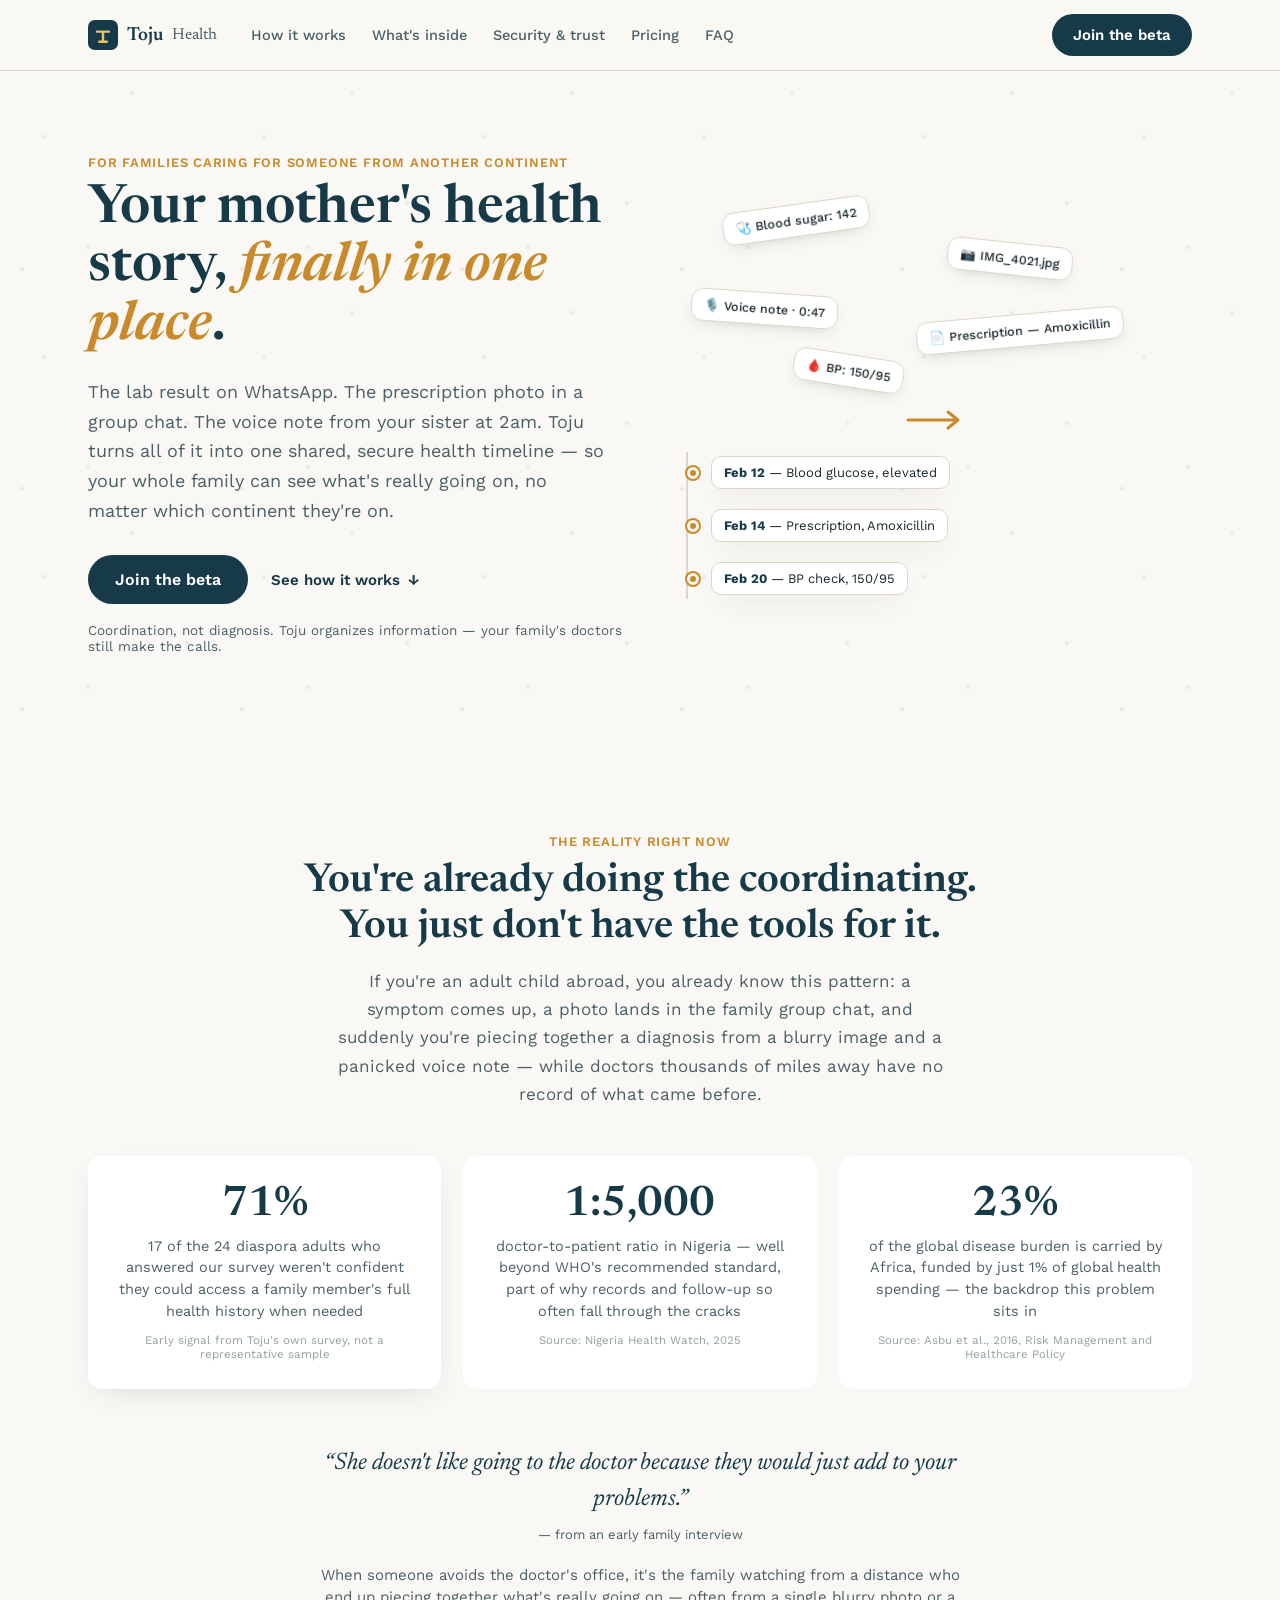
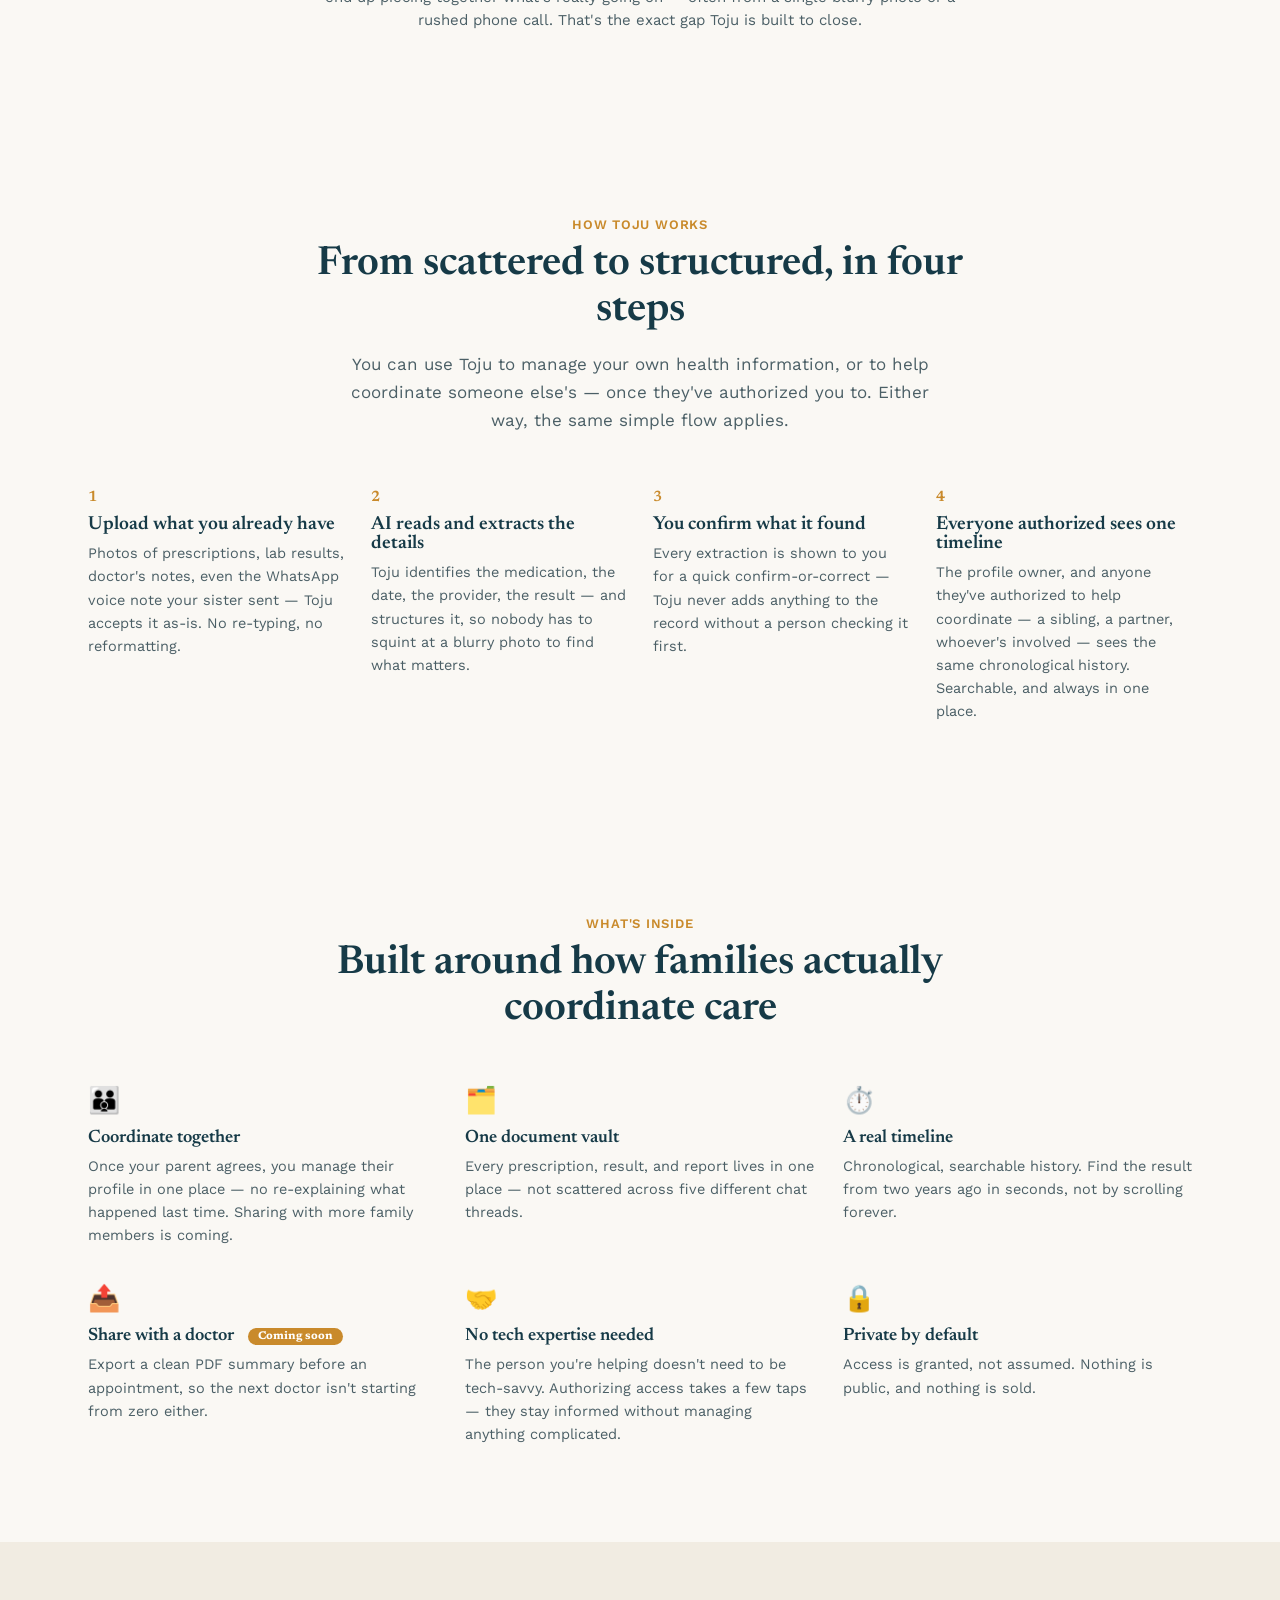
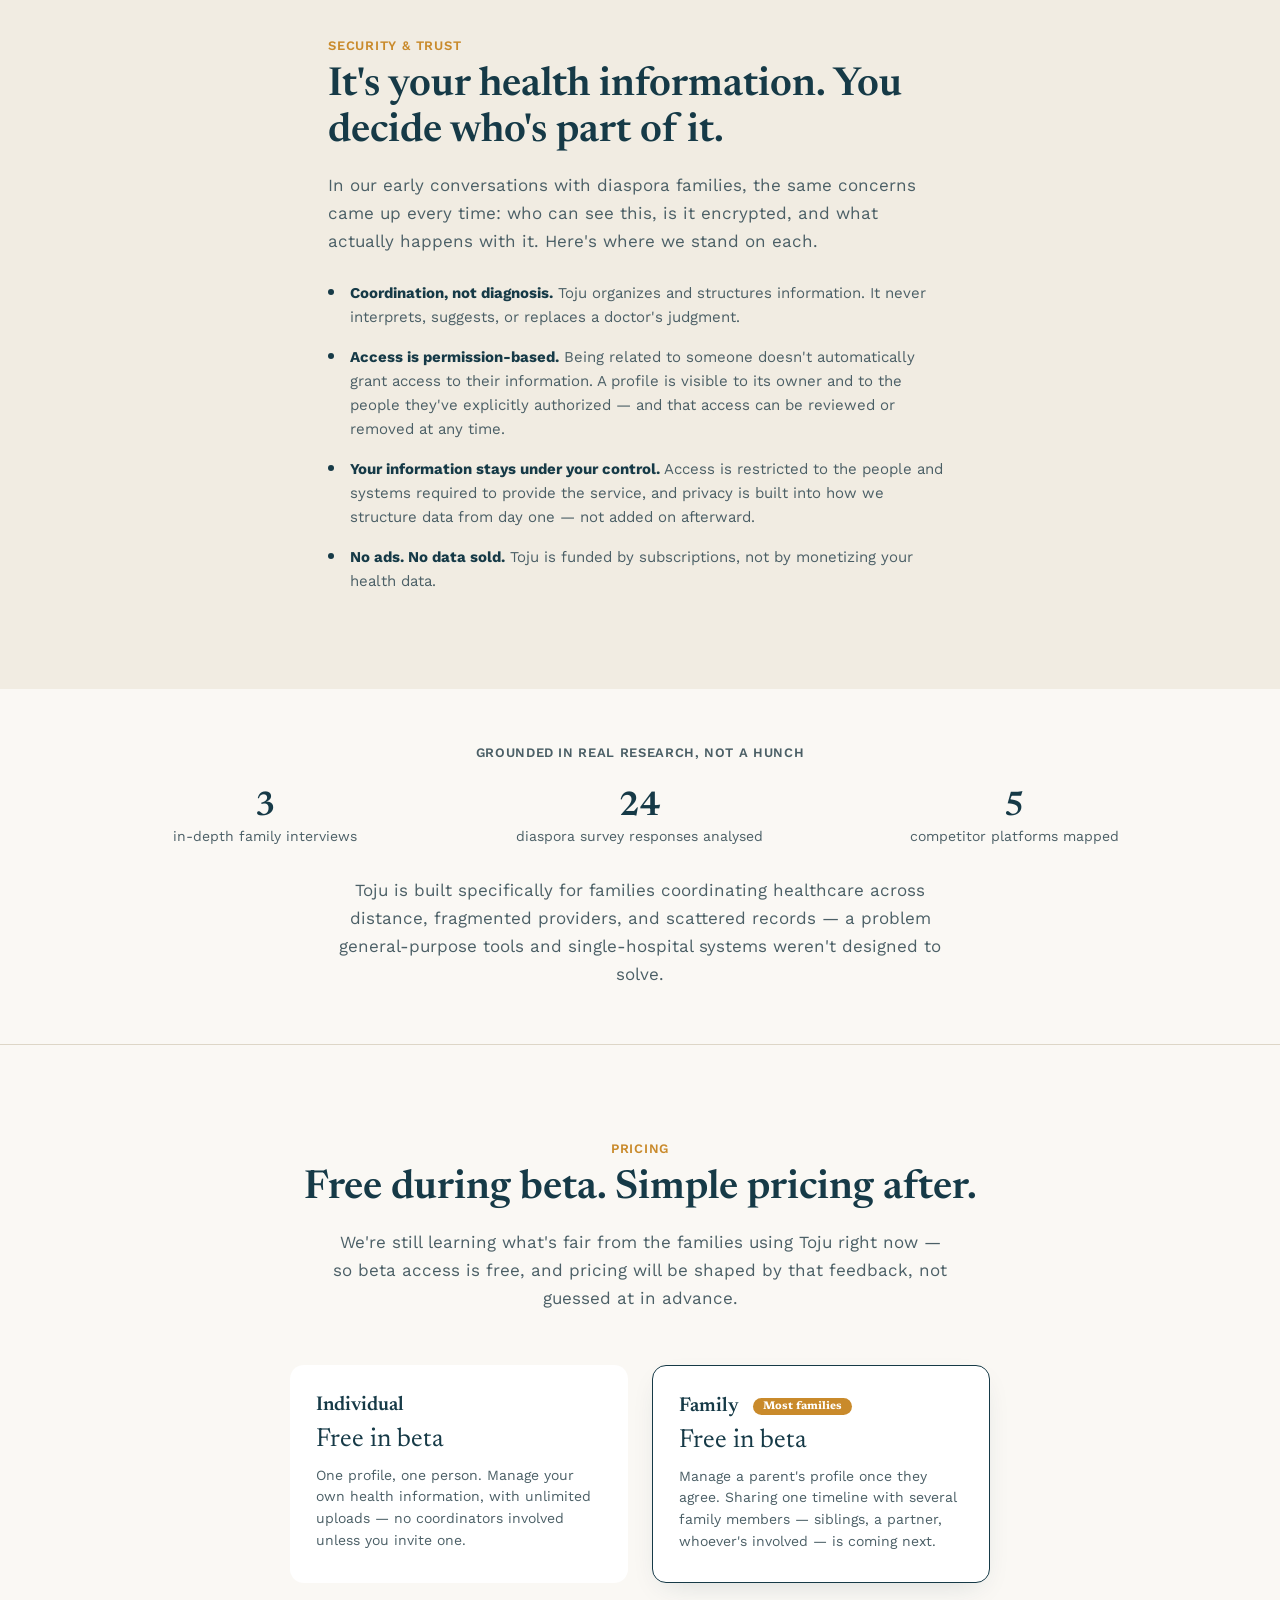
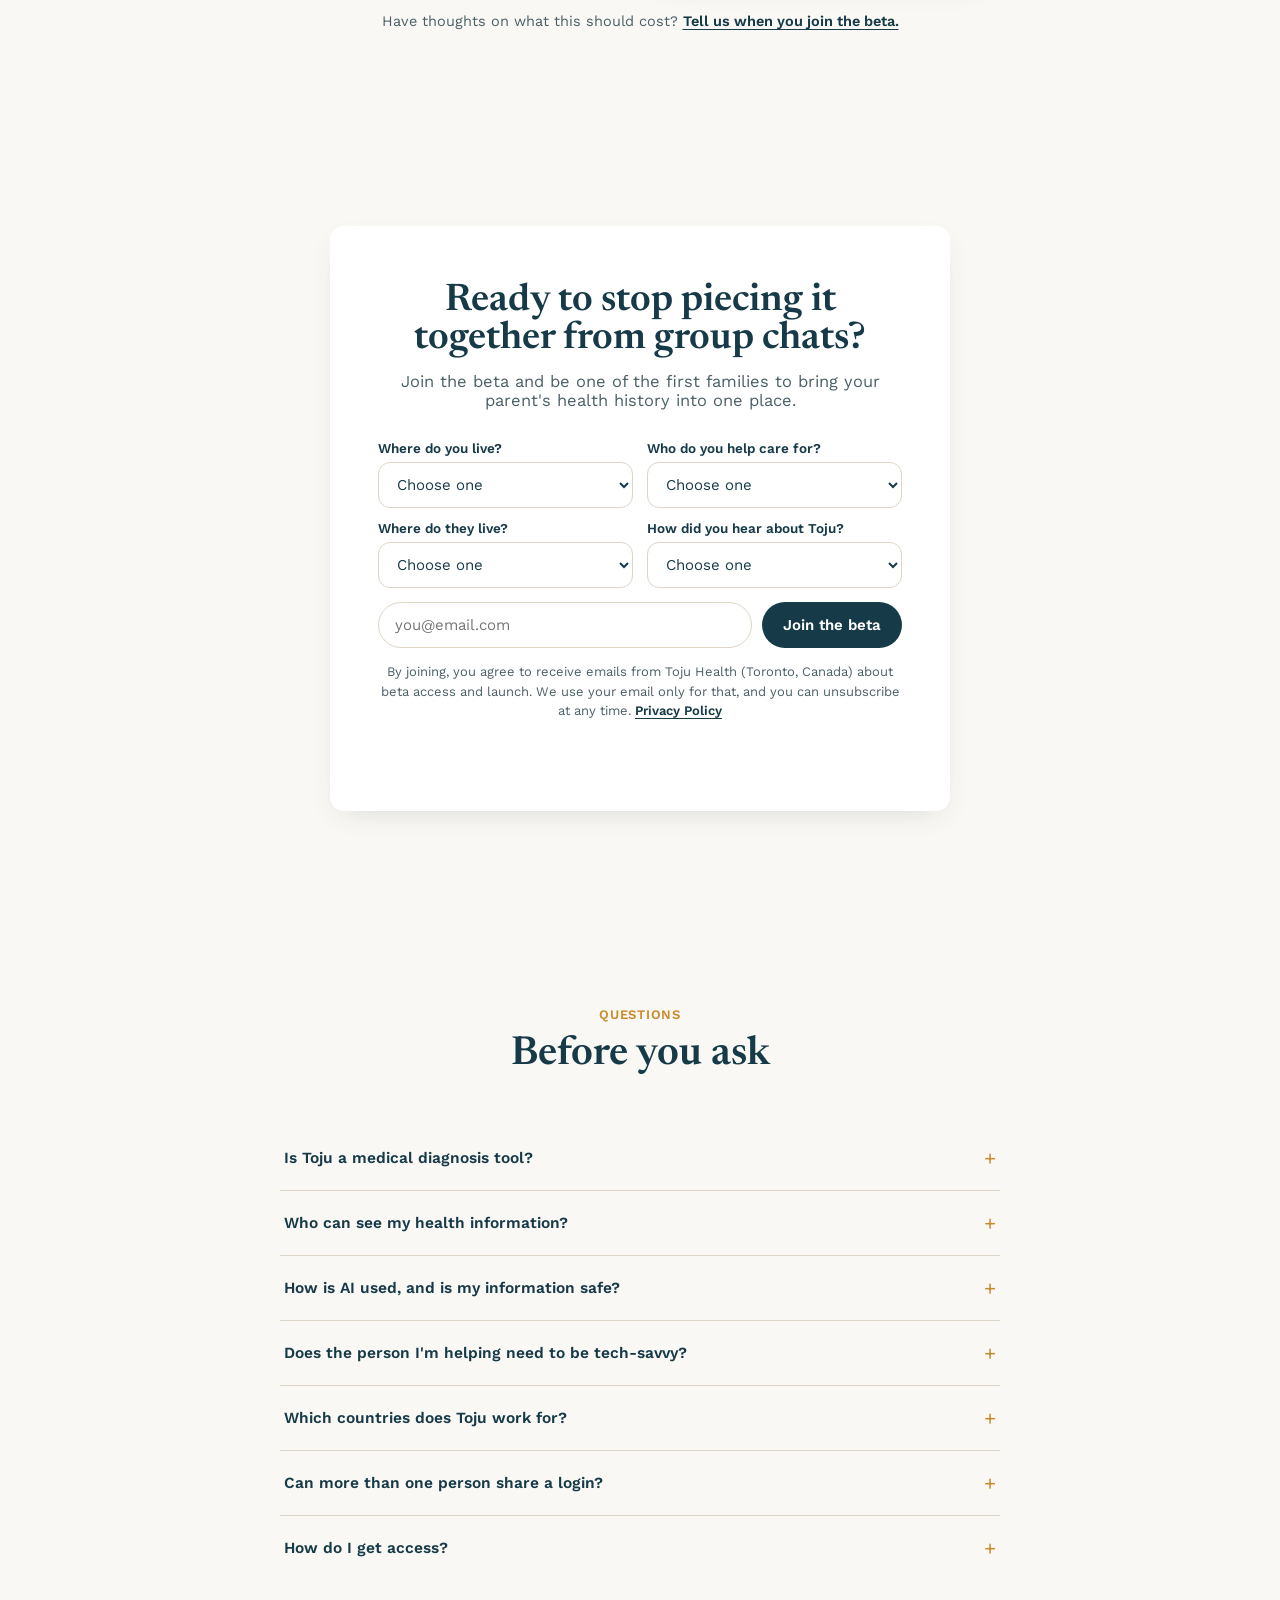
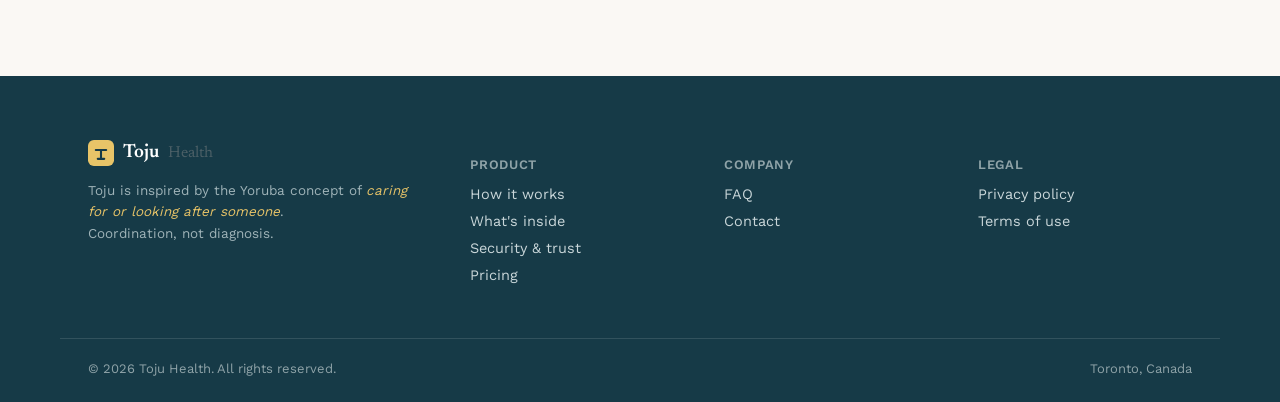
<file: index.html>
<!DOCTYPE html>
<html lang="en">
<head>
<meta charset="UTF-8">
<meta name="viewport" content="width=device-width, initial-scale=1.0">
<title>Toju Health — One health timeline for the family you're caring for from afar</title>
<meta name="description" content="Toju Health turns scattered WhatsApp photos, voice notes, and paper records into one shared, secure health timeline — so families can coordinate care across distance, with permission built into every step.">
<link rel="icon" href="data:image/svg+xml,<svg xmlns=%22http://www.w3.org/2000/svg%22 viewBox=%220 0 100 100%22><rect width=%22100%22 height=%22100%22 rx=%2222%22 fill=%22%23163A47%22/><path d=%22M30 38h40M50 38v34M38 72h24%22 stroke=%22%23E8C468%22 stroke-width=%228%22 stroke-linecap=%22round%22/></svg>">
<link rel="stylesheet" href="styles.css">
</head>
<body>

<!-- ============ NAV ============ -->
<header class="nav" id="nav">
  <div class="wrap nav__inner">
    <a href="#top" class="nav__logo">
      <span class="nav__mark" aria-hidden="true">
        <svg viewBox="0 0 40 40" width="30" height="30"><rect width="40" height="40" rx="9" fill="#163A47"/><path d="M12 15.5H28M20 15.5V29M15 29H25" stroke="#E8C468" stroke-width="3.2" stroke-linecap="round"/></svg>
      </span>
      Toju <span class="nav__logo-sub">Health</span>
    </a>
    <nav class="nav__links" id="navLinks">
      <a href="#how-it-works">How it works</a>
      <a href="#features">What's inside</a>
      <a href="#trust">Security &amp; trust</a>
      <a href="#pricing">Pricing</a>
      <a href="#faq">FAQ</a>
    </nav>
    <div class="nav__cta">
      <a href="#waitlist" class="btn btn--primary">Join the beta</a>
    </div>
    <button class="nav__burger" id="navBurger" aria-label="Open menu" aria-expanded="false">
      <span></span><span></span><span></span>
    </button>
  </div>
</header>

<main id="top">

  <!-- ============ HERO ============ -->
  <section class="hero">
    <div class="hero__pattern" aria-hidden="true"></div>
    <div class="wrap hero__inner">
      <div class="hero__copy">
        <p class="eyebrow">For families caring for someone from another continent</p>
        <h1>Your mother's health story, <em>finally in one place</em>.</h1>
        <p class="hero__lede">
          The lab result on WhatsApp. The prescription photo in a group chat. The voice note from your sister at 2am.
          Toju turns all of it into one shared, secure health timeline — so your whole family can see what's really going on, no matter which continent they're on.
        </p>
        <div class="hero__actions">
          <a href="#waitlist" class="btn btn--primary btn--lg">Join the beta</a>
          <a href="#how-it-works" class="btn btn--text">See how it works <span aria-hidden="true">↓</span></a>
        </div>
        <p class="hero__note">Coordination, not diagnosis. Toju organizes information — your family's doctors still make the calls.</p>
      </div>

      <div class="hero__visual" aria-hidden="true">
        <div class="chaos" id="chaosGroup">
          <div class="chaos__bubble b1">🩺 Blood sugar: 142</div>
          <div class="chaos__bubble b2">📷 IMG_4021.jpg</div>
          <div class="chaos__bubble b3">🎙️ Voice note · 0:47</div>
          <div class="chaos__bubble b4">📄 Prescription — Amoxicillin</div>
          <div class="chaos__bubble b5">🩸 BP: 150/95</div>
        </div>
        <svg class="arrow" viewBox="0 0 60 24" width="60" height="24"><path d="M2 12h50M42 4l10 8-10 8" stroke="#C98A2B" stroke-width="3" fill="none" stroke-linecap="round" stroke-linejoin="round"/></svg>
        <div class="timeline" id="timelineGroup">
          <div class="timeline__line"></div>
          <div class="timeline__node" style="--i:0"><span class="timeline__dot"></span><div class="timeline__card"><b>Feb 12</b> — Blood glucose, elevated</div></div>
          <div class="timeline__node" style="--i:1"><span class="timeline__dot"></span><div class="timeline__card"><b>Feb 14</b> — Prescription, Amoxicillin</div></div>
          <div class="timeline__node" style="--i:2"><span class="timeline__dot"></span><div class="timeline__card"><b>Feb 20</b> — BP check, 150/95</div></div>
        </div>
      </div>
    </div>
  </section>

  <!-- ============ PROBLEM ============ -->
  <section class="problem">
    <div class="wrap">
      <p class="eyebrow eyebrow--center">The reality right now</p>
      <h2 class="section-title section-title--center">You're already doing the coordinating.<br>You just don't have the tools for it.</h2>
      <p class="section-lede section-lede--center">
        If you're an adult child abroad, you already know this pattern: a symptom comes up, a photo lands in the family group chat,
        and suddenly you're piecing together a diagnosis from a blurry image and a panicked voice note — while doctors thousands of miles away have no record of what came before.
      </p>

      <div class="stat-grid">
        <div class="stat-card stat-card--lead">
          <span class="stat-card__num">71%</span>
          <span class="stat-card__label">17 of the 24 diaspora adults who answered our survey weren't confident they could access a family member's full health history when needed</span>
          <span class="stat-card__source">Early signal from Toju's own survey, not a representative sample</span>
        </div>
        <div class="stat-card">
          <span class="stat-card__num">1:5,000</span>
          <span class="stat-card__label">doctor-to-patient ratio in Nigeria — well beyond WHO's recommended standard, part of why records and follow-up so often fall through the cracks</span>
          <span class="stat-card__source">Source: Nigeria Health Watch, 2025</span>
        </div>
        <div class="stat-card">
          <span class="stat-card__num">23%</span>
          <span class="stat-card__label">of the global disease burden is carried by Africa, funded by just 1% of global health spending — the backdrop this problem sits in</span>
          <span class="stat-card__source">Source: Asbu et al., 2016, Risk Management and Healthcare Policy</span>
        </div>
      </div>

      <div class="problem__quote">
        <p>“She doesn't like going to the doctor because they would just add to your problems.”</p>
        <span>— from an early family interview</span>
        <p class="problem__quote-bridge">When someone avoids the doctor's office, it's the family watching from a distance who end up piecing together what's really going on — often from a single blurry photo or a rushed phone call. That's the exact gap Toju is built to close.</p>
      </div>
    </div>
  </section>

  <!-- ============ HOW IT WORKS ============ -->
  <section class="how" id="how-it-works">
    <div class="wrap">
      <p class="eyebrow eyebrow--center">How Toju works</p>
      <h2 class="section-title section-title--center">From scattered to structured, in four steps</h2>
      <p class="section-lede section-lede--center">
        You can use Toju to manage your own health information, or to help coordinate someone else's — once they've authorized you to.
        Either way, the same simple flow applies.
      </p>

      <div class="how__grid">
        <div class="how__step">
          <span class="how__num">1</span>
          <h3>Upload what you already have</h3>
          <p>Photos of prescriptions, lab results, doctor's notes, even the WhatsApp voice note your sister sent — Toju accepts it as-is. No re-typing, no reformatting.</p>
        </div>
        <div class="how__step">
          <span class="how__num">2</span>
          <h3>AI reads and extracts the details</h3>
          <p>Toju identifies the medication, the date, the provider, the result — and structures it, so nobody has to squint at a blurry photo to find what matters.</p>
        </div>
        <div class="how__step">
          <span class="how__num">3</span>
          <h3>You confirm what it found</h3>
          <p>Every extraction is shown to you for a quick confirm-or-correct — Toju never adds anything to the record without a person checking it first.</p>
        </div>
        <div class="how__step">
          <span class="how__num">4</span>
          <h3>Everyone authorized sees one timeline</h3>
          <p>The profile owner, and anyone they've authorized to help coordinate — a sibling, a partner, whoever's involved — sees the same chronological history. Searchable, and always in one place.</p>
        </div>
      </div>
    </div>
  </section>

  <!-- ============ FEATURES ============ -->
  <section class="features" id="features">
    <div class="wrap">
      <p class="eyebrow eyebrow--center">What's inside</p>
      <h2 class="section-title section-title--center">Built around how families actually coordinate care</h2>

      <div class="feature-grid">
        <div class="feature">
          <div class="feature__icon" aria-hidden="true">👪</div>
          <h3>Coordinate together</h3>
          <p>Once your parent agrees, you manage their profile in one place — no re-explaining what happened last time. Sharing with more family members is coming.</p>
        </div>
        <div class="feature">
          <div class="feature__icon" aria-hidden="true">🗂️</div>
          <h3>One document vault</h3>
          <p>Every prescription, result, and report lives in one place — not scattered across five different chat threads.</p>
        </div>
        <div class="feature">
          <div class="feature__icon" aria-hidden="true">⏱️</div>
          <h3>A real timeline</h3>
          <p>Chronological, searchable history. Find the result from two years ago in seconds, not by scrolling forever.</p>
        </div>
        <div class="feature">
          <div class="feature__icon" aria-hidden="true">📤</div>
          <h3>Share with a doctor <span class="price-card__tag">Coming soon</span></h3>
          <p>Export a clean PDF summary before an appointment, so the next doctor isn't starting from zero either.</p>
        </div>
        <div class="feature">
          <div class="feature__icon" aria-hidden="true">🤝</div>
          <h3>No tech expertise needed</h3>
          <p>The person you're helping doesn't need to be tech-savvy. Authorizing access takes a few taps — they stay informed without managing anything complicated.</p>
        </div>
        <div class="feature">
          <div class="feature__icon" aria-hidden="true">🔒</div>
          <h3>Private by default</h3>
          <p>Access is granted, not assumed. Nothing is public, and nothing is sold.</p>
        </div>
      </div>
    </div>
  </section>

  <!-- ============ TRUST ============ -->
  <section class="trust" id="trust">
    <div class="wrap trust__inner">
      <div class="trust__copy">
        <p class="eyebrow">Security &amp; trust</p>
        <h2 class="section-title">It's your health information. You decide who's part of it.</h2>
        <p class="section-lede">
          In our early conversations with diaspora families, the same concerns came up every time: who can see this, is it encrypted, and what actually happens with it.
          Here's where we stand on each.
        </p>
        <ul class="trust__list">
          <li><b>Coordination, not diagnosis.</b> Toju organizes and structures information. It never interprets, suggests, or replaces a doctor's judgment.</li>
          <li><b>Access is permission-based.</b> Being related to someone doesn't automatically grant access to their information. A profile is visible to its owner and to the people they've explicitly authorized — and that access can be reviewed or removed at any time.</li>
          <li><b>Your information stays under your control.</b> Access is restricted to the people and systems required to provide the service, and privacy is built into how we structure data from day one — not added on afterward.</li>
          <li><b>No ads. No data sold.</b> Toju is funded by subscriptions, not by monetizing your health data.</li>
        </ul>
      </div>
    </div>
  </section>

  <!-- ============ VALIDATION / INVESTOR STRIP ============ -->
  <section class="validation">
    <div class="wrap">
      <p class="validation__label">Grounded in real research, not a hunch</p>
      <div class="validation__row">
        <div class="validation__item"><span>3</span>in-depth family interviews</div>
        <div class="validation__item"><span>24</span>diaspora survey responses analysed</div>
        <div class="validation__item"><span>5</span>competitor platforms mapped</div>
      </div>
      <p class="section-lede section-lede--center" style="margin-top:32px;">
        Toju is built specifically for families coordinating healthcare across distance, fragmented providers, and scattered records —
        a problem general-purpose tools and single-hospital systems weren't designed to solve.
      </p>
    </div>
  </section>

  <!-- ============ PRICING ============ -->
  <section class="pricing" id="pricing">
    <div class="wrap">
      <p class="eyebrow eyebrow--center">Pricing</p>
      <h2 class="section-title section-title--center">Free during beta. Simple pricing after.</h2>
      <p class="section-lede section-lede--center">
        We're still learning what's fair from the families using Toju right now — so beta access is free, and pricing will be shaped by that feedback, not guessed at in advance.
      </p>
      <div class="pricing__grid">
        <div class="price-card">
          <h3>Individual</h3>
          <p class="price-card__amount">Free in beta</p>
          <p class="price-card__note">One profile, one person. Manage your own health information, with unlimited uploads — no coordinators involved unless you invite one.</p>
        </div>
        <div class="price-card price-card--highlight">
          <h3>Family <span class="price-card__tag">Most families</span></h3>
          <p class="price-card__amount">Free in beta</p>
          <p class="price-card__note">Manage a parent's profile once they agree. Sharing one timeline with several family members — siblings, a partner, whoever's involved — is coming next.</p>
        </div>
      </div>
      <p class="pricing__foot">Have thoughts on what this should cost? <a href="#waitlist">Tell us when you join the beta.</a></p>
    </div>
  </section>

  <!-- ============ WAITLIST / CTA ============ -->
  <section class="waitlist" id="waitlist">
    <div class="wrap waitlist__inner">
      <h2>Ready to stop piecing it together from group chats?</h2>
      <p>Join the beta and be one of the first families to bring your parent's health history into one place.</p>
      <form class="waitlist__form" id="waitlistForm">
        <div class="waitlist__fields">
          <label class="waitlist__field">
            <span>Where do you live?</span>
            <select name="lives_in" required>
              <option value="" disabled selected>Choose one</option>
              <option>Canada</option>
              <option>United States</option>
              <option>United Kingdom</option>
              <option>Nigeria</option>
              <option>Somewhere else</option>
            </select>
          </label>
          <label class="waitlist__field">
            <span>Who do you help care for?</span>
            <select name="cares_for" required>
              <option value="" disabled selected>Choose one</option>
              <option>A parent</option>
              <option>A grandparent</option>
              <option>Another relative</option>
              <option>Myself</option>
              <option>Someone else</option>
            </select>
          </label>
          <label class="waitlist__field">
            <span>Where do they live?</span>
            <select name="cares_for_location" required>
              <option value="" disabled selected>Choose one</option>
              <option>Nigeria</option>
              <option>Ghana</option>
              <option>Kenya</option>
              <option>Canada</option>
              <option>Somewhere else</option>
            </select>
          </label>
          <label class="waitlist__field">
            <span>How did you hear about Toju?</span>
            <select name="heard_from" required>
              <option value="" disabled selected>Choose one</option>
              <option>Instagram</option>
              <option>LinkedIn</option>
              <option>A friend or family member</option>
              <option>Church or community group</option>
              <option>An event</option>
              <option>Somewhere else</option>
            </select>
          </label>
        </div>
        <div class="waitlist__row">
          <input type="email" name="email" placeholder="you@email.com" required aria-label="Email address">
          <button type="submit" class="btn btn--primary">Join the beta</button>
        </div>
      </form>
      <p class="waitlist__consent">By joining, you agree to receive emails from Toju Health (Toronto, Canada) about beta access and launch. We use your email only for that, and you can unsubscribe at any time. <a href="/privacy.html">Privacy Policy</a></p>
      <p class="waitlist__status" id="waitlistStatus" role="status"></p>
    </div>
  </section>

  <!-- ============ FAQ ============ -->
  <section class="faq" id="faq">
    <div class="wrap">
      <p class="eyebrow eyebrow--center">Questions</p>
      <h2 class="section-title section-title--center">Before you ask</h2>

      <div class="faq__list">
        <details class="faq__item">
          <summary>Is Toju a medical diagnosis tool?</summary>
          <p>No. Toju organizes and structures the information your family already has — documents, results, notes. It never interprets results or suggests treatment. That stays with your doctors.</p>
        </details>
        <details class="faq__item">
          <summary>Who can see my health information?</summary>
          <p>Only the account that manages the profile, and only after the person whose information it is has agreed. Being related to someone doesn't automatically grant access. That person can withdraw their agreement at any time, and withdrawing deletes their records.</p>
        </details>
        <details class="faq__item">
          <summary>How is AI used, and is my information safe?</summary>
          <p>Toju uses AI to help read and organize the documents you upload — pulling out things like medication names, dates, and results. It doesn't diagnose anything, and you review and confirm every extraction before it's added to your timeline. Your documents are stored privately, and we don't use your health information to train AI. The details are in our <a href="/privacy.html" style="text-decoration:underline;">privacy policy</a>.</p>
        </details>
        <details class="faq__item">
          <summary>Does the person I'm helping need to be tech-savvy?</summary>
          <p>No. Authorizing someone to help coordinate is designed to be quick and simple, even for someone who's never used an app like this. They stay informed and in control throughout — Toju doesn't need them to manage complicated settings.</p>
        </details>
        <details class="faq__item">
          <summary>Which countries does Toju work for?</summary>
          <p>Toju is built for African diaspora families. We're starting with families in Canada coordinating care for relatives in Nigeria, and our <a href="/privacy.html" style="text-decoration:underline;">privacy policy</a> describes how it applies there.</p>
        </details>
        <details class="faq__item">
          <summary>Can more than one person share a login?</summary>
          <p>We recommend everyone use their own account. That way access stays tied to a real person, and can be reviewed or removed individually rather than all at once.</p>
        </details>
        <details class="faq__item">
          <summary>How do I get access?</summary>
          <p>Join the beta waitlist above. We're onboarding in small groups so we can get feedback right as people use it.</p>
        </details>
      </div>
    </div>
  </section>

</main>

<!-- ============ FOOTER ============ -->
<footer class="footer">
  <div class="wrap footer__inner">
    <div class="footer__brand">
      <a href="#top" class="nav__logo footer__logo">
        <span class="nav__mark" aria-hidden="true">
          <svg viewBox="0 0 40 40" width="26" height="26"><rect width="40" height="40" rx="9" fill="#E8C468"/><path d="M12 15.5H28M20 15.5V29M15 29H25" stroke="#163A47" stroke-width="3.2" stroke-linecap="round"/></svg>
        </span>
        Toju <span class="nav__logo-sub">Health</span>
      </a>
      <p class="footer__tagline">Toju is inspired by the Yoruba concept of <em>caring for or looking after someone</em>.<br>Coordination, not diagnosis.</p>
    </div>
    <div class="footer__col">
      <h4>Product</h4>
      <a href="#how-it-works">How it works</a>
      <a href="#features">What's inside</a>
      <a href="#trust">Security &amp; trust</a>
      <a href="#pricing">Pricing</a>
    </div>
    <div class="footer__col">
      <h4>Company</h4>
      <a href="#faq">FAQ</a>
      <a href="mailto:abolaji@toju.health">Contact</a>
    </div>
    <div class="footer__col">
      <h4>Legal</h4>
      <a href="/privacy.html">Privacy policy</a>
      <a href="/terms.html">Terms of use</a>
    </div>
  </div>
  <div class="wrap footer__bottom">
    <span>© <span id="year"></span> Toju Health. All rights reserved.</span>
    <span>Toronto, Canada</span>
  </div>
</footer>

<script src="script.js"></script>
</body>
</html>
</file>
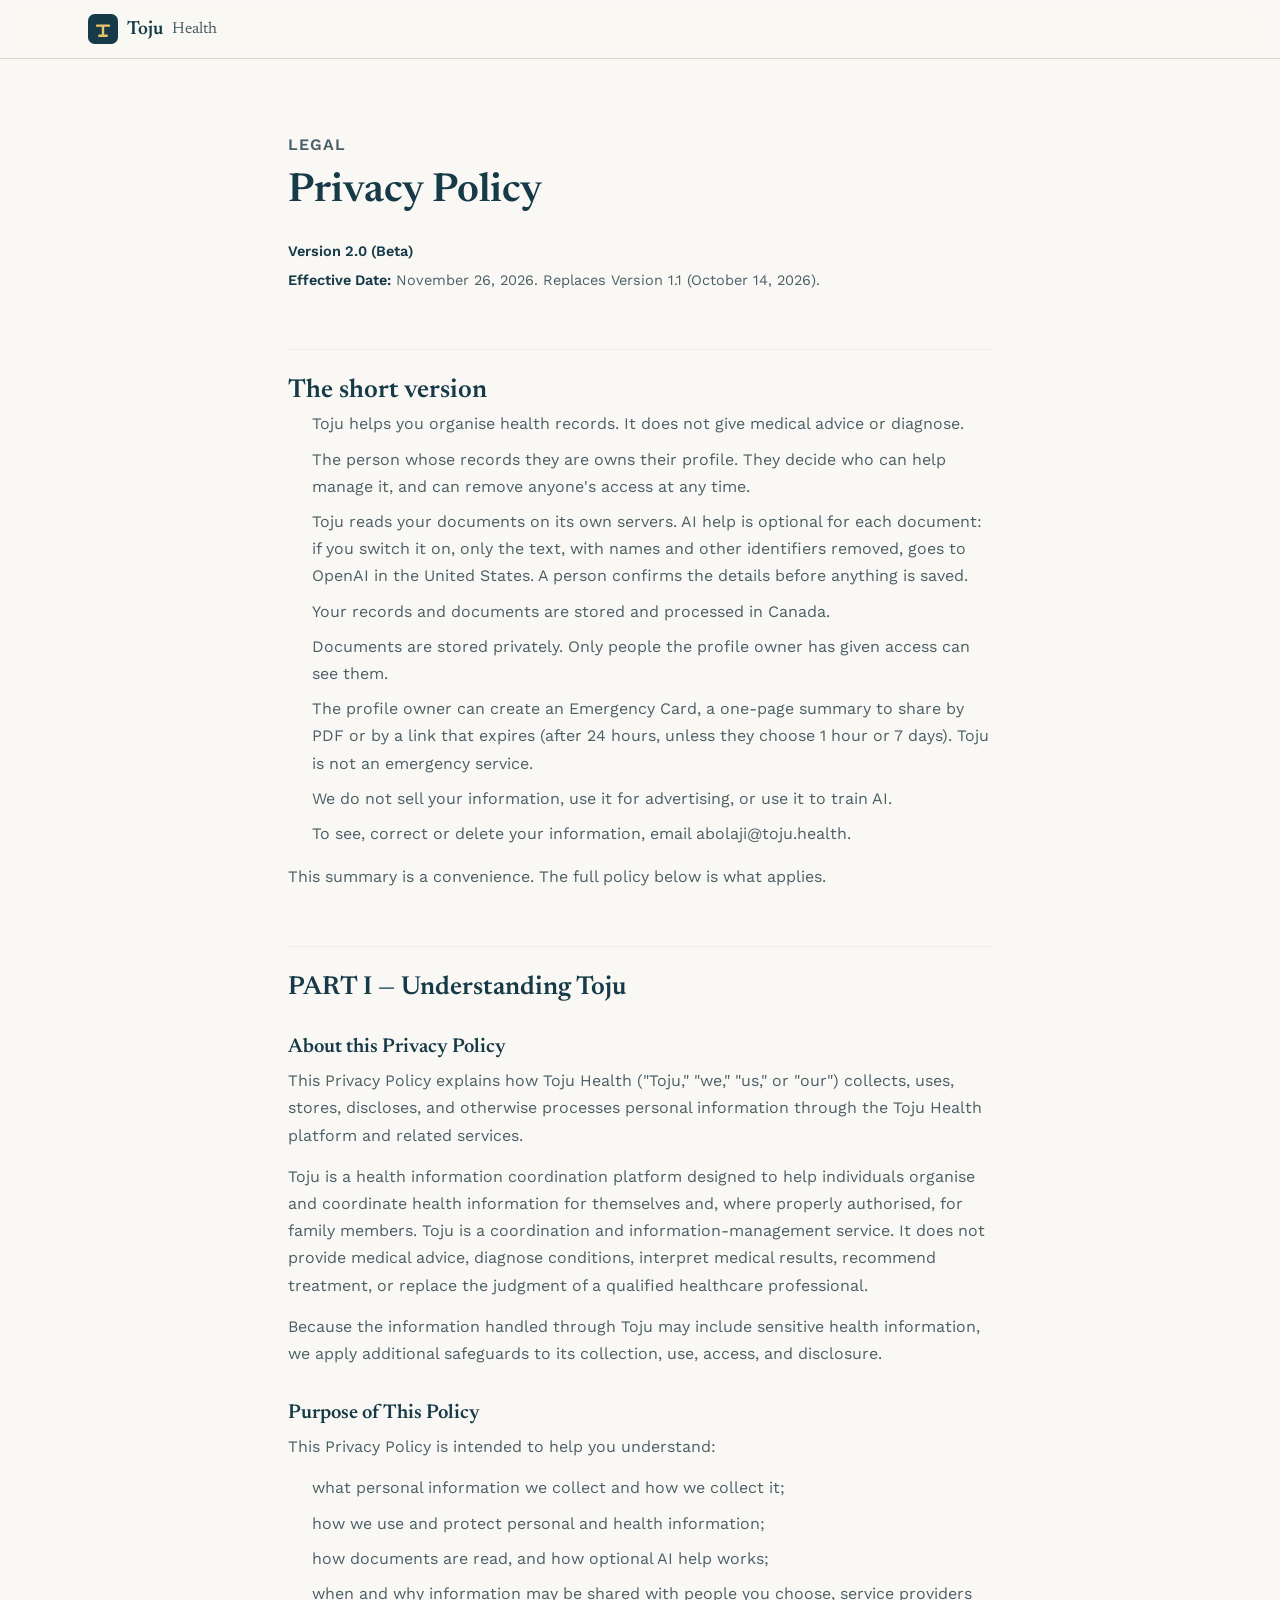
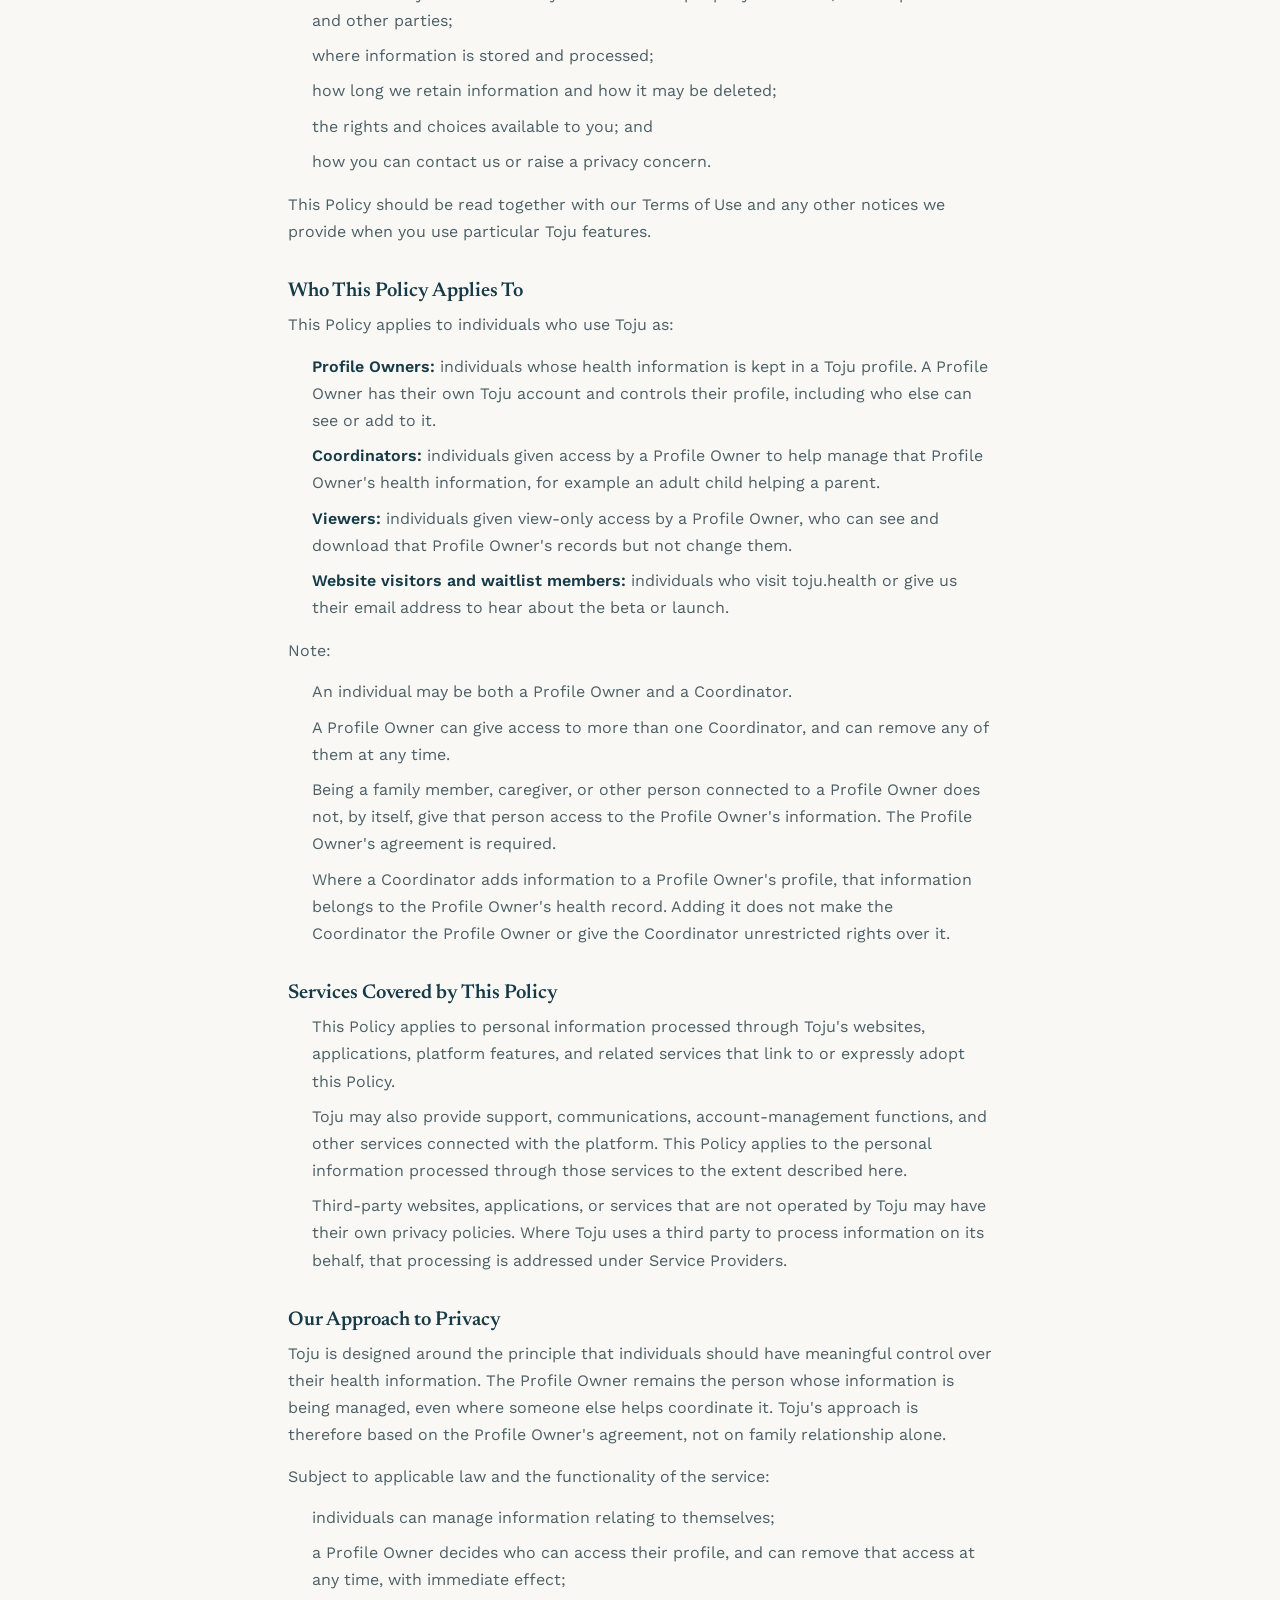
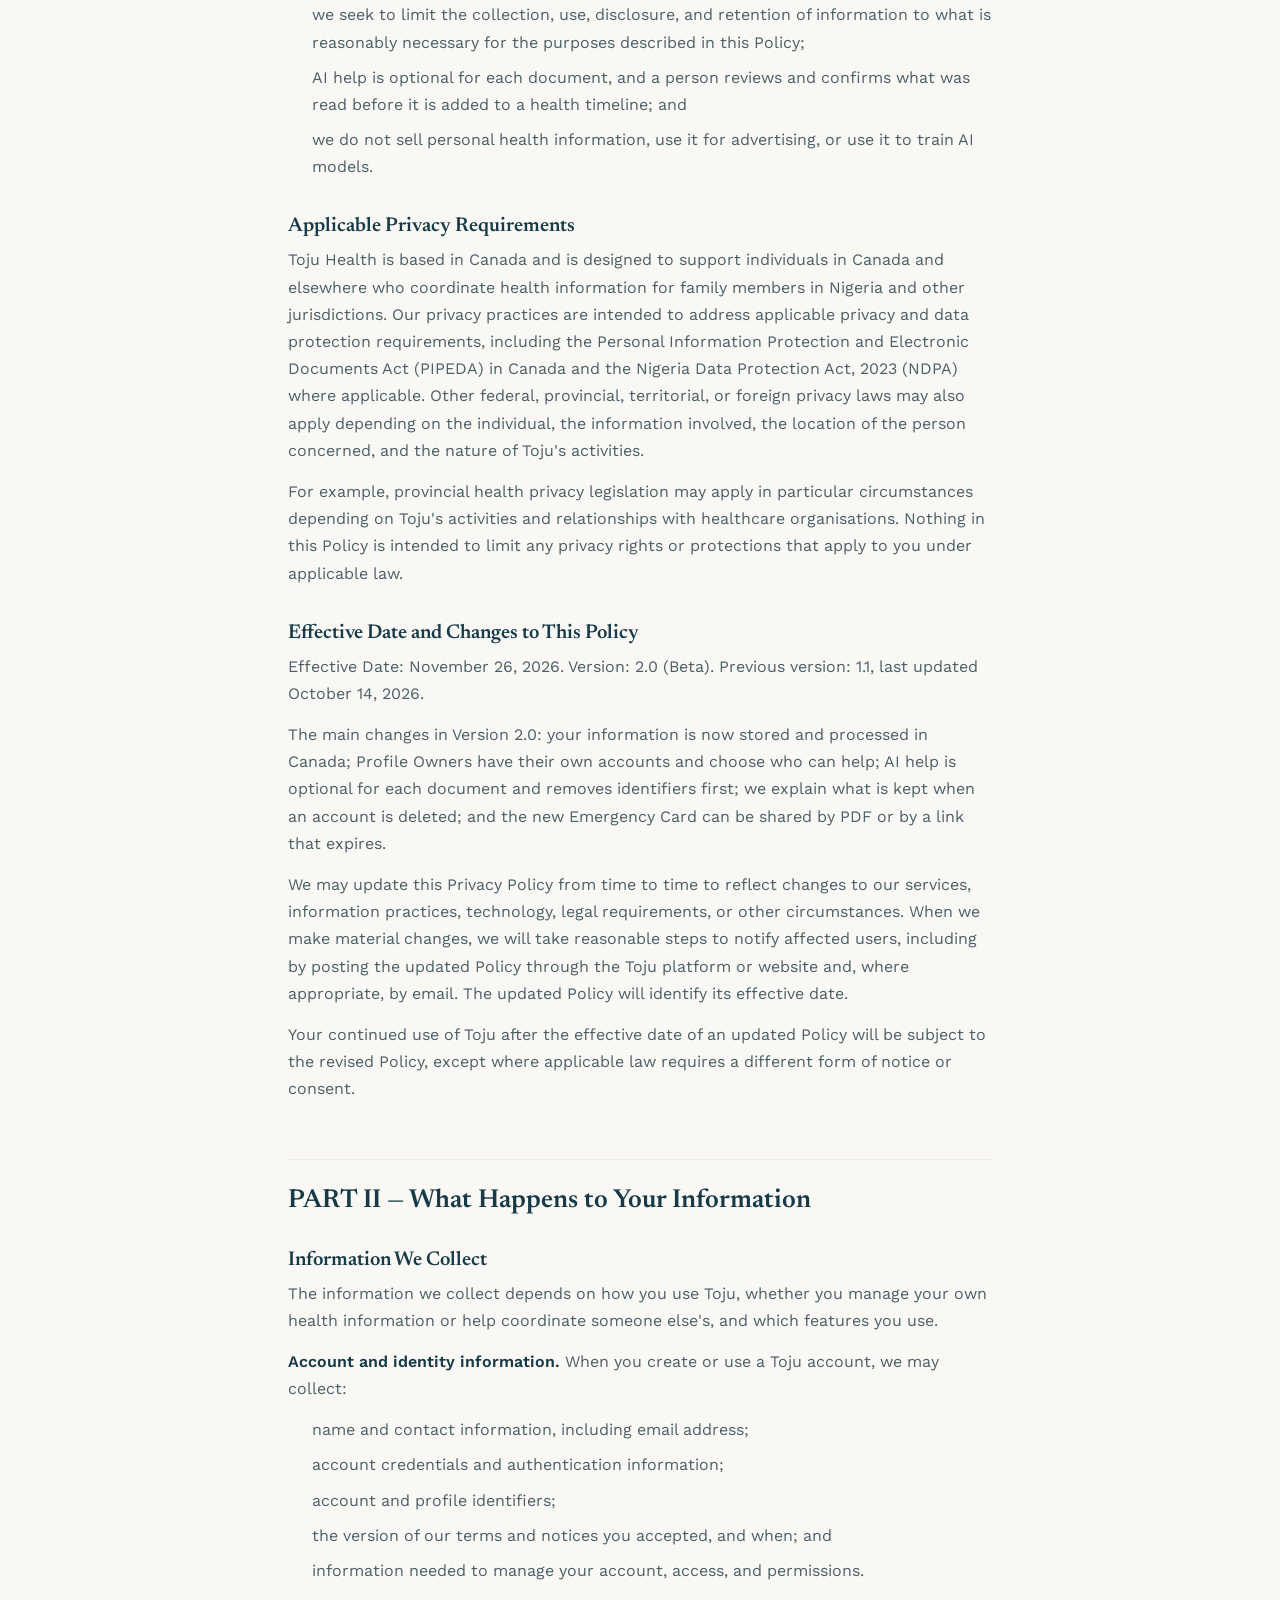
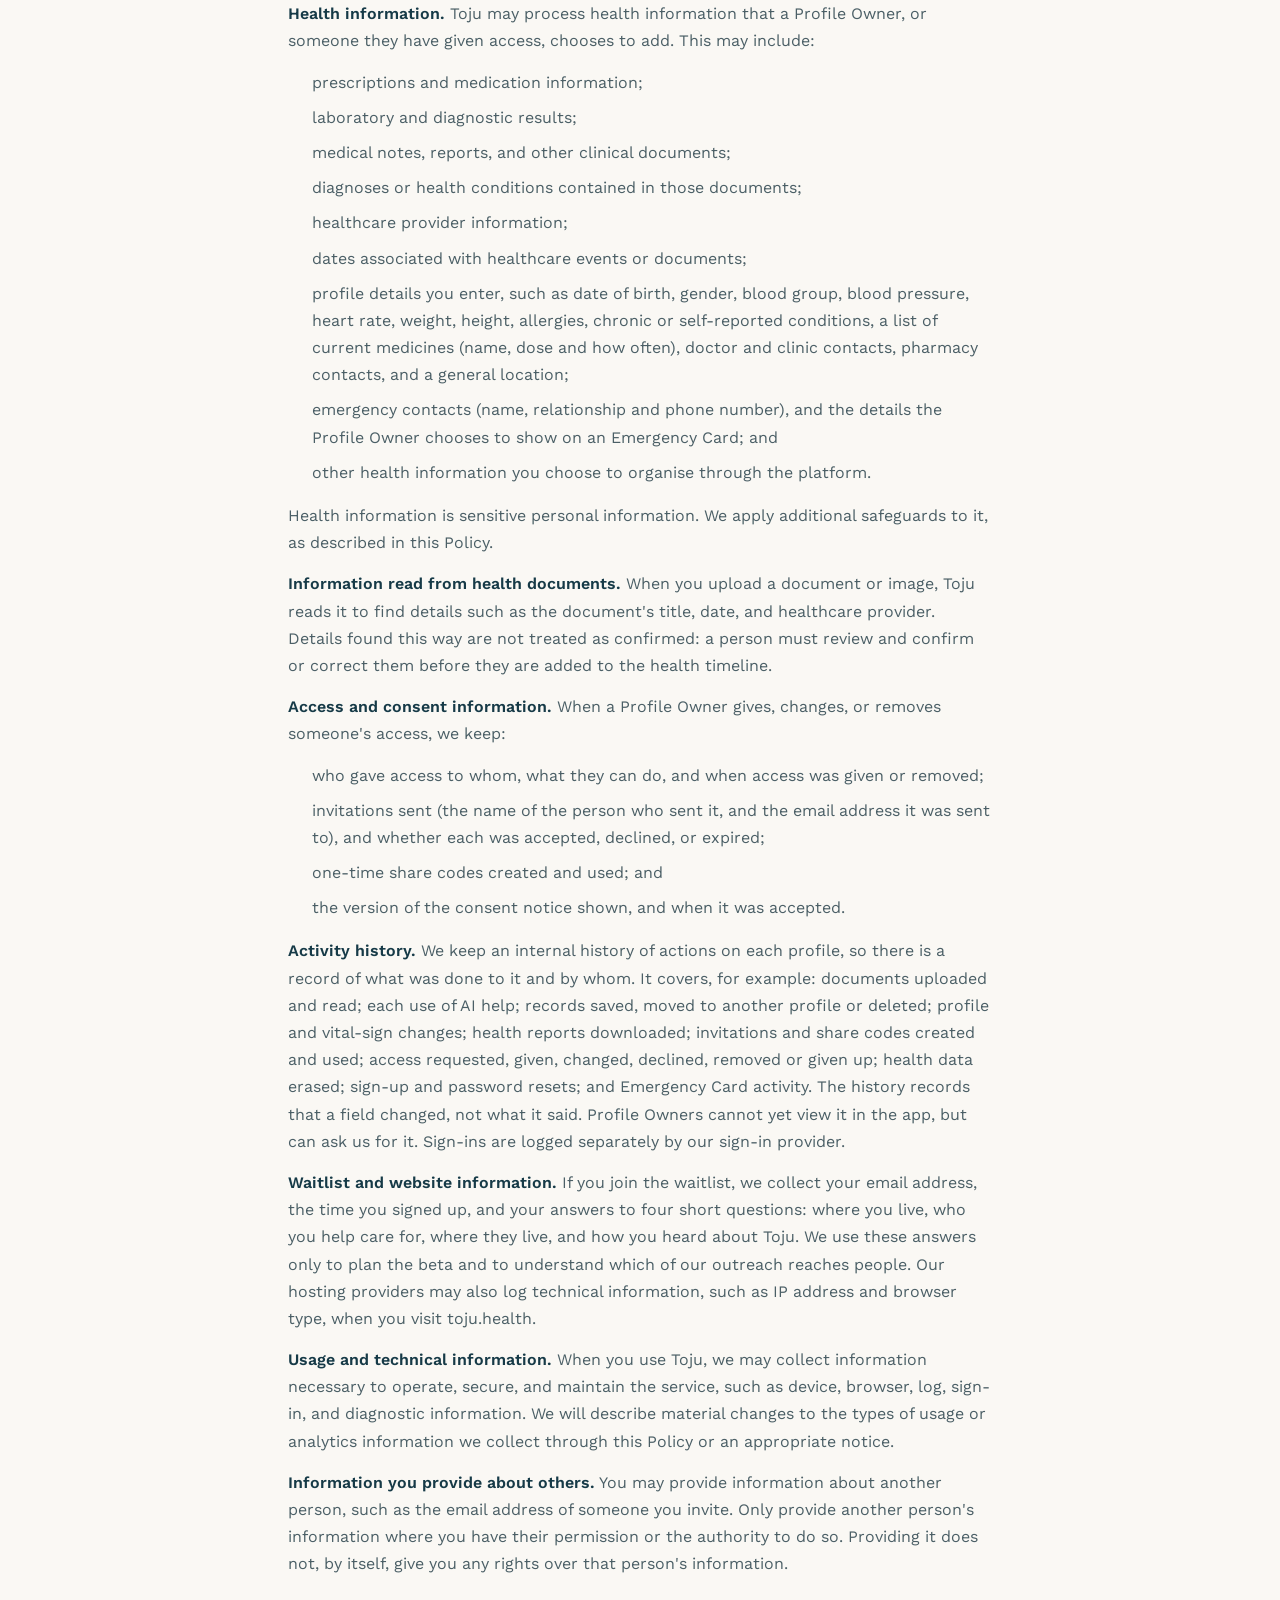
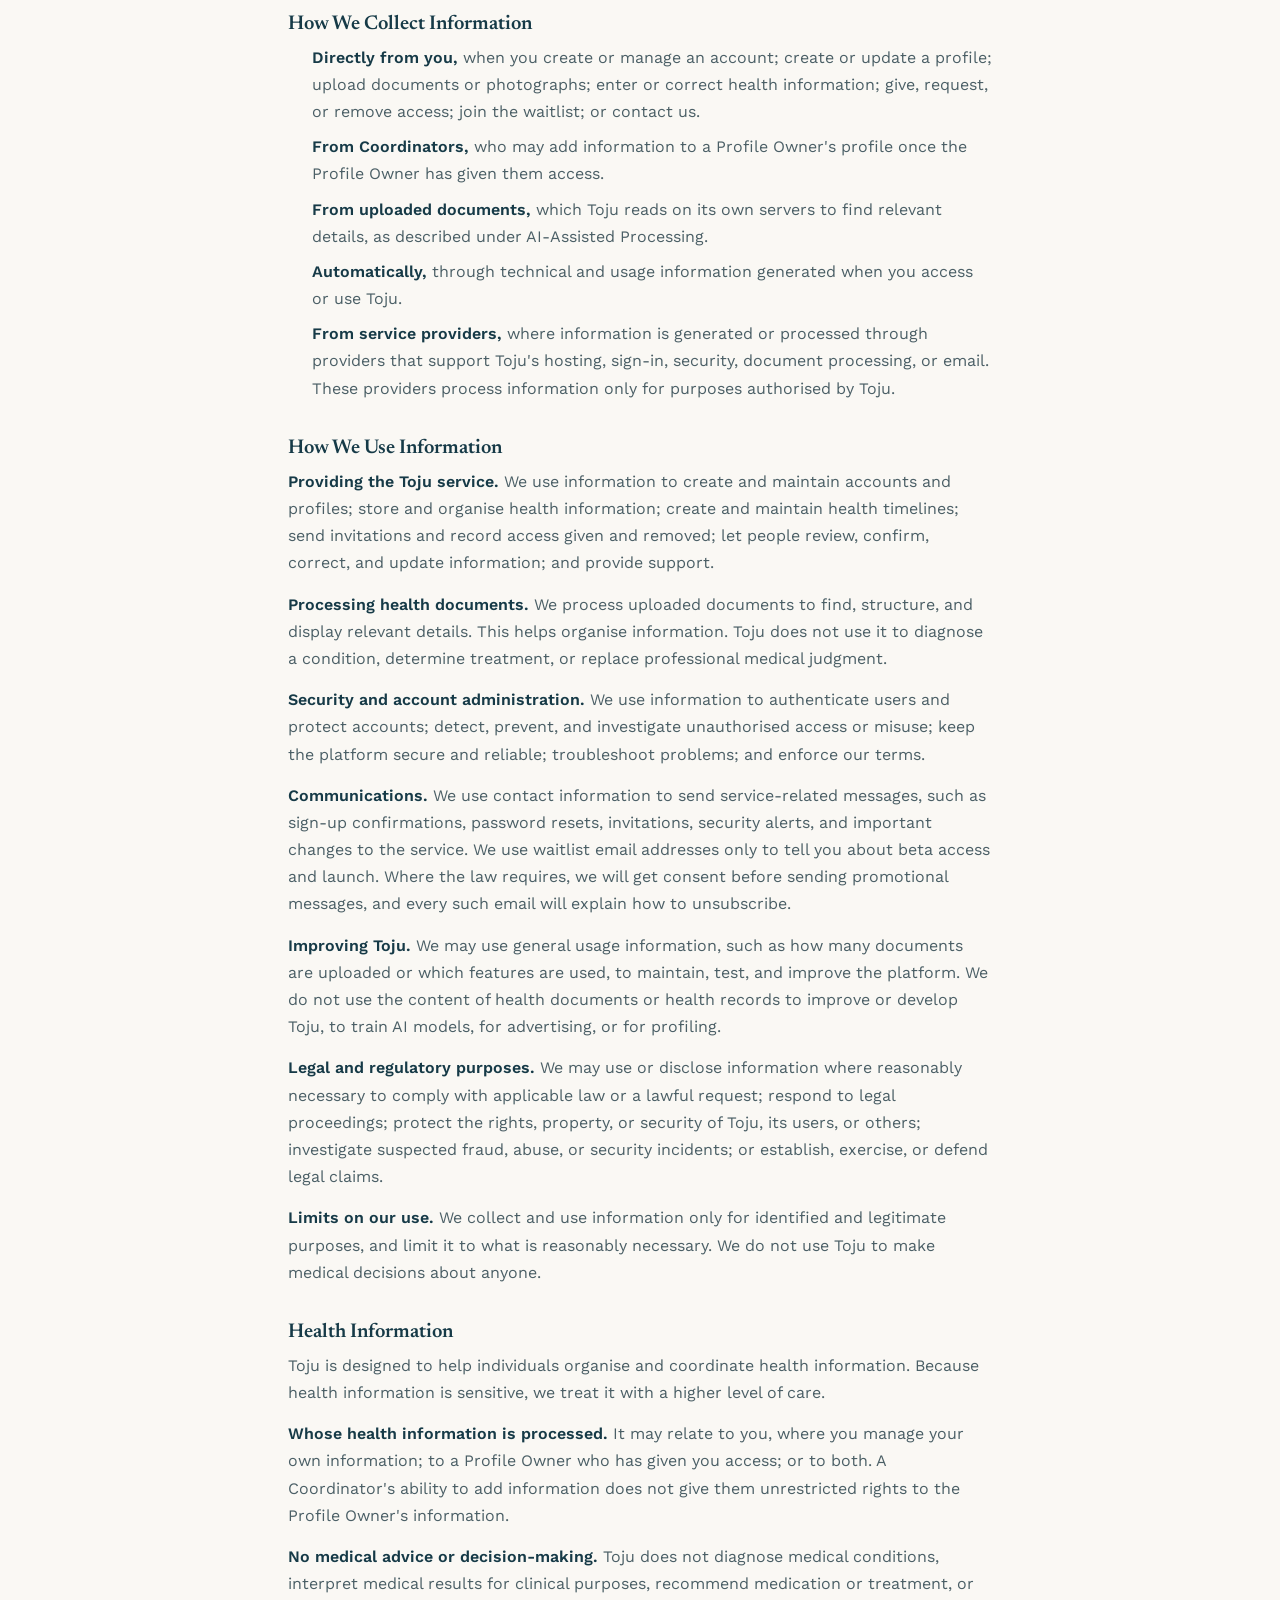
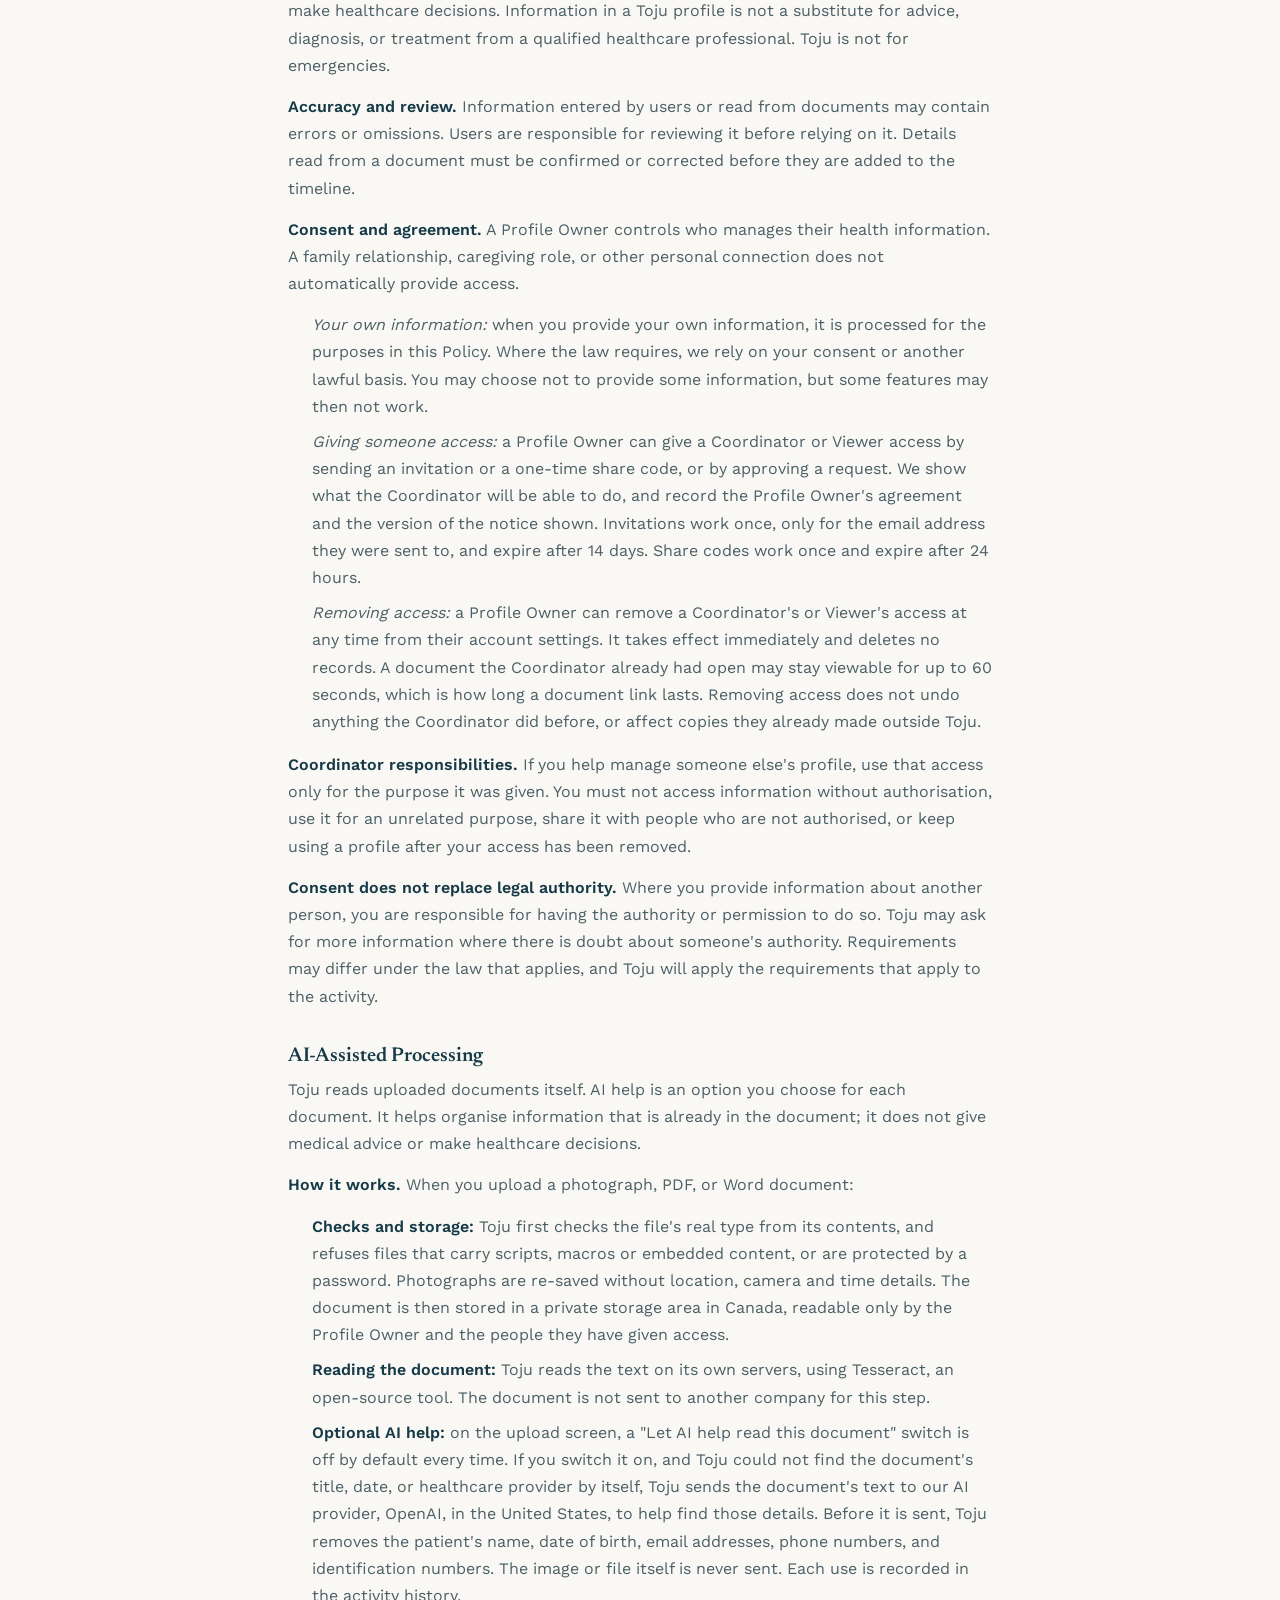
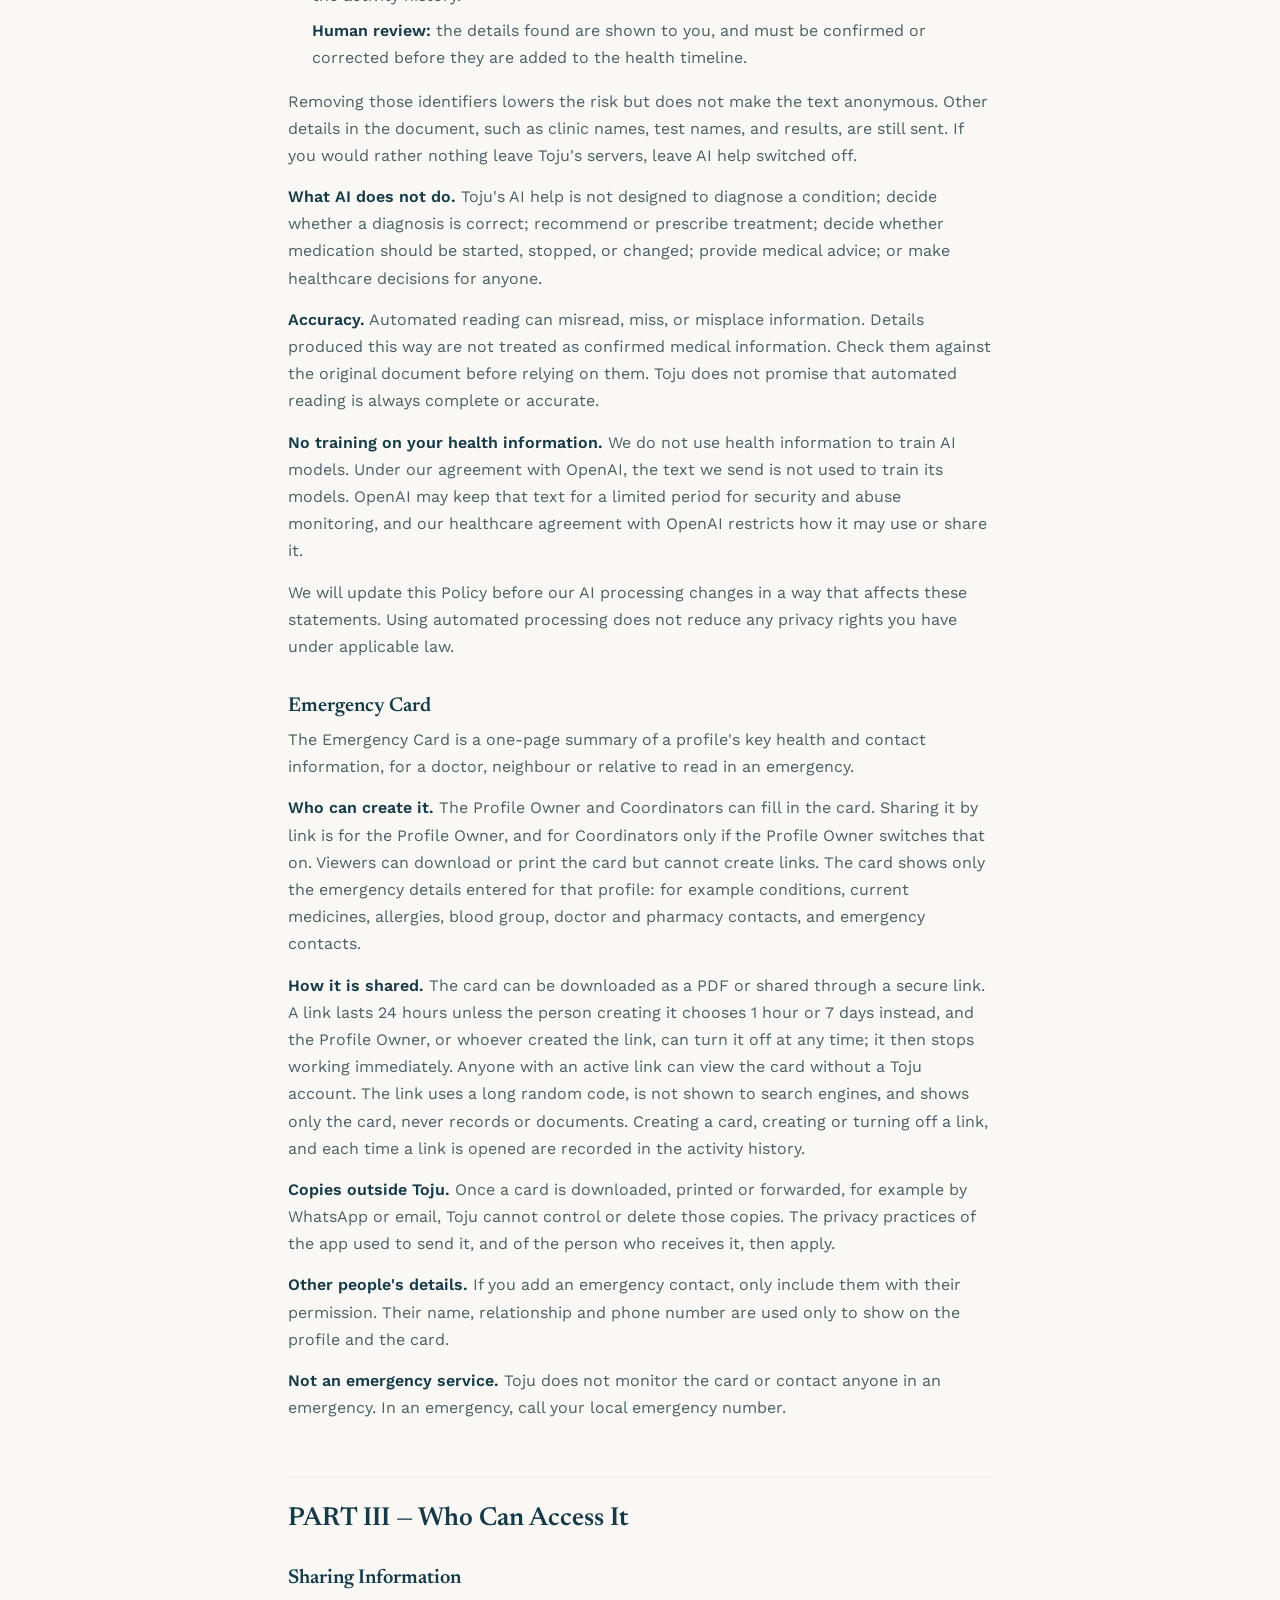
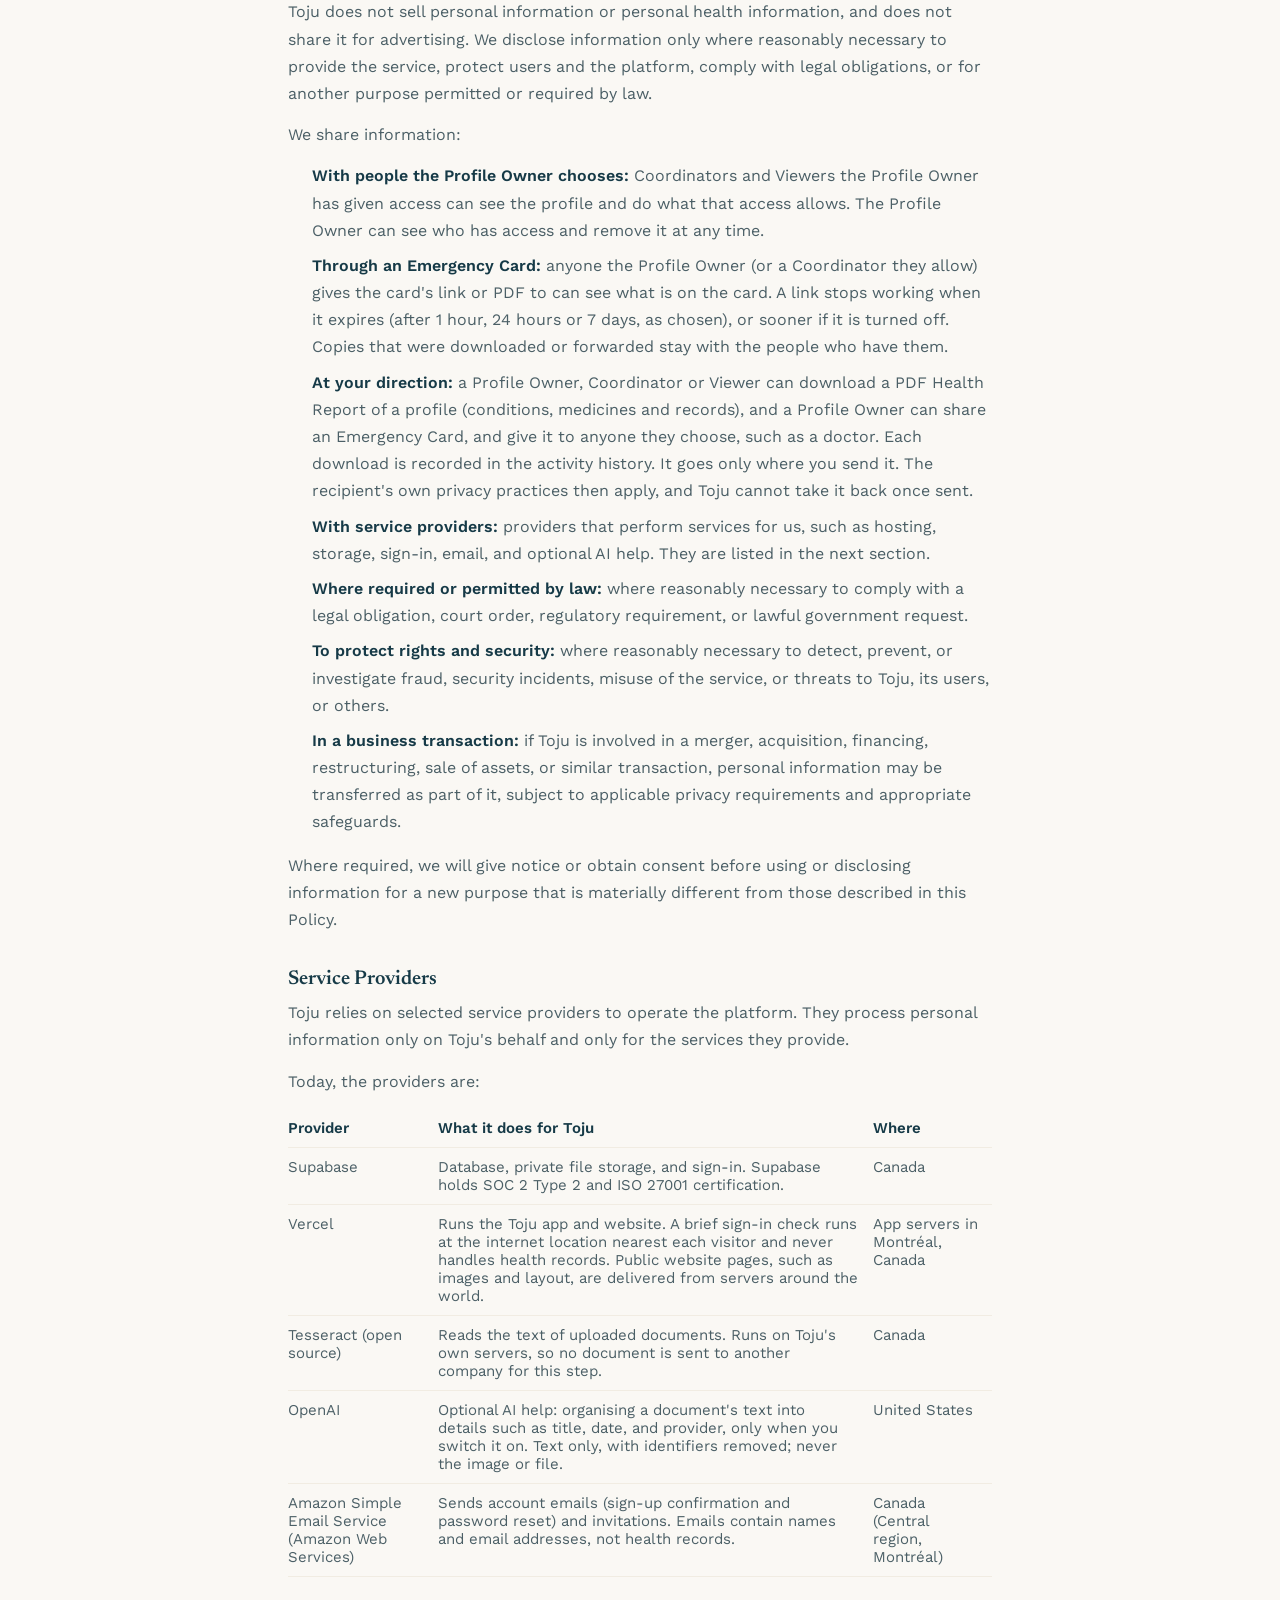
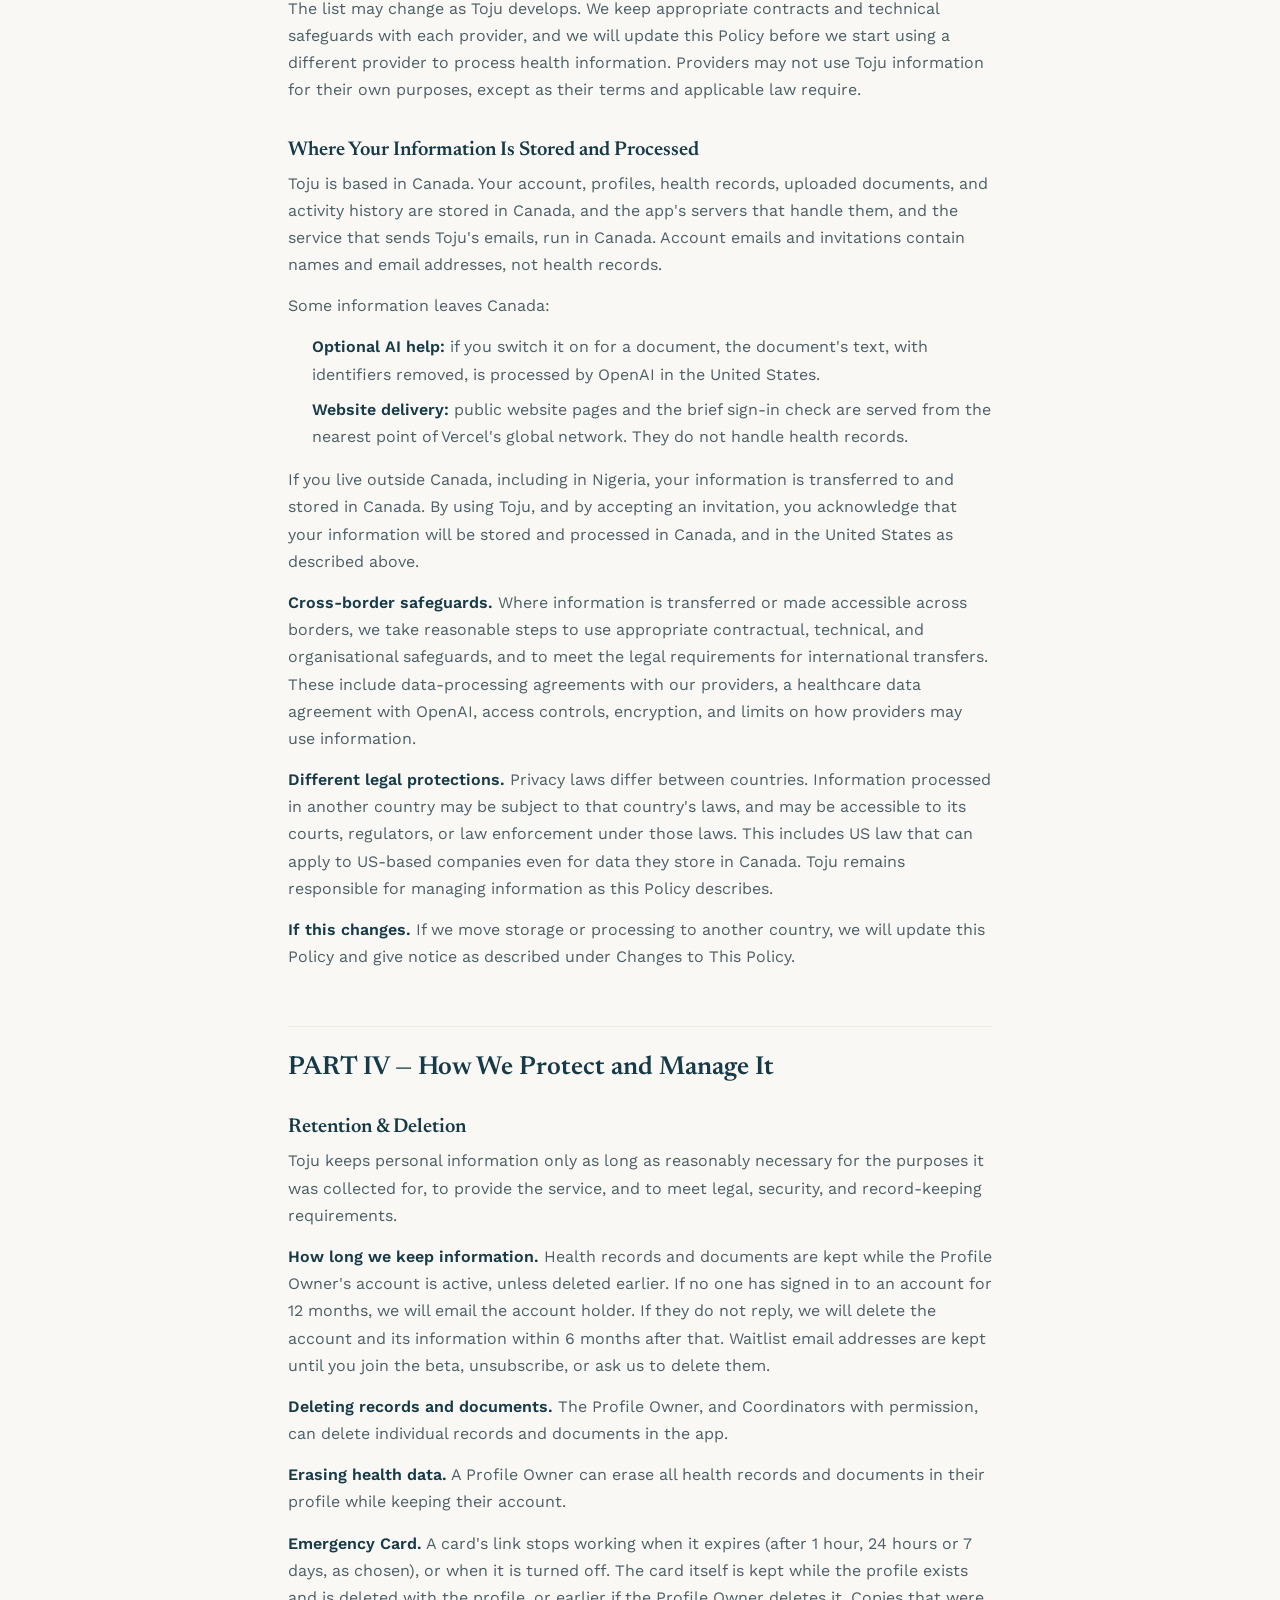
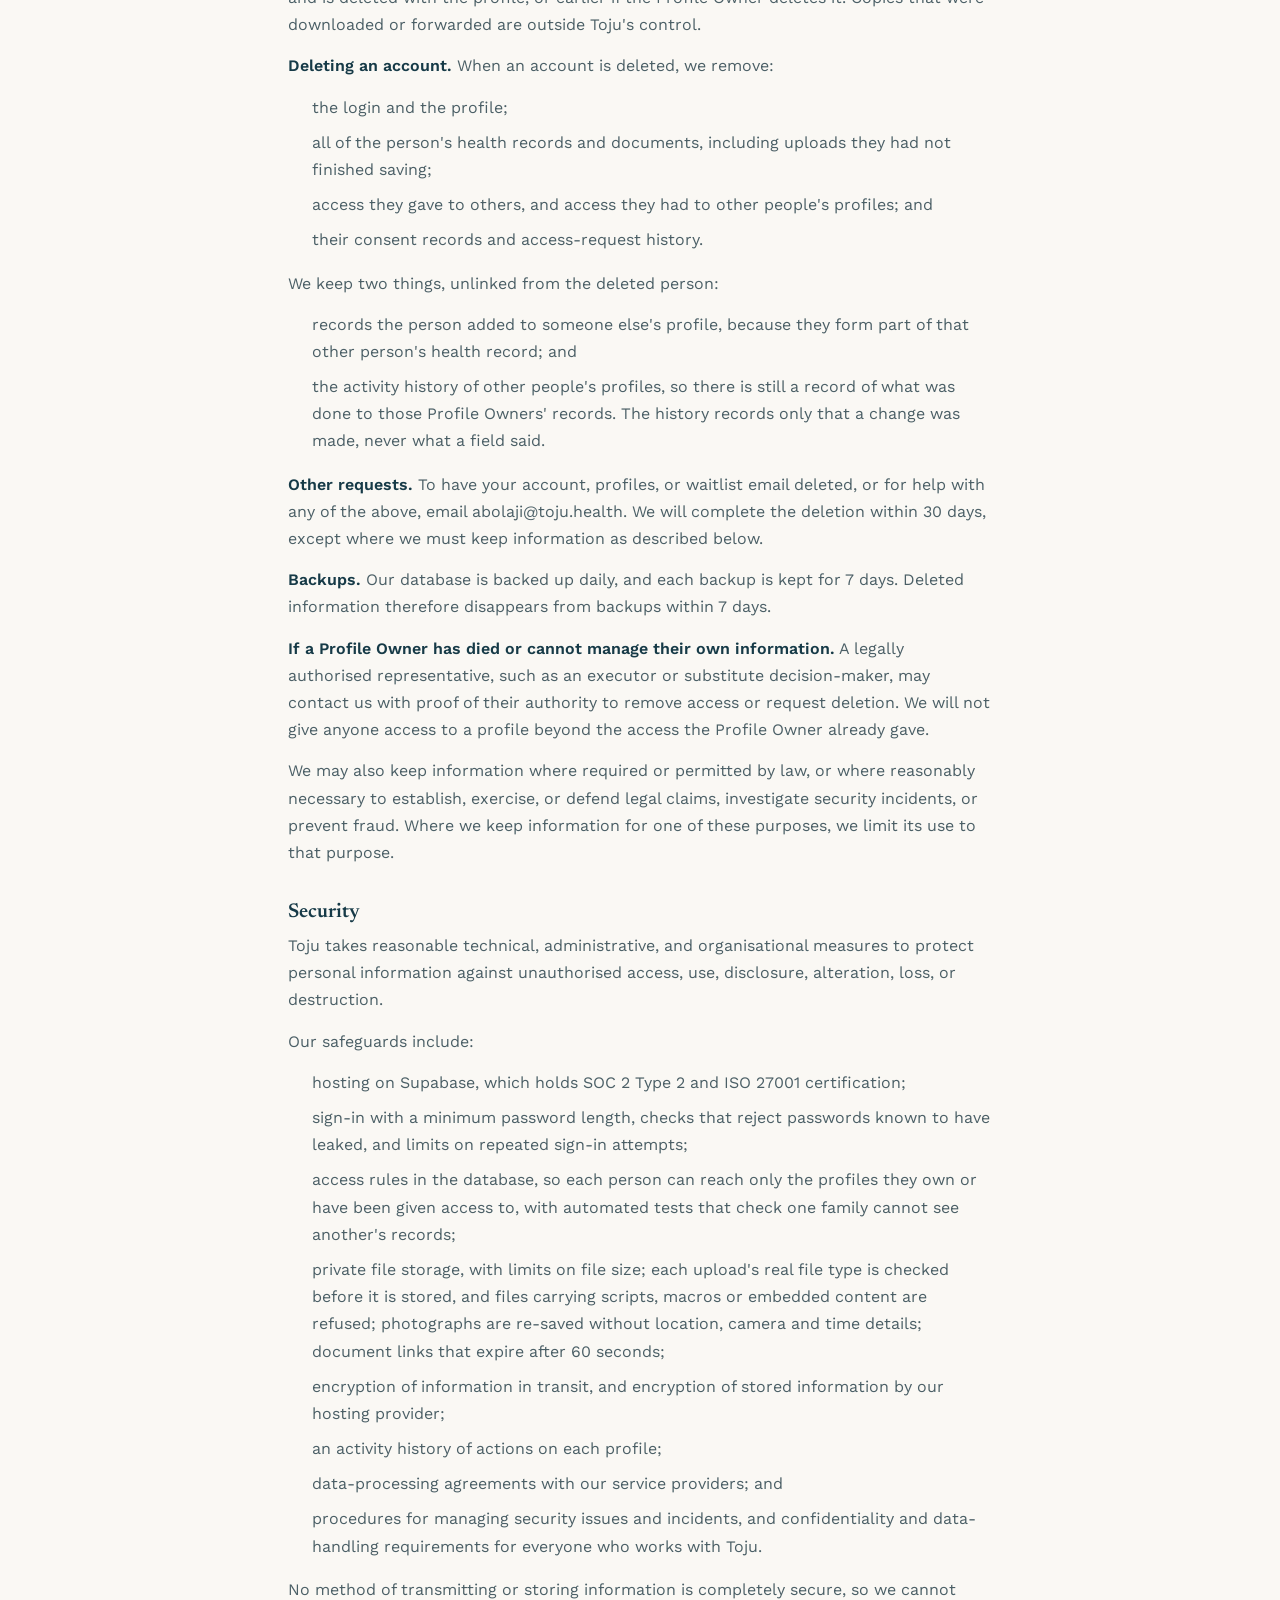
<file: privacy.html>
<!DOCTYPE html>
<html lang="en">
<head>
<meta charset="UTF-8">
<meta name="viewport" content="width=device-width, initial-scale=1.0">
<title>Privacy Policy — Toju Health</title>
<meta name="description" content="How Toju Health collects, uses, stores and protects personal and health information.">
<link rel="stylesheet" href="styles.css">
</head>
<body>
<header class="nav"><div class="wrap nav__inner">
  <a href="/" class="nav__logo">
    <span class="nav__mark"><svg viewBox="0 0 40 40" width="30" height="30"><rect width="40" height="40" rx="9" fill="#163A47"/><path d="M12 15.5H28M20 15.5V29M15 29H25" stroke="#E8C468" stroke-width="3.2" stroke-linecap="round"/></svg></span>
    Toju <span class="nav__logo-sub">Health</span>
  </a>
</div></header>
<main class="wrap legal">
  <p class="eyebrow">Legal</p>
  <h1>Privacy Policy</h1>
<p class="legal__meta"><strong>Version 2.0 (Beta)</strong></p>
<p class="legal__meta"><strong>Effective Date:</strong> November 26, 2026. Replaces Version 1.1 (October 14, 2026).</p>
<h2>The short version</h2>
<ul><li>Toju helps you organise health records. It does not give medical advice or diagnose.</li><li>The person whose records they are owns their profile. They decide who can help manage it, and can remove anyone&#x27;s access at any time.</li><li>Toju reads your documents on its own servers. AI help is optional for each document: if you switch it on, only the text, with names and other identifiers removed, goes to OpenAI in the United States. A person confirms the details before anything is saved.</li><li>Your records and documents are stored and processed in Canada.</li><li>Documents are stored privately. Only people the profile owner has given access can see them.</li><li>The profile owner can create an Emergency Card, a one-page summary to share by PDF or by a link that expires (after 24 hours, unless they choose 1 hour or 7 days). Toju is not an emergency service.</li><li>We do not sell your information, use it for advertising, or use it to train AI.</li><li>To see, correct or delete your information, email abolaji@toju.health.</li></ul>
<p>This summary is a convenience. The full policy below is what applies.</p>
<h2>PART I — Understanding Toju</h2>
<h3>About this Privacy Policy</h3>
<p>This Privacy Policy explains how Toju Health (&quot;Toju,&quot; &quot;we,&quot; &quot;us,&quot; or &quot;our&quot;) collects, uses, stores, discloses, and otherwise processes personal information through the Toju Health platform and related services.</p>
<p>Toju is a health information coordination platform designed to help individuals organise and coordinate health information for themselves and, where properly authorised, for family members. Toju is a coordination and information-management service. It does not provide medical advice, diagnose conditions, interpret medical results, recommend treatment, or replace the judgment of a qualified healthcare professional.</p>
<p>Because the information handled through Toju may include sensitive health information, we apply additional safeguards to its collection, use, access, and disclosure.</p>
<h3>Purpose of This Policy</h3>
<p>This Privacy Policy is intended to help you understand:</p>
<ul><li>what personal information we collect and how we collect it;</li><li>how we use and protect personal and health information;</li><li>how documents are read, and how optional AI help works;</li><li>when and why information may be shared with people you choose, service providers and other parties;</li><li>where information is stored and processed;</li><li>how long we retain information and how it may be deleted;</li><li>the rights and choices available to you; and</li><li>how you can contact us or raise a privacy concern.</li></ul>
<p>This Policy should be read together with our Terms of Use and any other notices we provide when you use particular Toju features.</p>
<h3>Who This Policy Applies To</h3>
<p>This Policy applies to individuals who use Toju as:</p>
<ul><li><strong>Profile Owners:</strong> individuals whose health information is kept in a Toju profile. A Profile Owner has their own Toju account and controls their profile, including who else can see or add to it.</li><li><strong>Coordinators:</strong> individuals given access by a Profile Owner to help manage that Profile Owner&#x27;s health information, for example an adult child helping a parent.</li><li><strong>Viewers:</strong> individuals given view-only access by a Profile Owner, who can see and download that Profile Owner&#x27;s records but not change them.</li><li><strong>Website visitors and waitlist members:</strong> individuals who visit toju.health or give us their email address to hear about the beta or launch.</li></ul>
<p>Note:</p>
<ul><li>An individual may be both a Profile Owner and a Coordinator.</li><li>A Profile Owner can give access to more than one Coordinator, and can remove any of them at any time.</li><li>Being a family member, caregiver, or other person connected to a Profile Owner does not, by itself, give that person access to the Profile Owner&#x27;s information. The Profile Owner&#x27;s agreement is required.</li><li>Where a Coordinator adds information to a Profile Owner&#x27;s profile, that information belongs to the Profile Owner&#x27;s health record. Adding it does not make the Coordinator the Profile Owner or give the Coordinator unrestricted rights over it.</li></ul>
<h3>Services Covered by This Policy</h3>
<ul><li>This Policy applies to personal information processed through Toju&#x27;s websites, applications, platform features, and related services that link to or expressly adopt this Policy.</li><li>Toju may also provide support, communications, account-management functions, and other services connected with the platform. This Policy applies to the personal information processed through those services to the extent described here.</li><li>Third-party websites, applications, or services that are not operated by Toju may have their own privacy policies. Where Toju uses a third party to process information on its behalf, that processing is addressed under Service Providers.</li></ul>
<h3>Our Approach to Privacy</h3>
<p>Toju is designed around the principle that individuals should have meaningful control over their health information. The Profile Owner remains the person whose information is being managed, even where someone else helps coordinate it. Toju&#x27;s approach is therefore based on the Profile Owner&#x27;s agreement, not on family relationship alone.</p>
<p>Subject to applicable law and the functionality of the service:</p>
<ul><li>individuals can manage information relating to themselves;</li><li>a Profile Owner decides who can access their profile, and can remove that access at any time, with immediate effect;</li><li>we seek to limit the collection, use, disclosure, and retention of information to what is reasonably necessary for the purposes described in this Policy;</li><li>AI help is optional for each document, and a person reviews and confirms what was read before it is added to a health timeline; and</li><li>we do not sell personal health information, use it for advertising, or use it to train AI models.</li></ul>
<h3>Applicable Privacy Requirements</h3>
<p>Toju Health is based in Canada and is designed to support individuals in Canada and elsewhere who coordinate health information for family members in Nigeria and other jurisdictions. Our privacy practices are intended to address applicable privacy and data protection requirements, including the Personal Information Protection and Electronic Documents Act (PIPEDA) in Canada and the Nigeria Data Protection Act, 2023 (NDPA) where applicable. Other federal, provincial, territorial, or foreign privacy laws may also apply depending on the individual, the information involved, the location of the person concerned, and the nature of Toju&#x27;s activities.</p>
<p>For example, provincial health privacy legislation may apply in particular circumstances depending on Toju&#x27;s activities and relationships with healthcare organisations. Nothing in this Policy is intended to limit any privacy rights or protections that apply to you under applicable law.</p>
<h3>Effective Date and Changes to This Policy</h3>
<p>Effective Date: November 26, 2026. Version: 2.0 (Beta). Previous version: 1.1, last updated October 14, 2026.</p>
<p>The main changes in Version 2.0: your information is now stored and processed in Canada; Profile Owners have their own accounts and choose who can help; AI help is optional for each document and removes identifiers first; we explain what is kept when an account is deleted; and the new Emergency Card can be shared by PDF or by a link that expires.</p>
<p>We may update this Privacy Policy from time to time to reflect changes to our services, information practices, technology, legal requirements, or other circumstances. When we make material changes, we will take reasonable steps to notify affected users, including by posting the updated Policy through the Toju platform or website and, where appropriate, by email. The updated Policy will identify its effective date.</p>
<p>Your continued use of Toju after the effective date of an updated Policy will be subject to the revised Policy, except where applicable law requires a different form of notice or consent.</p>
<h2>PART II — What Happens to Your Information</h2>
<h3>Information We Collect</h3>
<p>The information we collect depends on how you use Toju, whether you manage your own health information or help coordinate someone else&#x27;s, and which features you use.</p>
<p><strong>Account and identity information.</strong> When you create or use a Toju account, we may collect:</p>
<ul><li>name and contact information, including email address;</li><li>account credentials and authentication information;</li><li>account and profile identifiers;</li><li>the version of our terms and notices you accepted, and when; and</li><li>information needed to manage your account, access, and permissions.</li></ul>
<p><strong>Health information.</strong> Toju may process health information that a Profile Owner, or someone they have given access, chooses to add. This may include:</p>
<ul><li>prescriptions and medication information;</li><li>laboratory and diagnostic results;</li><li>medical notes, reports, and other clinical documents;</li><li>diagnoses or health conditions contained in those documents;</li><li>healthcare provider information;</li><li>dates associated with healthcare events or documents;</li><li>profile details you enter, such as date of birth, gender, blood group, blood pressure, heart rate, weight, height, allergies, chronic or self-reported conditions, a list of current medicines (name, dose and how often), doctor and clinic contacts, pharmacy contacts, and a general location;</li><li>emergency contacts (name, relationship and phone number), and the details the Profile Owner chooses to show on an Emergency Card; and</li><li>other health information you choose to organise through the platform.</li></ul>
<p>Health information is sensitive personal information. We apply additional safeguards to it, as described in this Policy.</p>
<p><strong>Information read from health documents.</strong> When you upload a document or image, Toju reads it to find details such as the document&#x27;s title, date, and healthcare provider. Details found this way are not treated as confirmed: a person must review and confirm or correct them before they are added to the health timeline.</p>
<p><strong>Access and consent information.</strong> When a Profile Owner gives, changes, or removes someone&#x27;s access, we keep:</p>
<ul><li>who gave access to whom, what they can do, and when access was given or removed;</li><li>invitations sent (the name of the person who sent it, and the email address it was sent to), and whether each was accepted, declined, or expired;</li><li>one-time share codes created and used; and</li><li>the version of the consent notice shown, and when it was accepted.</li></ul>
<p><strong>Activity history.</strong> We keep an internal history of actions on each profile, so there is a record of what was done to it and by whom. It covers, for example: documents uploaded and read; each use of AI help; records saved, moved to another profile or deleted; profile and vital-sign changes; health reports downloaded; invitations and share codes created and used; access requested, given, changed, declined, removed or given up; health data erased; sign-up and password resets; and Emergency Card activity. The history records that a field changed, not what it said. Profile Owners cannot yet view it in the app, but can ask us for it. Sign-ins are logged separately by our sign-in provider.</p>
<p><strong>Waitlist and website information.</strong> If you join the waitlist, we collect your email address, the time you signed up, and your answers to four short questions: where you live, who you help care for, where they live, and how you heard about Toju. We use these answers only to plan the beta and to understand which of our outreach reaches people. Our hosting providers may also log technical information, such as IP address and browser type, when you visit toju.health.</p>
<p><strong>Usage and technical information.</strong> When you use Toju, we may collect information necessary to operate, secure, and maintain the service, such as device, browser, log, sign-in, and diagnostic information. We will describe material changes to the types of usage or analytics information we collect through this Policy or an appropriate notice.</p>
<p><strong>Information you provide about others.</strong> You may provide information about another person, such as the email address of someone you invite. Only provide another person&#x27;s information where you have their permission or the authority to do so. Providing it does not, by itself, give you any rights over that person&#x27;s information.</p>
<h3>How We Collect Information</h3>
<ul><li><strong>Directly from you,</strong> when you create or manage an account; create or update a profile; upload documents or photographs; enter or correct health information; give, request, or remove access; join the waitlist; or contact us.</li><li><strong>From Coordinators,</strong> who may add information to a Profile Owner&#x27;s profile once the Profile Owner has given them access.</li><li><strong>From uploaded documents,</strong> which Toju reads on its own servers to find relevant details, as described under AI-Assisted Processing.</li><li><strong>Automatically,</strong> through technical and usage information generated when you access or use Toju.</li><li><strong>From service providers,</strong> where information is generated or processed through providers that support Toju&#x27;s hosting, sign-in, security, document processing, or email. These providers process information only for purposes authorised by Toju.</li></ul>
<h3>How We Use Information</h3>
<p><strong>Providing the Toju service.</strong> We use information to create and maintain accounts and profiles; store and organise health information; create and maintain health timelines; send invitations and record access given and removed; let people review, confirm, correct, and update information; and provide support.</p>
<p><strong>Processing health documents.</strong> We process uploaded documents to find, structure, and display relevant details. This helps organise information. Toju does not use it to diagnose a condition, determine treatment, or replace professional medical judgment.</p>
<p><strong>Security and account administration.</strong> We use information to authenticate users and protect accounts; detect, prevent, and investigate unauthorised access or misuse; keep the platform secure and reliable; troubleshoot problems; and enforce our terms.</p>
<p><strong>Communications.</strong> We use contact information to send service-related messages, such as sign-up confirmations, password resets, invitations, security alerts, and important changes to the service. We use waitlist email addresses only to tell you about beta access and launch. Where the law requires, we will get consent before sending promotional messages, and every such email will explain how to unsubscribe.</p>
<p><strong>Improving Toju.</strong> We may use general usage information, such as how many documents are uploaded or which features are used, to maintain, test, and improve the platform. We do not use the content of health documents or health records to improve or develop Toju, to train AI models, for advertising, or for profiling.</p>
<p><strong>Legal and regulatory purposes.</strong> We may use or disclose information where reasonably necessary to comply with applicable law or a lawful request; respond to legal proceedings; protect the rights, property, or security of Toju, its users, or others; investigate suspected fraud, abuse, or security incidents; or establish, exercise, or defend legal claims.</p>
<p><strong>Limits on our use.</strong> We collect and use information only for identified and legitimate purposes, and limit it to what is reasonably necessary. We do not use Toju to make medical decisions about anyone.</p>
<h3>Health Information</h3>
<p>Toju is designed to help individuals organise and coordinate health information. Because health information is sensitive, we treat it with a higher level of care.</p>
<p><strong>Whose health information is processed.</strong> It may relate to you, where you manage your own information; to a Profile Owner who has given you access; or to both. A Coordinator&#x27;s ability to add information does not give them unrestricted rights to the Profile Owner&#x27;s information.</p>
<p><strong>No medical advice or decision-making.</strong> Toju does not diagnose medical conditions, interpret medical results for clinical purposes, recommend medication or treatment, or make healthcare decisions. Information in a Toju profile is not a substitute for advice, diagnosis, or treatment from a qualified healthcare professional. Toju is not for emergencies.</p>
<p><strong>Accuracy and review.</strong> Information entered by users or read from documents may contain errors or omissions. Users are responsible for reviewing it before relying on it. Details read from a document must be confirmed or corrected before they are added to the timeline.</p>
<p><strong>Consent and agreement.</strong> A Profile Owner controls who manages their health information. A family relationship, caregiving role, or other personal connection does not automatically provide access.</p>
<ul><li><em>Your own information:</em> when you provide your own information, it is processed for the purposes in this Policy. Where the law requires, we rely on your consent or another lawful basis. You may choose not to provide some information, but some features may then not work.</li><li><em>Giving someone access:</em> a Profile Owner can give a Coordinator or Viewer access by sending an invitation or a one-time share code, or by approving a request. We show what the Coordinator will be able to do, and record the Profile Owner&#x27;s agreement and the version of the notice shown. Invitations work once, only for the email address they were sent to, and expire after 14 days. Share codes work once and expire after 24 hours.</li><li><em>Removing access:</em> a Profile Owner can remove a Coordinator&#x27;s or Viewer&#x27;s access at any time from their account settings. It takes effect immediately and deletes no records. A document the Coordinator already had open may stay viewable for up to 60 seconds, which is how long a document link lasts. Removing access does not undo anything the Coordinator did before, or affect copies they already made outside Toju.</li></ul>
<p><strong>Coordinator responsibilities.</strong> If you help manage someone else&#x27;s profile, use that access only for the purpose it was given. You must not access information without authorisation, use it for an unrelated purpose, share it with people who are not authorised, or keep using a profile after your access has been removed.</p>
<p><strong>Consent does not replace legal authority.</strong> Where you provide information about another person, you are responsible for having the authority or permission to do so. Toju may ask for more information where there is doubt about someone&#x27;s authority. Requirements may differ under the law that applies, and Toju will apply the requirements that apply to the activity.</p>
<h3>AI-Assisted Processing</h3>
<p>Toju reads uploaded documents itself. AI help is an option you choose for each document. It helps organise information that is already in the document; it does not give medical advice or make healthcare decisions.</p>
<p><strong>How it works.</strong> When you upload a photograph, PDF, or Word document:</p>
<ul><li><strong>Checks and storage:</strong> Toju first checks the file&#x27;s real type from its contents, and refuses files that carry scripts, macros or embedded content, or are protected by a password. Photographs are re-saved without location, camera and time details. The document is then stored in a private storage area in Canada, readable only by the Profile Owner and the people they have given access.</li><li><strong>Reading the document:</strong> Toju reads the text on its own servers, using Tesseract, an open-source tool. The document is not sent to another company for this step.</li><li><strong>Optional AI help:</strong> on the upload screen, a &quot;Let AI help read this document&quot; switch is off by default every time. If you switch it on, and Toju could not find the document&#x27;s title, date, or healthcare provider by itself, Toju sends the document&#x27;s text to our AI provider, OpenAI, in the United States, to help find those details. Before it is sent, Toju removes the patient&#x27;s name, date of birth, email addresses, phone numbers, and identification numbers. The image or file itself is never sent. Each use is recorded in the activity history.</li><li><strong>Human review:</strong> the details found are shown to you, and must be confirmed or corrected before they are added to the health timeline.</li></ul>
<p>Removing those identifiers lowers the risk but does not make the text anonymous. Other details in the document, such as clinic names, test names, and results, are still sent. If you would rather nothing leave Toju&#x27;s servers, leave AI help switched off.</p>
<p><strong>What AI does not do.</strong> Toju&#x27;s AI help is not designed to diagnose a condition; decide whether a diagnosis is correct; recommend or prescribe treatment; decide whether medication should be started, stopped, or changed; provide medical advice; or make healthcare decisions for anyone.</p>
<p><strong>Accuracy.</strong> Automated reading can misread, miss, or misplace information. Details produced this way are not treated as confirmed medical information. Check them against the original document before relying on them. Toju does not promise that automated reading is always complete or accurate.</p>
<p><strong>No training on your health information.</strong> We do not use health information to train AI models. Under our agreement with OpenAI, the text we send is not used to train its models. OpenAI may keep that text for a limited period for security and abuse monitoring, and our healthcare agreement with OpenAI restricts how it may use or share it.</p>
<p>We will update this Policy before our AI processing changes in a way that affects these statements. Using automated processing does not reduce any privacy rights you have under applicable law.</p>
<h3>Emergency Card</h3>
<p>The Emergency Card is a one-page summary of a profile&#x27;s key health and contact information, for a doctor, neighbour or relative to read in an emergency.</p>
<p><strong>Who can create it.</strong> The Profile Owner and Coordinators can fill in the card. Sharing it by link is for the Profile Owner, and for Coordinators only if the Profile Owner switches that on. Viewers can download or print the card but cannot create links. The card shows only the emergency details entered for that profile: for example conditions, current medicines, allergies, blood group, doctor and pharmacy contacts, and emergency contacts.</p>
<p><strong>How it is shared.</strong> The card can be downloaded as a PDF or shared through a secure link. A link lasts 24 hours unless the person creating it chooses 1 hour or 7 days instead, and the Profile Owner, or whoever created the link, can turn it off at any time; it then stops working immediately. Anyone with an active link can view the card without a Toju account. The link uses a long random code, is not shown to search engines, and shows only the card, never records or documents. Creating a card, creating or turning off a link, and each time a link is opened are recorded in the activity history.</p>
<p><strong>Copies outside Toju.</strong> Once a card is downloaded, printed or forwarded, for example by WhatsApp or email, Toju cannot control or delete those copies. The privacy practices of the app used to send it, and of the person who receives it, then apply.</p>
<p><strong>Other people&#x27;s details.</strong> If you add an emergency contact, only include them with their permission. Their name, relationship and phone number are used only to show on the profile and the card.</p>
<p><strong>Not an emergency service.</strong> Toju does not monitor the card or contact anyone in an emergency. In an emergency, call your local emergency number.</p>
<h2>PART III — Who Can Access It</h2>
<h3>Sharing Information</h3>
<p>Toju does not sell personal information or personal health information, and does not share it for advertising. We disclose information only where reasonably necessary to provide the service, protect users and the platform, comply with legal obligations, or for another purpose permitted or required by law.</p>
<p>We share information:</p>
<ul><li><strong>With people the Profile Owner chooses:</strong> Coordinators and Viewers the Profile Owner has given access can see the profile and do what that access allows. The Profile Owner can see who has access and remove it at any time.</li><li><strong>Through an Emergency Card:</strong> anyone the Profile Owner (or a Coordinator they allow) gives the card&#x27;s link or PDF to can see what is on the card. A link stops working when it expires (after 1 hour, 24 hours or 7 days, as chosen), or sooner if it is turned off. Copies that were downloaded or forwarded stay with the people who have them.</li><li><strong>At your direction:</strong> a Profile Owner, Coordinator or Viewer can download a PDF Health Report of a profile (conditions, medicines and records), and a Profile Owner can share an Emergency Card, and give it to anyone they choose, such as a doctor. Each download is recorded in the activity history. It goes only where you send it. The recipient&#x27;s own privacy practices then apply, and Toju cannot take it back once sent.</li><li><strong>With service providers:</strong> providers that perform services for us, such as hosting, storage, sign-in, email, and optional AI help. They are listed in the next section.</li><li><strong>Where required or permitted by law:</strong> where reasonably necessary to comply with a legal obligation, court order, regulatory requirement, or lawful government request.</li><li><strong>To protect rights and security:</strong> where reasonably necessary to detect, prevent, or investigate fraud, security incidents, misuse of the service, or threats to Toju, its users, or others.</li><li><strong>In a business transaction:</strong> if Toju is involved in a merger, acquisition, financing, restructuring, sale of assets, or similar transaction, personal information may be transferred as part of it, subject to applicable privacy requirements and appropriate safeguards.</li></ul>
<p>Where required, we will give notice or obtain consent before using or disclosing information for a new purpose that is materially different from those described in this Policy.</p>
<h3>Service Providers</h3>
<p>Toju relies on selected service providers to operate the platform. They process personal information only on Toju&#x27;s behalf and only for the services they provide.</p>
<p>Today, the providers are:</p>
<div class="legal__table"><table><tr><th>Provider</th><th>What it does for Toju</th><th>Where</th></tr><tr><td>Supabase</td><td>Database, private file storage, and sign-in. Supabase holds SOC 2 Type 2 and ISO 27001 certification.</td><td>Canada</td></tr><tr><td>Vercel</td><td>Runs the Toju app and website. A brief sign-in check runs at the internet location nearest each visitor and never handles health records. Public website pages, such as images and layout, are delivered from servers around the world.</td><td>App servers in Montréal, Canada</td></tr><tr><td>Tesseract (open source)</td><td>Reads the text of uploaded documents. Runs on Toju&#x27;s own servers, so no document is sent to another company for this step.</td><td>Canada</td></tr><tr><td>OpenAI</td><td>Optional AI help: organising a document&#x27;s text into details such as title, date, and provider, only when you switch it on. Text only, with identifiers removed; never the image or file.</td><td>United States</td></tr><tr><td>Amazon Simple Email Service (Amazon Web Services)</td><td>Sends account emails (sign-up confirmation and password reset) and invitations. Emails contain names and email addresses, not health records.</td><td>Canada (Central region, Montréal)</td></tr></table></div>
<p>The list may change as Toju develops. We keep appropriate contracts and technical safeguards with each provider, and we will update this Policy before we start using a different provider to process health information. Providers may not use Toju information for their own purposes, except as their terms and applicable law require.</p>
<h3>Where Your Information Is Stored and Processed</h3>
<p>Toju is based in Canada. Your account, profiles, health records, uploaded documents, and activity history are stored in Canada, and the app&#x27;s servers that handle them, and the service that sends Toju&#x27;s emails, run in Canada. Account emails and invitations contain names and email addresses, not health records.</p>
<p>Some information leaves Canada:</p>
<ul><li><strong>Optional AI help:</strong> if you switch it on for a document, the document&#x27;s text, with identifiers removed, is processed by OpenAI in the United States.</li><li><strong>Website delivery:</strong> public website pages and the brief sign-in check are served from the nearest point of Vercel&#x27;s global network. They do not handle health records.</li></ul>
<p>If you live outside Canada, including in Nigeria, your information is transferred to and stored in Canada. By using Toju, and by accepting an invitation, you acknowledge that your information will be stored and processed in Canada, and in the United States as described above.</p>
<p><strong>Cross-border safeguards.</strong> Where information is transferred or made accessible across borders, we take reasonable steps to use appropriate contractual, technical, and organisational safeguards, and to meet the legal requirements for international transfers. These include data-processing agreements with our providers, a healthcare data agreement with OpenAI, access controls, encryption, and limits on how providers may use information.</p>
<p><strong>Different legal protections.</strong> Privacy laws differ between countries. Information processed in another country may be subject to that country&#x27;s laws, and may be accessible to its courts, regulators, or law enforcement under those laws. This includes US law that can apply to US-based companies even for data they store in Canada. Toju remains responsible for managing information as this Policy describes.</p>
<p><strong>If this changes.</strong> If we move storage or processing to another country, we will update this Policy and give notice as described under Changes to This Policy.</p>
<h2>PART IV — How We Protect and Manage It</h2>
<h3>Retention &amp; Deletion</h3>
<p>Toju keeps personal information only as long as reasonably necessary for the purposes it was collected for, to provide the service, and to meet legal, security, and record-keeping requirements.</p>
<p><strong>How long we keep information.</strong> Health records and documents are kept while the Profile Owner&#x27;s account is active, unless deleted earlier. If no one has signed in to an account for 12 months, we will email the account holder. If they do not reply, we will delete the account and its information within 6 months after that. Waitlist email addresses are kept until you join the beta, unsubscribe, or ask us to delete them.</p>
<p><strong>Deleting records and documents.</strong> The Profile Owner, and Coordinators with permission, can delete individual records and documents in the app.</p>
<p><strong>Erasing health data.</strong> A Profile Owner can erase all health records and documents in their profile while keeping their account.</p>
<p><strong>Emergency Card.</strong> A card&#x27;s link stops working when it expires (after 1 hour, 24 hours or 7 days, as chosen), or when it is turned off. The card itself is kept while the profile exists and is deleted with the profile, or earlier if the Profile Owner deletes it. Copies that were downloaded or forwarded are outside Toju&#x27;s control.</p>
<p><strong>Deleting an account.</strong> When an account is deleted, we remove:</p>
<ul><li>the login and the profile;</li><li>all of the person&#x27;s health records and documents, including uploads they had not finished saving;</li><li>access they gave to others, and access they had to other people&#x27;s profiles; and</li><li>their consent records and access-request history.</li></ul>
<p>We keep two things, unlinked from the deleted person:</p>
<ul><li>records the person added to someone else&#x27;s profile, because they form part of that other person&#x27;s health record; and</li><li>the activity history of other people&#x27;s profiles, so there is still a record of what was done to those Profile Owners&#x27; records. The history records only that a change was made, never what a field said.</li></ul>
<p><strong>Other requests.</strong> To have your account, profiles, or waitlist email deleted, or for help with any of the above, email abolaji@toju.health. We will complete the deletion within 30 days, except where we must keep information as described below.</p>
<p><strong>Backups.</strong> Our database is backed up daily, and each backup is kept for 7 days. Deleted information therefore disappears from backups within 7 days.</p>
<p><strong>If a Profile Owner has died or cannot manage their own information.</strong> A legally authorised representative, such as an executor or substitute decision-maker, may contact us with proof of their authority to remove access or request deletion. We will not give anyone access to a profile beyond the access the Profile Owner already gave.</p>
<p>We may also keep information where required or permitted by law, or where reasonably necessary to establish, exercise, or defend legal claims, investigate security incidents, or prevent fraud. Where we keep information for one of these purposes, we limit its use to that purpose.</p>
<h3>Security</h3>
<p>Toju takes reasonable technical, administrative, and organisational measures to protect personal information against unauthorised access, use, disclosure, alteration, loss, or destruction.</p>
<p>Our safeguards include:</p>
<ul><li>hosting on Supabase, which holds SOC 2 Type 2 and ISO 27001 certification;</li><li>sign-in with a minimum password length, checks that reject passwords known to have leaked, and limits on repeated sign-in attempts;</li><li>access rules in the database, so each person can reach only the profiles they own or have been given access to, with automated tests that check one family cannot see another&#x27;s records;</li><li>private file storage, with limits on file size; each upload&#x27;s real file type is checked before it is stored, and files carrying scripts, macros or embedded content are refused; photographs are re-saved without location, camera and time details; document links that expire after 60 seconds;</li><li>encryption of information in transit, and encryption of stored information by our hosting provider;</li><li>an activity history of actions on each profile;</li><li>data-processing agreements with our service providers; and</li><li>procedures for managing security issues and incidents, and confidentiality and data-handling requirements for everyone who works with Toju.</li></ul>
<p>No method of transmitting or storing information is completely secure, so we cannot guarantee absolute security. You can help by protecting your password, keeping your devices secure, and telling us promptly if you think your account or information has been accessed without permission.</p>
<p><strong>Privacy incidents.</strong> A privacy incident is any unauthorised access to, use, disclosure, loss, alteration, or destruction of personal information. Toju has a procedure for identifying, assessing, containing, investigating, recording, and responding to incidents. We assess what information was involved, whose, how, the likelihood and severity of harm, and what is needed to contain and fix it.</p>
<p>Where an incident creates a real risk of significant harm, we will notify the affected individuals and the Office of the Privacy Commissioner of Canada, as PIPEDA requires. Where the NDPA applies and requires it, we will notify the Nigeria Data Protection Commission within 72 hours of becoming aware of the incident, and tell affected individuals without delay where the risk is high. We keep a record of every incident for at least 24 months.</p>
<h3>Cookies and Analytics</h3>
<p>Today, toju.health does not use analytics or advertising cookies. The Toju app uses essential cookies or similar browser storage to keep you signed in. The website and the Toju app serve their own typefaces, so loading a page does not share your IP address with a font provider.</p>
<p>If we add analytics tools, we will update this Policy first. We will not use analytics to collect health information for advertising or profiling. Where the law requires consent for non-essential cookies, we will ask first. You can block or delete cookies in your browser settings; blocking essential cookies may stop you from signing in.</p>
<h2>PART V — Your Rights and Our Accountability</h2>
<h3>Privacy Rights</h3>
<p>Depending on where you live and the law that applies, you may have the right to:</p>
<ul><li><strong>Access:</strong> ask for the personal information Toju holds about you and, where the law requires, how it was collected, used, or disclosed.</li><li><strong>Correction:</strong> ask us to correct information that is inaccurate, incomplete, or out of date.</li><li><strong>Deletion:</strong> ask us to delete your information, where the law provides that right.</li><li><strong>Consent:</strong> withdraw consent where consent is the basis for processing, subject to legal exceptions.</li><li><strong>Restriction or objection:</strong> restrict or object to certain processing, where the law provides it.</li><li><strong>Portability:</strong> receive your information, or have it transferred, where the law provides it.</li><li><strong>Automated processing:</strong> rights relating to decisions based solely on automated processing, where the law provides them. Toju does not make such decisions about you.</li><li><strong>Complaint:</strong> raise a concern with Toju and, where applicable, with a privacy regulator.</li></ul>
<p>These rights are subject to the exceptions and conditions in the applicable law. We may refuse or limit a request where the law permits or requires, for example where responding would affect another person&#x27;s privacy.</p>
<p>Where a request concerns another person&#x27;s profile, we will require appropriate authorisation or legal authority. Being a family member, caregiver, or Coordinator does not, by itself, give a right to access another person&#x27;s information. We may take reasonable steps to verify identity and authority, and will respond within the time the law requires, and in any case within 30 days unless the law allows an extension.</p>
<h3>Canada-Specific Information</h3>
<p><strong>Applicable Canadian privacy laws.</strong> Toju is based in Ontario. The Personal Information Protection and Electronic Documents Act (PIPEDA) applies to Toju&#x27;s activities to the extent its requirements govern the processing. Provincial or territorial laws may also apply where they govern the activity. In Ontario, the Personal Health Information Protection Act, 2004 (PHIPA) applies where its requirements are engaged; the fact that Toju processes health information does not, by itself, mean PHIPA applies to every Toju activity. In Quebec, the Act respecting the protection of personal information in the private sector applies to information about Quebec residents where its requirements are engaged.</p>
<p><strong>Your rights.</strong> Where PIPEDA applies, you can ask for access to the personal information Toju holds about you; get information about its existence, use, and disclosure; challenge its accuracy and ask for correction; and raise concerns about how Toju handles it. Where another Canadian law applies, you have the rights that law provides.</p>
<p><strong>Exercising them.</strong> Send requests using the contact details below. If you are not satisfied with our response, you may contact the Office of the Privacy Commissioner of Canada, or the provincial or territorial regulator with jurisdiction. Nothing in this Policy limits your right to contact a regulator directly.</p>
<h3>Nigeria-Specific Information</h3>
<p><strong>Applicability.</strong> Toju may process personal data about people in Nigeria, including where the Profile Owner lives in Nigeria and a Coordinator lives elsewhere. Where the Nigeria Data Protection Act, 2023 (NDPA) applies, Toju will comply with the requirements that apply to that processing. We have written to the Nigeria Data Protection Commission (NDPC) about registration, and will register if required. Health information is sensitive personal data under the NDPA and receives the additional protection that applies to it.</p>
<p><strong>Your rights.</strong> Where the NDPA applies, you have the rights it provides, subject to its conditions and exceptions, including rights to be informed about processing; access your data; correct or complete it; erase it where the conditions are met; restrict or object to processing; withdraw consent; receive or transfer your data where portability applies; and rights concerning decisions based solely on automated processing. Withdrawing consent does not affect processing carried out lawfully before withdrawal.</p>
<p><strong>Cross-border processing.</strong> Toju is based in Canada and stores information in Canada, with only optional AI help processed in the United States, as described under Where Your Information Is Stored and Processed. Personal data about people in Nigeria is therefore transferred outside Nigeria. Where the NDPA applies, Toju will meet its requirements for cross-border transfers, which may include the individual&#x27;s consent, contractual safeguards, or another mechanism permitted by Nigerian law.</p>
<p><strong>Exercising them.</strong> Send requests using the contact details below. If you are not satisfied, you may lodge a complaint with the NDPC or pursue another remedy under Nigerian law.</p>
<h3>Children and Other Vulnerable Persons</h3>
<p>Toju is designed for adults. We do not knowingly create accounts for children without an appropriate legal basis and, where required, the authorisation of a parent or legal guardian.</p>
<p>Anyone who helps manage another person&#x27;s information must have the authority or permission required. Family relationship, caregiving status, or having another person&#x27;s health records does not, by itself, give unrestricted access to that person&#x27;s Toju profile. If an adult cannot give agreement for themselves, for example because of illness or loss of capacity, their legally authorised representative may do so on their behalf, and we may ask for evidence of that authority.</p>
<p>If we learn that information was collected or accessed without the required authorisation, we will investigate and address it as the law requires.</p>
<h3>Third-Party Services</h3>
<p>Toju uses the service providers described under Service Providers. Toju may also link to services run independently of Toju; those are governed by their own privacy policies. Where you choose to give information directly to an independent third party, that party&#x27;s privacy practices apply once it is outside Toju&#x27;s control.</p>
<h3>Contact and Privacy Complaints</h3>
<p>Questions, privacy requests, complaints, or concerns about how Toju handles personal information may be sent to:</p>
<p><strong>Toju Health</strong> Privacy Officer: Abolaji Ajeigbe, Founder Email: abolaji@toju.health Toronto, Ontario, Canada. We handle privacy requests by email.</p>
<p>Please do not include unnecessary health information in your first email. We may ask for information to verify your identity and, where applicable, your authority to act for another person.</p>
<p>You may also contact the privacy regulator with jurisdiction over your circumstances, which may include the Office of the Privacy Commissioner of Canada, a provincial or territorial privacy regulator, or the Nigeria Data Protection Commission.</p>
  <a href="/" class="legal__back">← Back to Toju Health</a>
</main>
<footer class="legal__foot"><div class="wrap">
  <a href="/privacy.html">Privacy policy</a> · <a href="/terms.html">Terms of use</a> · <a href="mailto:abolaji@toju.health">abolaji@toju.health</a>
</div></footer>
</body>
</html>
</file>
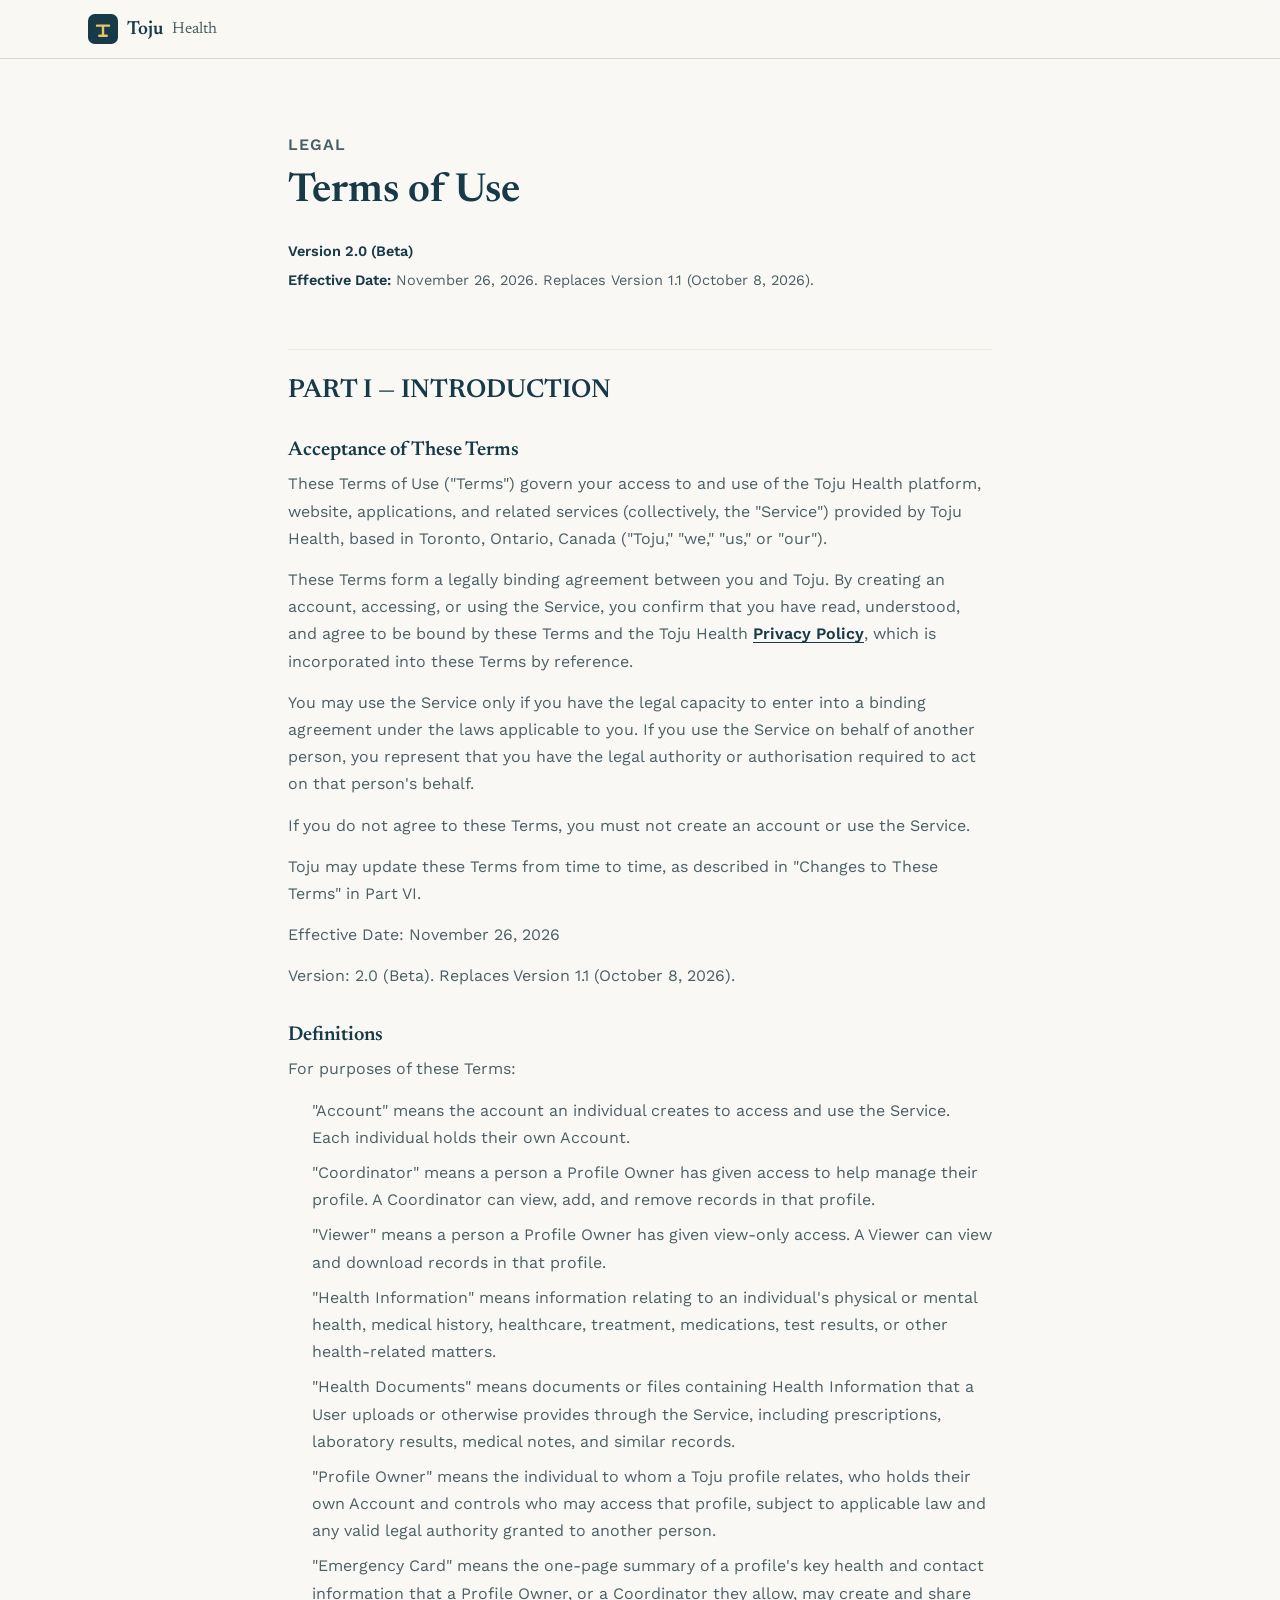
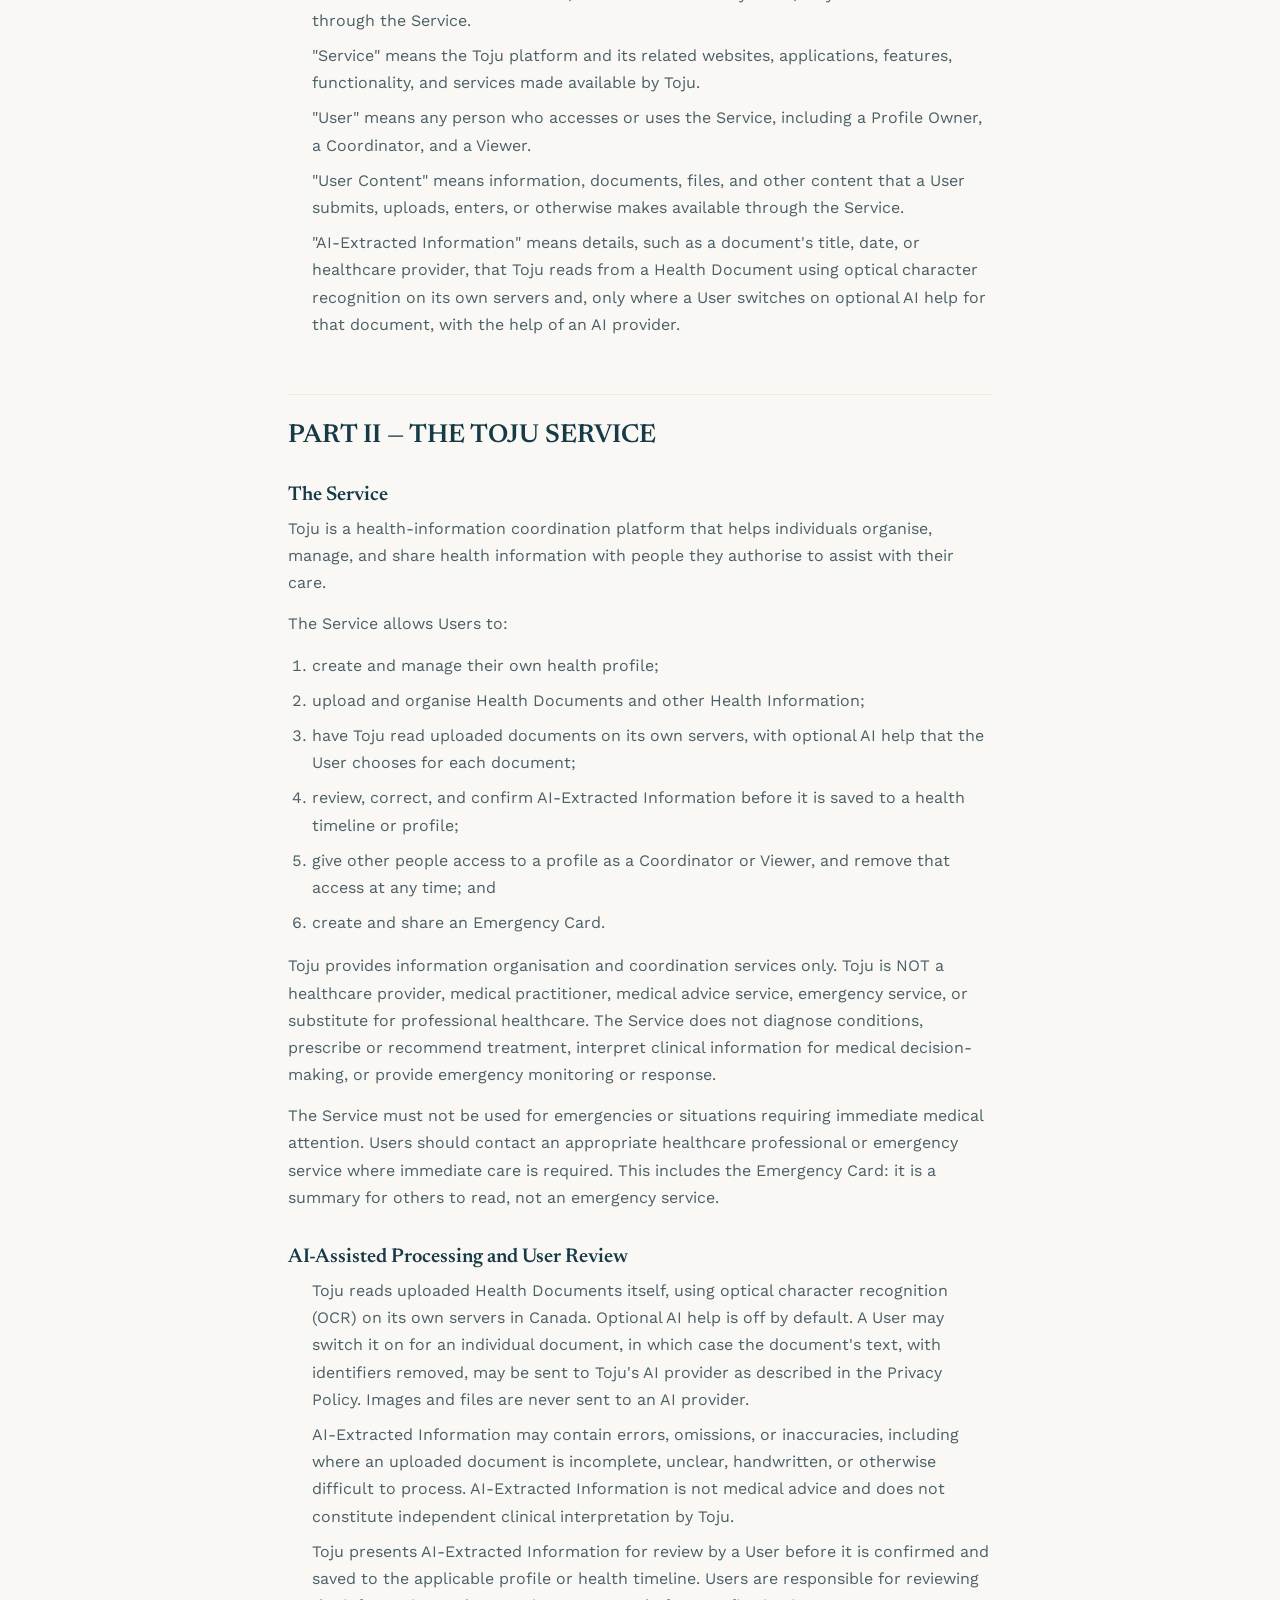
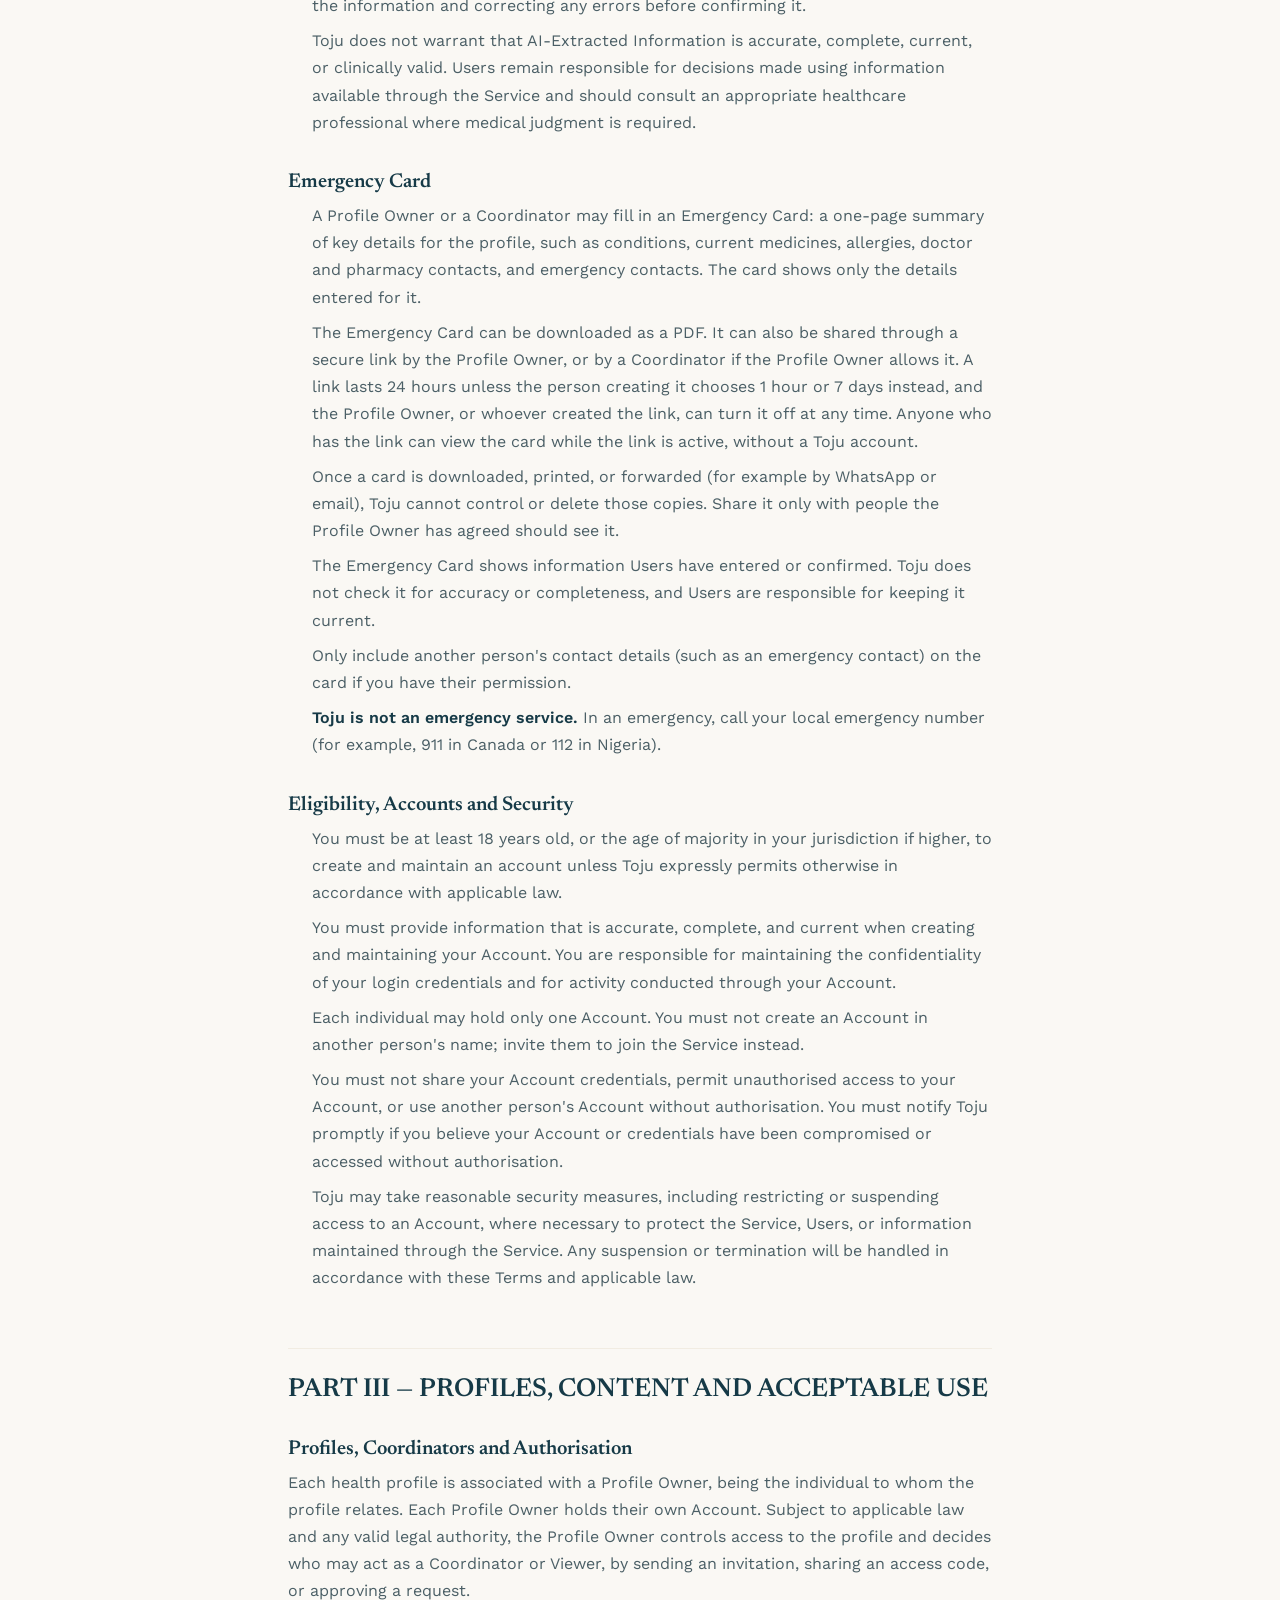
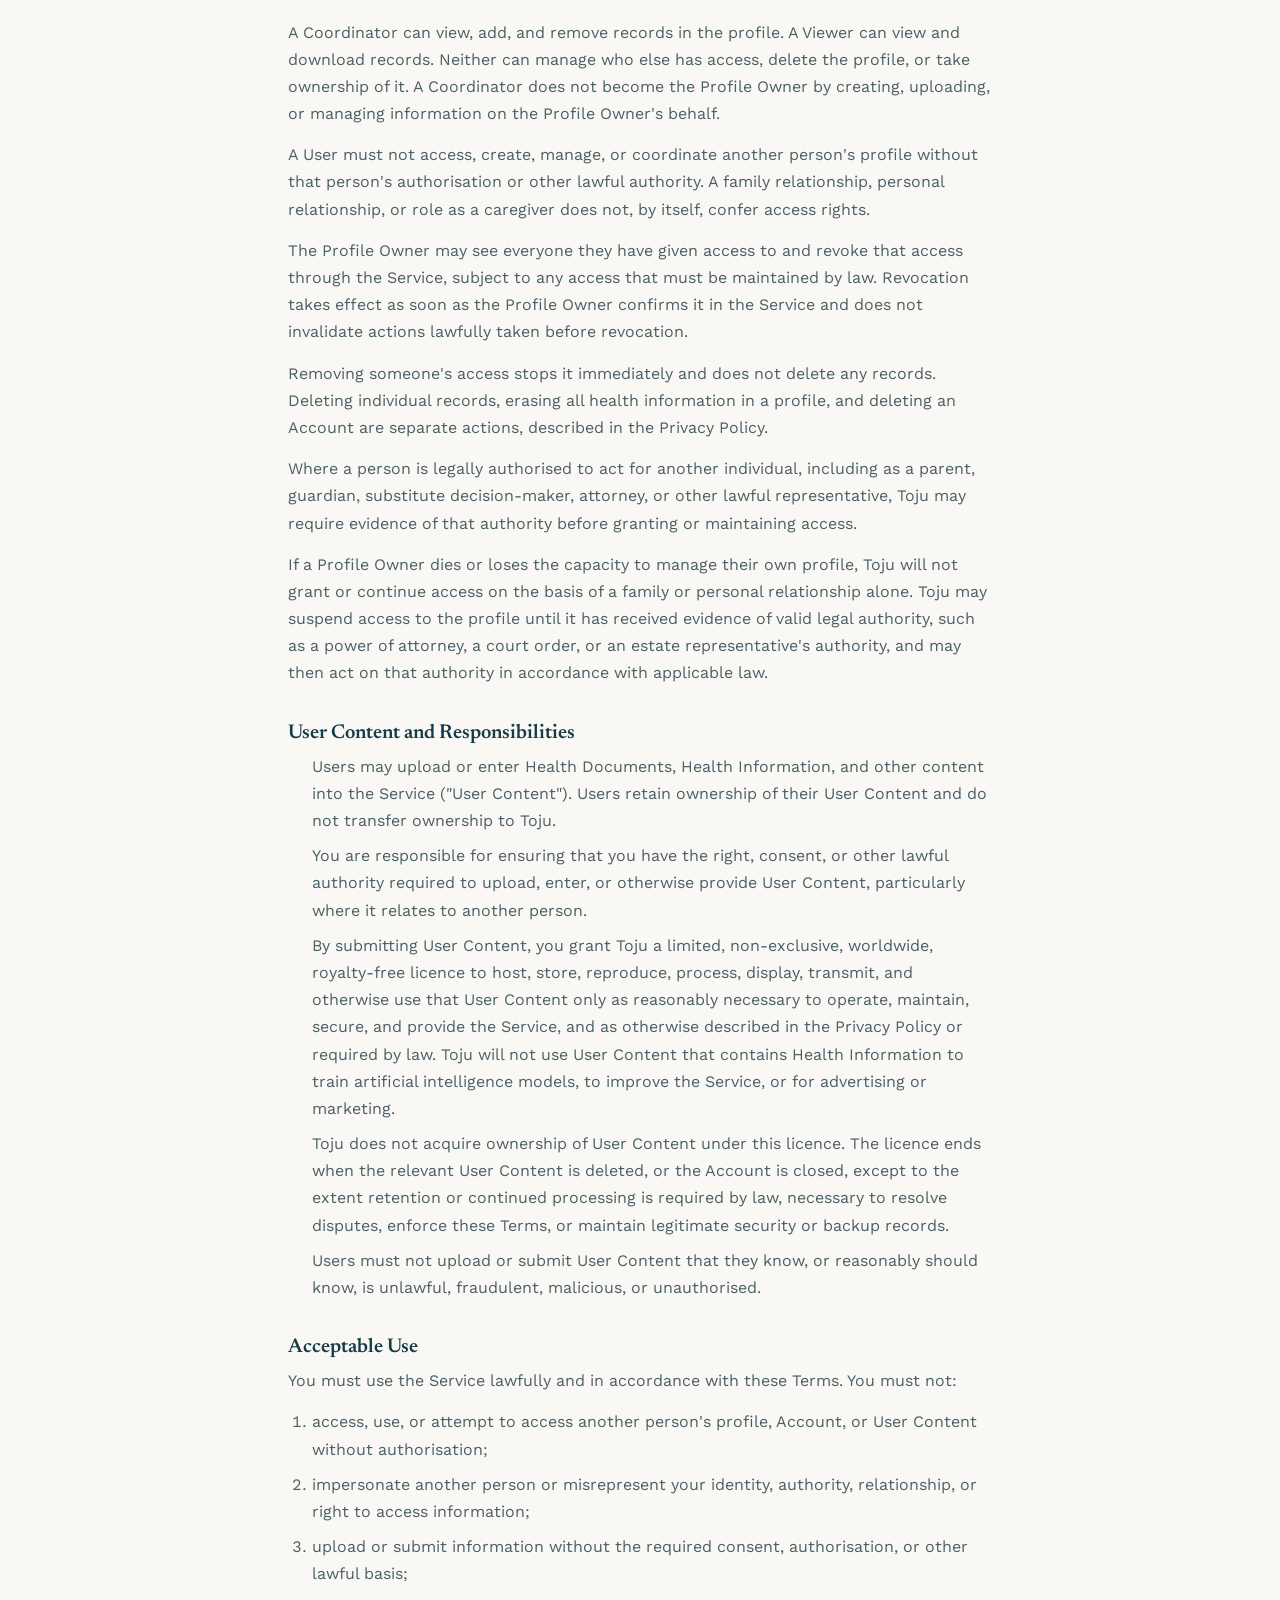
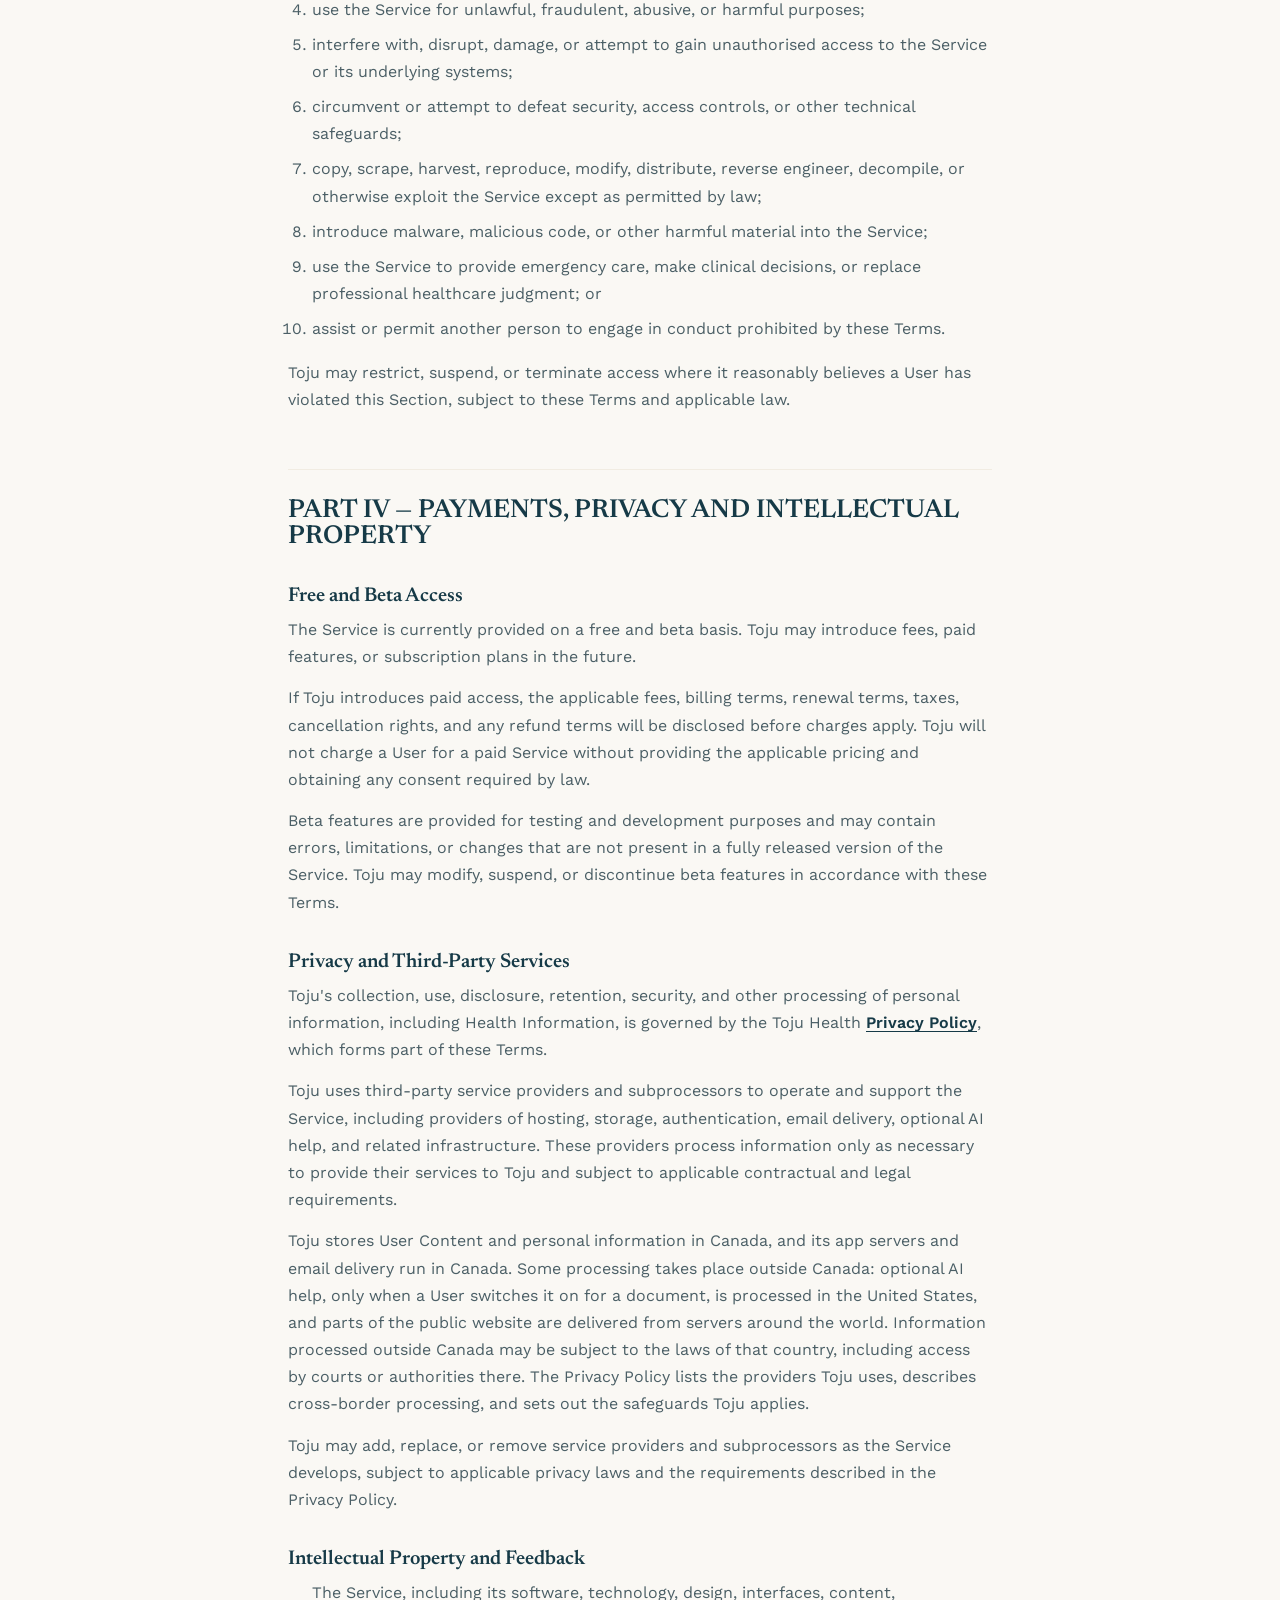
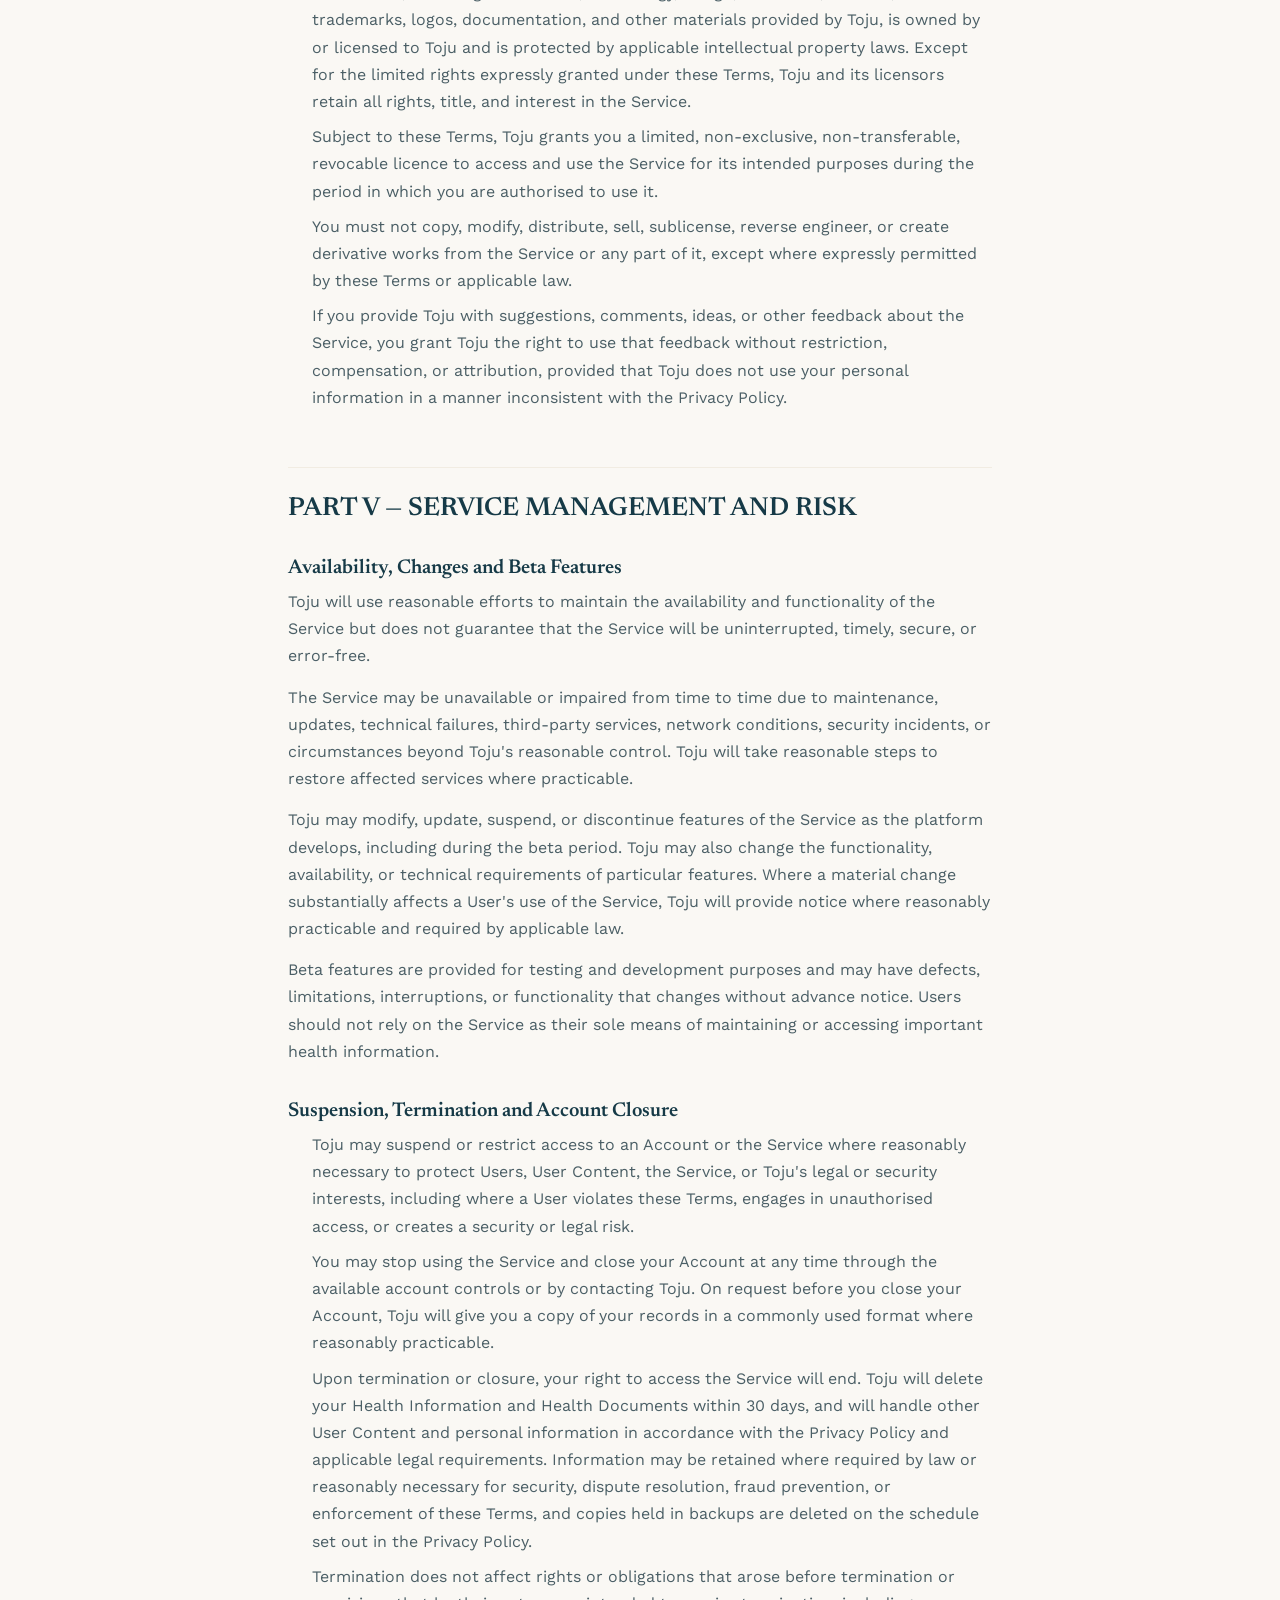
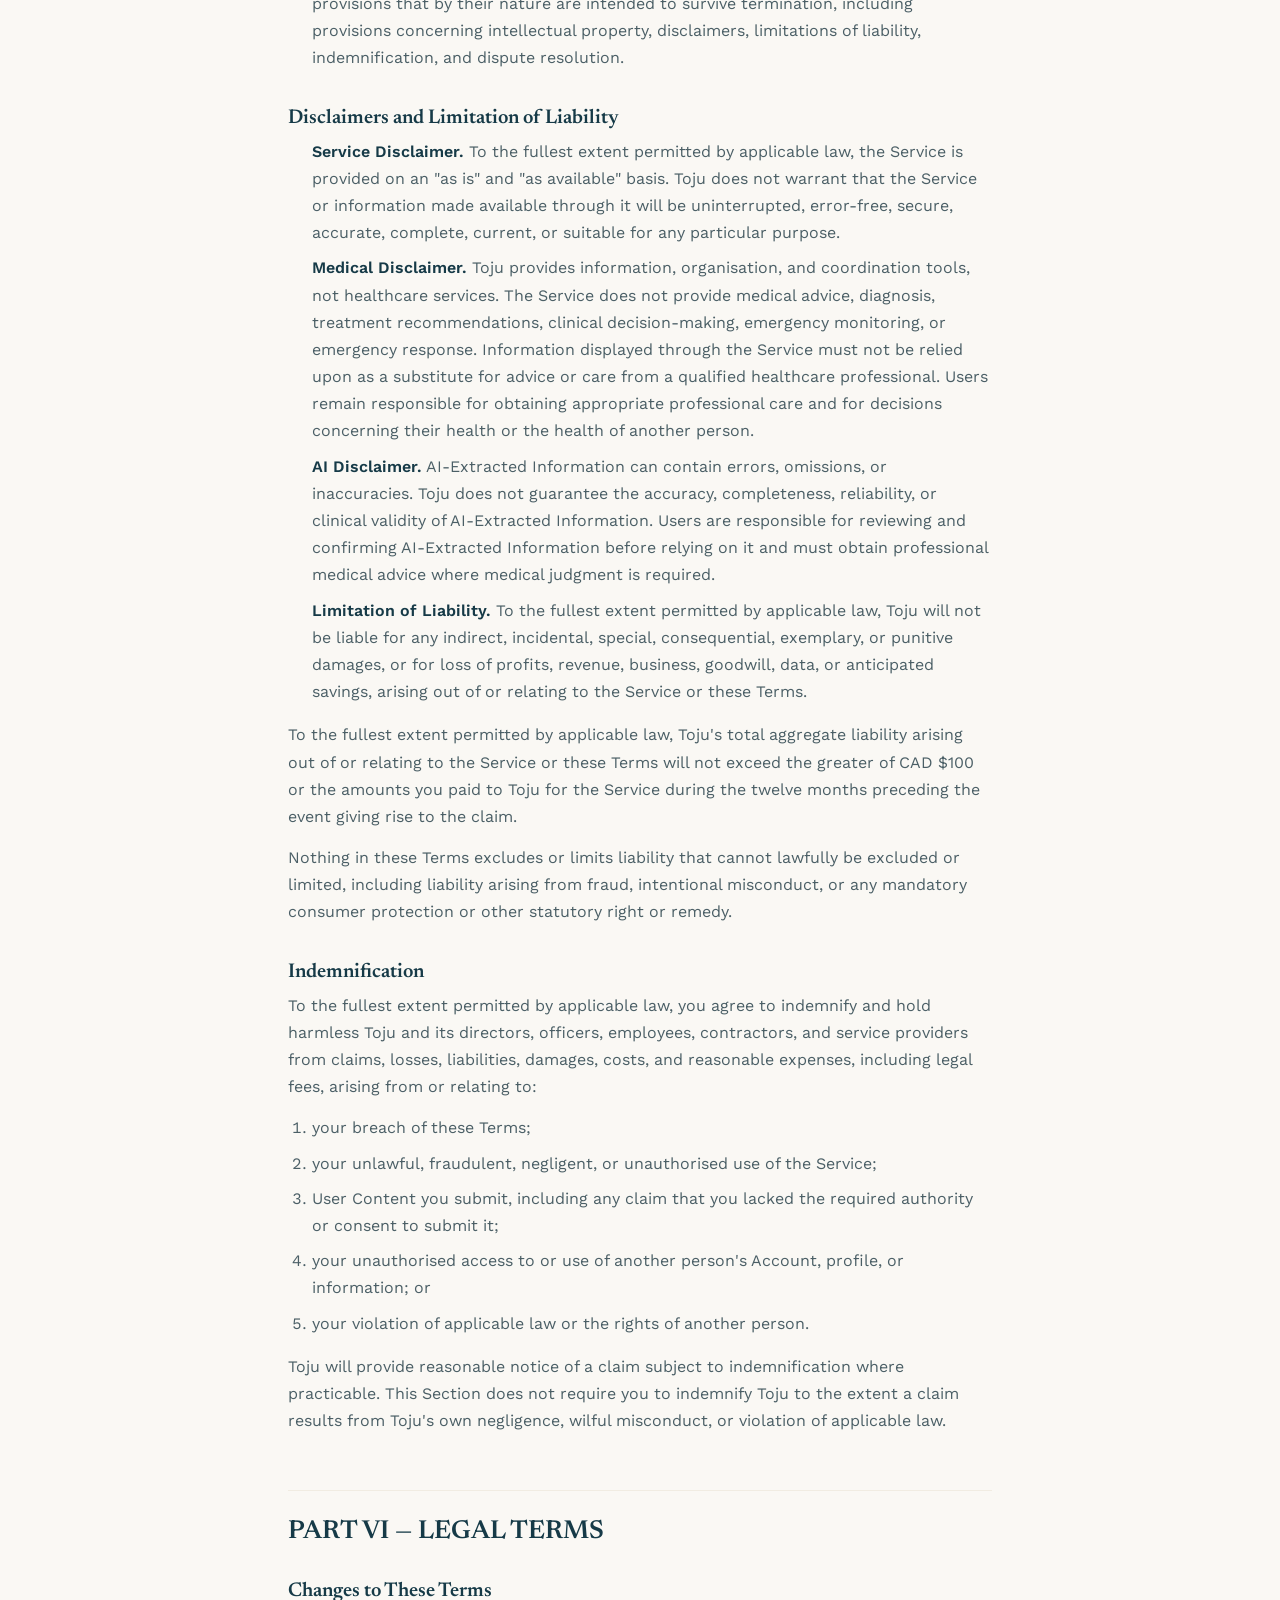
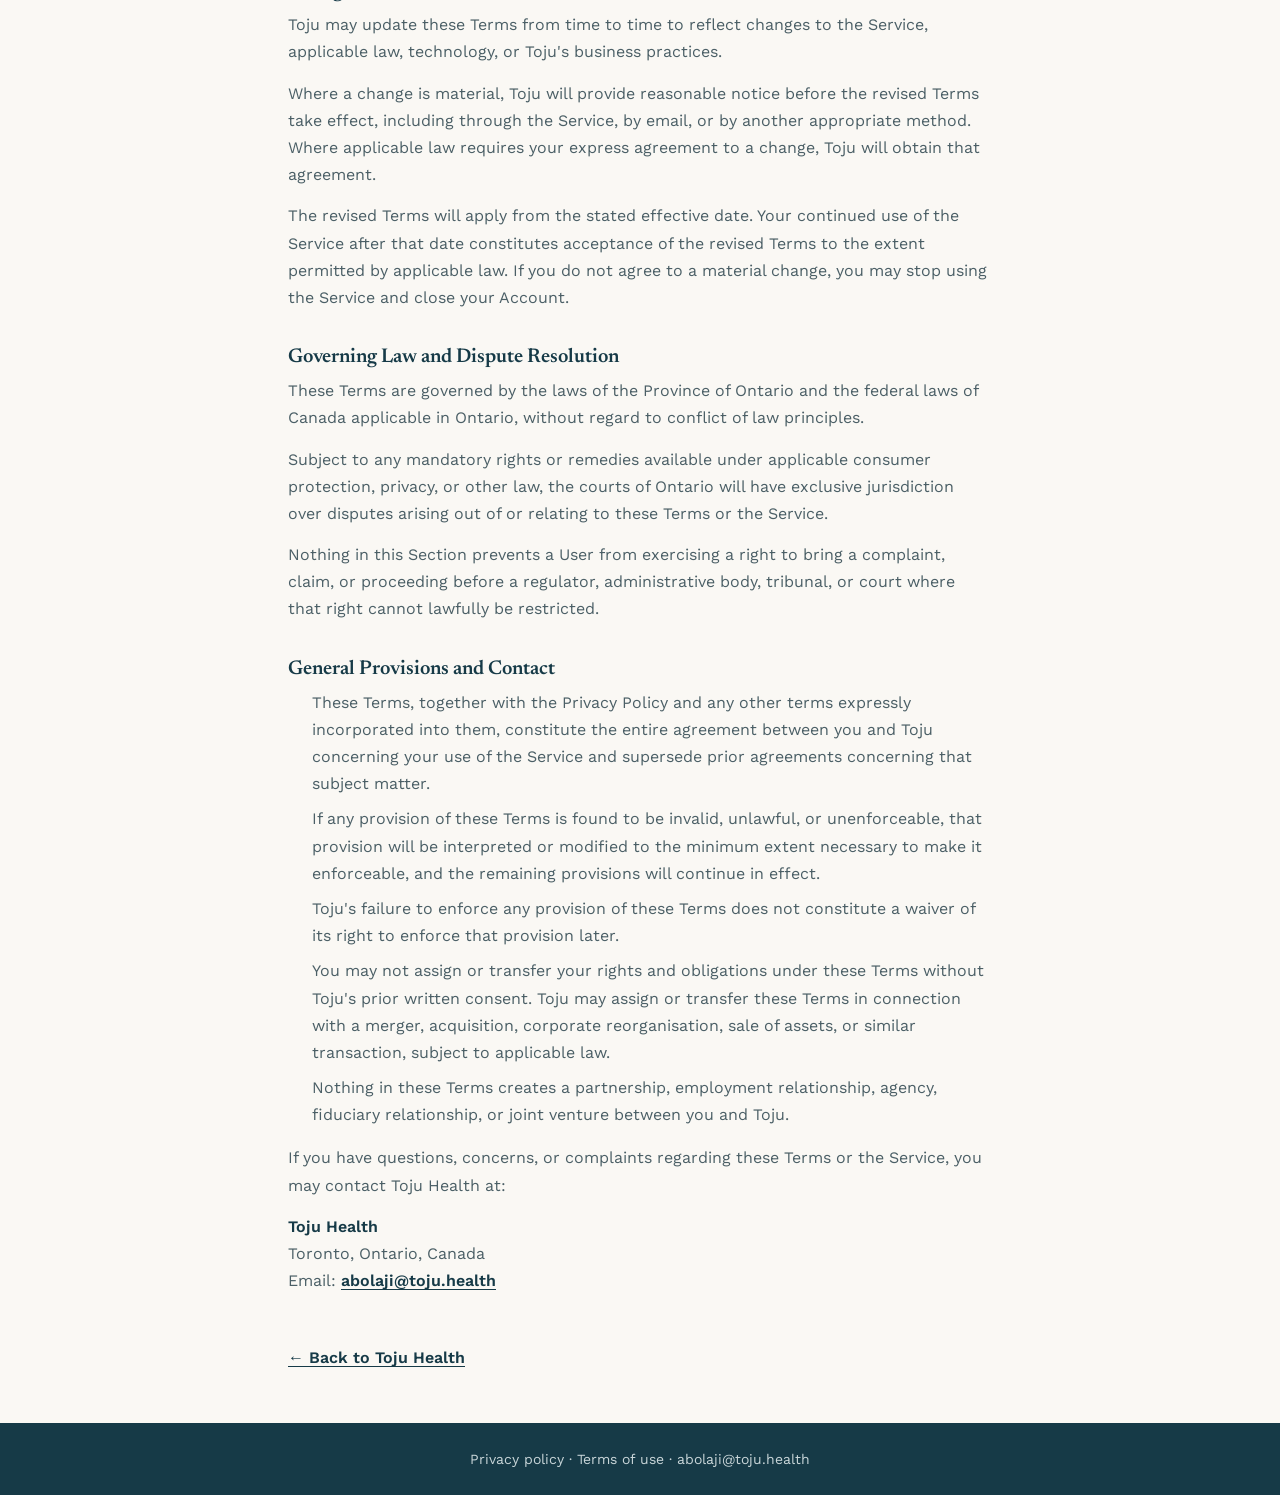
<file: terms.html>
<!DOCTYPE html>
<html lang="en">
<head>
<meta charset="UTF-8">
<meta name="viewport" content="width=device-width, initial-scale=1.0">
<title>Terms of Use — Toju Health</title>
<meta name="description" content="The terms that govern your use of the Toju Health platform during beta.">
<link rel="stylesheet" href="styles.css">
</head>
<body>
<header class="nav"><div class="wrap nav__inner">
  <a href="/" class="nav__logo">
    <span class="nav__mark"><svg viewBox="0 0 40 40" width="30" height="30"><rect width="40" height="40" rx="9" fill="#163A47"/><path d="M12 15.5H28M20 15.5V29M15 29H25" stroke="#E8C468" stroke-width="3.2" stroke-linecap="round"/></svg></span>
    Toju <span class="nav__logo-sub">Health</span>
  </a>
</div></header>
<main class="wrap legal">
  <p class="eyebrow">Legal</p>
  <h1>Terms of Use</h1>
<p class="legal__meta"><strong>Version 2.0 (Beta)</strong></p>
<p class="legal__meta"><strong>Effective Date:</strong> November 26, 2026. Replaces Version 1.1 (October 8, 2026).</p>

<h2>PART I — INTRODUCTION</h2>
<h3>Acceptance of These Terms</h3>
<p>These Terms of Use ("Terms") govern your access to and use of the Toju Health platform, website, applications, and related services (collectively, the "Service") provided by Toju Health, based in Toronto, Ontario, Canada ("Toju," "we," "us," or "our").</p>
<p>These Terms form a legally binding agreement between you and Toju. By creating an account, accessing, or using the Service, you confirm that you have read, understood, and agree to be bound by these Terms and the Toju Health <a href="/privacy.html">Privacy Policy</a>, which is incorporated into these Terms by reference.</p>
<p>You may use the Service only if you have the legal capacity to enter into a binding agreement under the laws applicable to you. If you use the Service on behalf of another person, you represent that you have the legal authority or authorisation required to act on that person's behalf.</p>
<p>If you do not agree to these Terms, you must not create an account or use the Service.</p>
<p>Toju may update these Terms from time to time, as described in "Changes to These Terms" in Part VI.</p>
<p>Effective Date: November 26, 2026</p>
<p>Version: 2.0 (Beta). Replaces Version 1.1 (October 8, 2026).</p>
<h3>Definitions</h3>
<p>For purposes of these Terms:</p>
<ul><li>"Account" means the account an individual creates to access and use the Service. Each individual holds their own Account.</li><li>"Coordinator" means a person a Profile Owner has given access to help manage their profile. A Coordinator can view, add, and remove records in that profile.</li><li>"Viewer" means a person a Profile Owner has given view-only access. A Viewer can view and download records in that profile.</li><li>"Health Information" means information relating to an individual's physical or mental health, medical history, healthcare, treatment, medications, test results, or other health-related matters.</li><li>"Health Documents" means documents or files containing Health Information that a User uploads or otherwise provides through the Service, including prescriptions, laboratory results, medical notes, and similar records.</li><li>"Profile Owner" means the individual to whom a Toju profile relates, who holds their own Account and controls who may access that profile, subject to applicable law and any valid legal authority granted to another person.</li><li>"Emergency Card" means the one-page summary of a profile's key health and contact information that a Profile Owner, or a Coordinator they allow, may create and share through the Service.</li><li>"Service" means the Toju platform and its related websites, applications, features, functionality, and services made available by Toju.</li><li>"User" means any person who accesses or uses the Service, including a Profile Owner, a Coordinator, and a Viewer.</li><li>"User Content" means information, documents, files, and other content that a User submits, uploads, enters, or otherwise makes available through the Service.</li><li>"AI-Extracted Information" means details, such as a document's title, date, or healthcare provider, that Toju reads from a Health Document using optical character recognition on its own servers and, only where a User switches on optional AI help for that document, with the help of an AI provider.</li></ul>
<h2>PART II — THE TOJU SERVICE</h2>
<h3>The Service</h3>
<p>Toju is a health-information coordination platform that helps individuals organise, manage, and share health information with people they authorise to assist with their care.</p>
<p>The Service allows Users to:</p>
<ol><li>create and manage their own health profile;</li><li>upload and organise Health Documents and other Health Information;</li><li>have Toju read uploaded documents on its own servers, with optional AI help that the User chooses for each document;</li><li>review, correct, and confirm AI-Extracted Information before it is saved to a health timeline or profile;</li><li>give other people access to a profile as a Coordinator or Viewer, and remove that access at any time; and</li><li>create and share an Emergency Card.</li></ol>
<p>Toju provides information organisation and coordination services only. Toju is NOT a healthcare provider, medical practitioner, medical advice service, emergency service, or substitute for professional healthcare. The Service does not diagnose conditions, prescribe or recommend treatment, interpret clinical information for medical decision-making, or provide emergency monitoring or response.</p>
<p>The Service must not be used for emergencies or situations requiring immediate medical attention. Users should contact an appropriate healthcare professional or emergency service where immediate care is required. This includes the Emergency Card: it is a summary for others to read, not an emergency service.</p>
<h3>AI-Assisted Processing and User Review</h3>
<ul><li>Toju reads uploaded Health Documents itself, using optical character recognition (OCR) on its own servers in Canada. Optional AI help is off by default. A User may switch it on for an individual document, in which case the document's text, with identifiers removed, may be sent to Toju's AI provider as described in the Privacy Policy. Images and files are never sent to an AI provider.</li><li>AI-Extracted Information may contain errors, omissions, or inaccuracies, including where an uploaded document is incomplete, unclear, handwritten, or otherwise difficult to process. AI-Extracted Information is not medical advice and does not constitute independent clinical interpretation by Toju.</li><li>Toju presents AI-Extracted Information for review by a User before it is confirmed and saved to the applicable profile or health timeline. Users are responsible for reviewing the information and correcting any errors before confirming it.</li><li>Toju does not warrant that AI-Extracted Information is accurate, complete, current, or clinically valid. Users remain responsible for decisions made using information available through the Service and should consult an appropriate healthcare professional where medical judgment is required.</li></ul>
<h3>Emergency Card</h3>
<ul><li>A Profile Owner or a Coordinator may fill in an Emergency Card: a one-page summary of key details for the profile, such as conditions, current medicines, allergies, doctor and pharmacy contacts, and emergency contacts. The card shows only the details entered for it.</li><li>The Emergency Card can be downloaded as a PDF. It can also be shared through a secure link by the Profile Owner, or by a Coordinator if the Profile Owner allows it. A link lasts 24 hours unless the person creating it chooses 1 hour or 7 days instead, and the Profile Owner, or whoever created the link, can turn it off at any time. Anyone who has the link can view the card while the link is active, without a Toju account.</li><li>Once a card is downloaded, printed, or forwarded (for example by WhatsApp or email), Toju cannot control or delete those copies. Share it only with people the Profile Owner has agreed should see it.</li><li>The Emergency Card shows information Users have entered or confirmed. Toju does not check it for accuracy or completeness, and Users are responsible for keeping it current.</li><li>Only include another person's contact details (such as an emergency contact) on the card if you have their permission.</li><li><strong>Toju is not an emergency service.</strong> In an emergency, call your local emergency number (for example, 911 in Canada or 112 in Nigeria).</li></ul>
<h3>Eligibility, Accounts and Security</h3>
<ul><li>You must be at least 18 years old, or the age of majority in your jurisdiction if higher, to create and maintain an account unless Toju expressly permits otherwise in accordance with applicable law.</li><li>You must provide information that is accurate, complete, and current when creating and maintaining your Account. You are responsible for maintaining the confidentiality of your login credentials and for activity conducted through your Account.</li><li>Each individual may hold only one Account. You must not create an Account in another person's name; invite them to join the Service instead.</li><li>You must not share your Account credentials, permit unauthorised access to your Account, or use another person's Account without authorisation. You must notify Toju promptly if you believe your Account or credentials have been compromised or accessed without authorisation.</li><li>Toju may take reasonable security measures, including restricting or suspending access to an Account, where necessary to protect the Service, Users, or information maintained through the Service. Any suspension or termination will be handled in accordance with these Terms and applicable law.</li></ul>
<h2>PART III — PROFILES, CONTENT AND ACCEPTABLE USE</h2>
<h3>Profiles, Coordinators and Authorisation</h3>
<p>Each health profile is associated with a Profile Owner, being the individual to whom the profile relates. Each Profile Owner holds their own Account. Subject to applicable law and any valid legal authority, the Profile Owner controls access to the profile and decides who may act as a Coordinator or Viewer, by sending an invitation, sharing an access code, or approving a request.</p>
<p>A Coordinator can view, add, and remove records in the profile. A Viewer can view and download records. Neither can manage who else has access, delete the profile, or take ownership of it. A Coordinator does not become the Profile Owner by creating, uploading, or managing information on the Profile Owner's behalf.</p>
<p>A User must not access, create, manage, or coordinate another person's profile without that person's authorisation or other lawful authority. A family relationship, personal relationship, or role as a caregiver does not, by itself, confer access rights.</p>
<p>The Profile Owner may see everyone they have given access to and revoke that access through the Service, subject to any access that must be maintained by law. Revocation takes effect as soon as the Profile Owner confirms it in the Service and does not invalidate actions lawfully taken before revocation.</p>
<p>Removing someone's access stops it immediately and does not delete any records. Deleting individual records, erasing all health information in a profile, and deleting an Account are separate actions, described in the Privacy Policy.</p>
<p>Where a person is legally authorised to act for another individual, including as a parent, guardian, substitute decision-maker, attorney, or other lawful representative, Toju may require evidence of that authority before granting or maintaining access.</p>
<p>If a Profile Owner dies or loses the capacity to manage their own profile, Toju will not grant or continue access on the basis of a family or personal relationship alone. Toju may suspend access to the profile until it has received evidence of valid legal authority, such as a power of attorney, a court order, or an estate representative's authority, and may then act on that authority in accordance with applicable law.</p>
<h3>User Content and Responsibilities</h3>
<ul><li>Users may upload or enter Health Documents, Health Information, and other content into the Service ("User Content"). Users retain ownership of their User Content and do not transfer ownership to Toju.</li><li>You are responsible for ensuring that you have the right, consent, or other lawful authority required to upload, enter, or otherwise provide User Content, particularly where it relates to another person.</li><li>By submitting User Content, you grant Toju a limited, non-exclusive, worldwide, royalty-free licence to host, store, reproduce, process, display, transmit, and otherwise use that User Content only as reasonably necessary to operate, maintain, secure, and provide the Service, and as otherwise described in the Privacy Policy or required by law. Toju will not use User Content that contains Health Information to train artificial intelligence models, to improve the Service, or for advertising or marketing.</li><li>Toju does not acquire ownership of User Content under this licence. The licence ends when the relevant User Content is deleted, or the Account is closed, except to the extent retention or continued processing is required by law, necessary to resolve disputes, enforce these Terms, or maintain legitimate security or backup records.</li><li>Users must not upload or submit User Content that they know, or reasonably should know, is unlawful, fraudulent, malicious, or unauthorised.</li></ul>
<h3>Acceptable Use</h3>
<p>You must use the Service lawfully and in accordance with these Terms. You must not:</p>
<ol><li>access, use, or attempt to access another person's profile, Account, or User Content without authorisation;</li><li>impersonate another person or misrepresent your identity, authority, relationship, or right to access information;</li><li>upload or submit information without the required consent, authorisation, or other lawful basis;</li><li>use the Service for unlawful, fraudulent, abusive, or harmful purposes;</li><li>interfere with, disrupt, damage, or attempt to gain unauthorised access to the Service or its underlying systems;</li><li>circumvent or attempt to defeat security, access controls, or other technical safeguards;</li><li>copy, scrape, harvest, reproduce, modify, distribute, reverse engineer, decompile, or otherwise exploit the Service except as permitted by law;</li><li>introduce malware, malicious code, or other harmful material into the Service;</li><li>use the Service to provide emergency care, make clinical decisions, or replace professional healthcare judgment; or</li><li>assist or permit another person to engage in conduct prohibited by these Terms.</li></ol>
<p>Toju may restrict, suspend, or terminate access where it reasonably believes a User has violated this Section, subject to these Terms and applicable law.</p>
<h2>PART IV — PAYMENTS, PRIVACY AND INTELLECTUAL PROPERTY</h2>
<h3>Free and Beta Access</h3>
<p>The Service is currently provided on a free and beta basis. Toju may introduce fees, paid features, or subscription plans in the future.</p>
<p>If Toju introduces paid access, the applicable fees, billing terms, renewal terms, taxes, cancellation rights, and any refund terms will be disclosed before charges apply. Toju will not charge a User for a paid Service without providing the applicable pricing and obtaining any consent required by law.</p>
<p>Beta features are provided for testing and development purposes and may contain errors, limitations, or changes that are not present in a fully released version of the Service. Toju may modify, suspend, or discontinue beta features in accordance with these Terms.</p>
<h3>Privacy and Third-Party Services</h3>
<p>Toju's collection, use, disclosure, retention, security, and other processing of personal information, including Health Information, is governed by the Toju Health <a href="/privacy.html">Privacy Policy</a>, which forms part of these Terms.</p>
<p>Toju uses third-party service providers and subprocessors to operate and support the Service, including providers of hosting, storage, authentication, email delivery, optional AI help, and related infrastructure. These providers process information only as necessary to provide their services to Toju and subject to applicable contractual and legal requirements.</p>
<p>Toju stores User Content and personal information in Canada, and its app servers and email delivery run in Canada. Some processing takes place outside Canada: optional AI help, only when a User switches it on for a document, is processed in the United States, and parts of the public website are delivered from servers around the world. Information processed outside Canada may be subject to the laws of that country, including access by courts or authorities there. The Privacy Policy lists the providers Toju uses, describes cross-border processing, and sets out the safeguards Toju applies.</p>
<p>Toju may add, replace, or remove service providers and subprocessors as the Service develops, subject to applicable privacy laws and the requirements described in the Privacy Policy.</p>
<h3>Intellectual Property and Feedback</h3>
<ul><li>The Service, including its software, technology, design, interfaces, content, trademarks, logos, documentation, and other materials provided by Toju, is owned by or licensed to Toju and is protected by applicable intellectual property laws. Except for the limited rights expressly granted under these Terms, Toju and its licensors retain all rights, title, and interest in the Service.</li><li>Subject to these Terms, Toju grants you a limited, non-exclusive, non-transferable, revocable licence to access and use the Service for its intended purposes during the period in which you are authorised to use it.</li><li>You must not copy, modify, distribute, sell, sublicense, reverse engineer, or create derivative works from the Service or any part of it, except where expressly permitted by these Terms or applicable law.</li><li>If you provide Toju with suggestions, comments, ideas, or other feedback about the Service, you grant Toju the right to use that feedback without restriction, compensation, or attribution, provided that Toju does not use your personal information in a manner inconsistent with the Privacy Policy.</li></ul>
<h2>PART V — SERVICE MANAGEMENT AND RISK</h2>
<h3>Availability, Changes and Beta Features</h3>
<p>Toju will use reasonable efforts to maintain the availability and functionality of the Service but does not guarantee that the Service will be uninterrupted, timely, secure, or error-free.</p>
<p>The Service may be unavailable or impaired from time to time due to maintenance, updates, technical failures, third-party services, network conditions, security incidents, or circumstances beyond Toju's reasonable control. Toju will take reasonable steps to restore affected services where practicable.</p>
<p>Toju may modify, update, suspend, or discontinue features of the Service as the platform develops, including during the beta period. Toju may also change the functionality, availability, or technical requirements of particular features. Where a material change substantially affects a User's use of the Service, Toju will provide notice where reasonably practicable and required by applicable law.</p>
<p>Beta features are provided for testing and development purposes and may have defects, limitations, interruptions, or functionality that changes without advance notice. Users should not rely on the Service as their sole means of maintaining or accessing important health information.</p>
<h3>Suspension, Termination and Account Closure</h3>
<ul><li>Toju may suspend or restrict access to an Account or the Service where reasonably necessary to protect Users, User Content, the Service, or Toju's legal or security interests, including where a User violates these Terms, engages in unauthorised access, or creates a security or legal risk.</li><li>You may stop using the Service and close your Account at any time through the available account controls or by contacting Toju. On request before you close your Account, Toju will give you a copy of your records in a commonly used format where reasonably practicable.</li><li>Upon termination or closure, your right to access the Service will end. Toju will delete your Health Information and Health Documents within 30 days, and will handle other User Content and personal information in accordance with the Privacy Policy and applicable legal requirements. Information may be retained where required by law or reasonably necessary for security, dispute resolution, fraud prevention, or enforcement of these Terms, and copies held in backups are deleted on the schedule set out in the Privacy Policy.</li><li>Termination does not affect rights or obligations that arose before termination or provisions that by their nature are intended to survive termination, including provisions concerning intellectual property, disclaimers, limitations of liability, indemnification, and dispute resolution.</li></ul>
<h3>Disclaimers and Limitation of Liability</h3>
<ul><li><strong>Service Disclaimer.</strong> To the fullest extent permitted by applicable law, the Service is provided on an "as is" and "as available" basis. Toju does not warrant that the Service or information made available through it will be uninterrupted, error-free, secure, accurate, complete, current, or suitable for any particular purpose.</li><li><strong>Medical Disclaimer.</strong> Toju provides information, organisation, and coordination tools, not healthcare services. The Service does not provide medical advice, diagnosis, treatment recommendations, clinical decision-making, emergency monitoring, or emergency response. Information displayed through the Service must not be relied upon as a substitute for advice or care from a qualified healthcare professional. Users remain responsible for obtaining appropriate professional care and for decisions concerning their health or the health of another person.</li><li><strong>AI Disclaimer.</strong> AI-Extracted Information can contain errors, omissions, or inaccuracies. Toju does not guarantee the accuracy, completeness, reliability, or clinical validity of AI-Extracted Information. Users are responsible for reviewing and confirming AI-Extracted Information before relying on it and must obtain professional medical advice where medical judgment is required.</li><li><strong>Limitation of Liability.</strong> To the fullest extent permitted by applicable law, Toju will not be liable for any indirect, incidental, special, consequential, exemplary, or punitive damages, or for loss of profits, revenue, business, goodwill, data, or anticipated savings, arising out of or relating to the Service or these Terms.</li></ul>
<p>To the fullest extent permitted by applicable law, Toju's total aggregate liability arising out of or relating to the Service or these Terms will not exceed the greater of CAD $100 or the amounts you paid to Toju for the Service during the twelve months preceding the event giving rise to the claim.</p>
<p>Nothing in these Terms excludes or limits liability that cannot lawfully be excluded or limited, including liability arising from fraud, intentional misconduct, or any mandatory consumer protection or other statutory right or remedy.</p>
<h3>Indemnification</h3>
<p>To the fullest extent permitted by applicable law, you agree to indemnify and hold harmless Toju and its directors, officers, employees, contractors, and service providers from claims, losses, liabilities, damages, costs, and reasonable expenses, including legal fees, arising from or relating to:</p>
<ol><li>your breach of these Terms;</li><li>your unlawful, fraudulent, negligent, or unauthorised use of the Service;</li><li>User Content you submit, including any claim that you lacked the required authority or consent to submit it;</li><li>your unauthorised access to or use of another person's Account, profile, or information; or</li><li>your violation of applicable law or the rights of another person.</li></ol>
<p>Toju will provide reasonable notice of a claim subject to indemnification where practicable. This Section does not require you to indemnify Toju to the extent a claim results from Toju's own negligence, wilful misconduct, or violation of applicable law.</p>
<h2>PART VI — LEGAL TERMS</h2>
<h3>Changes to These Terms</h3>
<p>Toju may update these Terms from time to time to reflect changes to the Service, applicable law, technology, or Toju's business practices.</p>
<p>Where a change is material, Toju will provide reasonable notice before the revised Terms take effect, including through the Service, by email, or by another appropriate method. Where applicable law requires your express agreement to a change, Toju will obtain that agreement.</p>
<p>The revised Terms will apply from the stated effective date. Your continued use of the Service after that date constitutes acceptance of the revised Terms to the extent permitted by applicable law. If you do not agree to a material change, you may stop using the Service and close your Account.</p>
<h3>Governing Law and Dispute Resolution</h3>
<p>These Terms are governed by the laws of the Province of Ontario and the federal laws of Canada applicable in Ontario, without regard to conflict of law principles.</p>
<p>Subject to any mandatory rights or remedies available under applicable consumer protection, privacy, or other law, the courts of Ontario will have exclusive jurisdiction over disputes arising out of or relating to these Terms or the Service.</p>
<p>Nothing in this Section prevents a User from exercising a right to bring a complaint, claim, or proceeding before a regulator, administrative body, tribunal, or court where that right cannot lawfully be restricted.</p>
<h3>General Provisions and Contact</h3>
<ul><li>These Terms, together with the Privacy Policy and any other terms expressly incorporated into them, constitute the entire agreement between you and Toju concerning your use of the Service and supersede prior agreements concerning that subject matter.</li><li>If any provision of these Terms is found to be invalid, unlawful, or unenforceable, that provision will be interpreted or modified to the minimum extent necessary to make it enforceable, and the remaining provisions will continue in effect.</li><li>Toju's failure to enforce any provision of these Terms does not constitute a waiver of its right to enforce that provision later.</li><li>You may not assign or transfer your rights and obligations under these Terms without Toju's prior written consent. Toju may assign or transfer these Terms in connection with a merger, acquisition, corporate reorganisation, sale of assets, or similar transaction, subject to applicable law.</li><li>Nothing in these Terms creates a partnership, employment relationship, agency, fiduciary relationship, or joint venture between you and Toju.</li></ul>
<p>If you have questions, concerns, or complaints regarding these Terms or the Service, you may contact Toju Health at:</p>
<p><strong>Toju Health</strong><br>Toronto, Ontario, Canada<br>Email: <a href="mailto:abolaji@toju.health">abolaji@toju.health</a></p>
  <a href="/" class="legal__back">← Back to Toju Health</a>
</main>
<footer class="legal__foot"><div class="wrap">
  <a href="/privacy.html">Privacy policy</a> · <a href="/terms.html">Terms of use</a> · <a href="mailto:abolaji@toju.health">abolaji@toju.health</a>
</div></footer>
</body>
</html>
</file>
<file: styles.css>
/* Self-hosted fonts (SIL Open Font License 1.1, see fonts/OFL-*.txt).
 Served from toju.health, so visitors' browsers do not contact Google. */
/* newsreader-latin-ext-opsz-normal */
@font-face {
  font-family: 'Newsreader';
  font-style: normal;
  font-display: swap;
  font-weight: 200 800;
  src: url(fonts/newsreader-latin-ext-opsz-normal.woff2) format('woff2-variations');
  unicode-range: U+0100-02BA,U+02BD-02C5,U+02C7-02CC,U+02CE-02D7,U+02DD-02FF,U+0304,U+0308,U+0329,U+1D00-1DBF,U+1E00-1E9F,U+1EF2-1EFF,U+2020,U+20A0-20AB,U+20AD-20C0,U+2113,U+2C60-2C7F,U+A720-A7FF;
}
/* newsreader-latin-opsz-normal */
@font-face {
  font-family: 'Newsreader';
  font-style: normal;
  font-display: swap;
  font-weight: 200 800;
  src: url(fonts/newsreader-latin-opsz-normal.woff2) format('woff2-variations');
  unicode-range: U+0000-00FF,U+0131,U+0152-0153,U+02BB-02BC,U+02C6,U+02DA,U+02DC,U+0304,U+0308,U+0329,U+2000-206F,U+20AC,U+2122,U+2191,U+2193,U+2212,U+2215,U+FEFF,U+FFFD;
}
/* newsreader-latin-ext-opsz-italic */
@font-face {
  font-family: 'Newsreader';
  font-style: italic;
  font-display: swap;
  font-weight: 200 800;
  src: url(fonts/newsreader-latin-ext-opsz-italic.woff2) format('woff2-variations');
  unicode-range: U+0100-02BA,U+02BD-02C5,U+02C7-02CC,U+02CE-02D7,U+02DD-02FF,U+0304,U+0308,U+0329,U+1D00-1DBF,U+1E00-1E9F,U+1EF2-1EFF,U+2020,U+20A0-20AB,U+20AD-20C0,U+2113,U+2C60-2C7F,U+A720-A7FF;
}
/* newsreader-latin-opsz-italic */
@font-face {
  font-family: 'Newsreader';
  font-style: italic;
  font-display: swap;
  font-weight: 200 800;
  src: url(fonts/newsreader-latin-opsz-italic.woff2) format('woff2-variations');
  unicode-range: U+0000-00FF,U+0131,U+0152-0153,U+02BB-02BC,U+02C6,U+02DA,U+02DC,U+0304,U+0308,U+0329,U+2000-206F,U+20AC,U+2122,U+2191,U+2193,U+2212,U+2215,U+FEFF,U+FFFD;
}
/* work-sans-latin-ext-wght-normal */
@font-face {
  font-family: 'Work Sans';
  font-style: normal;
  font-display: swap;
  font-weight: 100 900;
  src: url(fonts/work-sans-latin-ext-wght-normal.woff2) format('woff2-variations');
  unicode-range: U+0100-02BA,U+02BD-02C5,U+02C7-02CC,U+02CE-02D7,U+02DD-02FF,U+0304,U+0308,U+0329,U+1D00-1DBF,U+1E00-1E9F,U+1EF2-1EFF,U+2020,U+20A0-20AB,U+20AD-20C0,U+2113,U+2C60-2C7F,U+A720-A7FF;
}
/* work-sans-latin-wght-normal */
@font-face {
  font-family: 'Work Sans';
  font-style: normal;
  font-display: swap;
  font-weight: 100 900;
  src: url(fonts/work-sans-latin-wght-normal.woff2) format('woff2-variations');
  unicode-range: U+0000-00FF,U+0131,U+0152-0153,U+02BB-02BC,U+02C6,U+02DA,U+02DC,U+0304,U+0308,U+0329,U+2000-206F,U+20AC,U+2122,U+2191,U+2193,U+2212,U+2215,U+FEFF,U+FFFD;
}

/* ===========================================================
   TOJU HEALTH — design tokens
   Signature: adire (Yoruba indigo-resist textile) motif —
   deep indigo/teal ink, warm ochre gold accent, geometric
   resist-pattern texture used sparingly as a mark of origin.
   =========================================================== */

:root{
  --ink:        #163A47;   /* deep indigo-teal, adire dye */
  --ink-2:      #1F4B5B;
  --gold:       #C98A2B;   /* warm ochre — not the AI-cliché terracotta */
  --gold-soft:  #E8C468;
  --paper:      #FAF8F4;
  --paper-2:    #F1ECE2;
  --ink-text:   #17262B;
  --slate:      #4B5F66;
  --line:       #DDD6C7;
  --white:      #FFFFFF;

  --font-display: "Newsreader", Georgia, serif;
  --font-body: "Work Sans", -apple-system, BlinkMacSystemFont, sans-serif;

  --radius: 14px;
  --radius-sm: 8px;
  --shadow: 0 10px 30px -12px rgba(22,58,71,0.18);
  --wrap: 1160px;
}

*{ box-sizing: border-box; }
html{ scroll-behavior: smooth; }
body{
  margin:0;
  font-family: var(--font-body);
  color: var(--ink-text);
  background: var(--paper);
  -webkit-font-smoothing: antialiased;
}
img,svg{ display:block; max-width:100%; }
a{ color:inherit; text-decoration:none; }
ul{ margin:0; padding:0; list-style:none; }
h1,h2,h3{ font-family: var(--font-display); font-weight:600; margin:0; color:var(--ink); }
p{ margin:0; }

.wrap{ max-width: var(--wrap); margin:0 auto; padding: 0 28px; }

@media (prefers-reduced-motion: reduce){
  *{ animation-duration: 0.01ms !important; animation-iteration-count: 1 !important; transition-duration: 0.01ms !important; scroll-behavior: auto !important; }
}

/* ---------- buttons ---------- */
.btn{
  display:inline-flex; align-items:center; gap:8px;
  padding: 11px 20px;
  border-radius: 999px;
  font-family: var(--font-body);
  font-weight:600;
  font-size: 15px;
  border: 1.5px solid transparent;
  cursor:pointer;
  transition: transform .15s ease, box-shadow .15s ease, background .15s ease, border-color .15s ease;
  white-space: nowrap;
}
.btn--primary{ background: var(--ink); color: var(--white); }
.btn--primary:hover{ background: var(--ink-2); transform: translateY(-1px); box-shadow: var(--shadow); }
.btn--ghost{ background: transparent; color: var(--ink); border-color: var(--line); }
.btn--ghost:hover{ border-color: var(--ink); }
.btn--text{ background:none; color: var(--ink); padding: 11px 4px; }
.btn--text:hover{ color: var(--gold); }
.btn--lg{ padding: 14px 26px; font-size:16px; }

/* ---------- nav ---------- */
.nav{
  position: sticky; top:0; z-index: 50;
  background: rgba(250,248,244,0.86);
  backdrop-filter: saturate(160%) blur(10px);
  border-bottom: 1px solid var(--line);
}
.nav__inner{ display:flex; align-items:center; gap: 28px; padding: 14px 28px; }
.nav__logo{ display:flex; align-items:center; gap:9px; font-family: var(--font-display); font-weight:600; font-size:19px; color: var(--ink); margin-right: 6px; }
.nav__logo-sub{ font-weight:400; color: var(--slate); font-size:16px; }
.nav__links{ display:flex; gap: 26px; flex:1; font-size: 14.5px; font-weight:500; color: var(--slate); }
.nav__links a:hover{ color: var(--ink); }
.nav__cta{ display:flex; align-items:center; gap:10px; }
.nav__burger{ display:none; flex-direction:column; gap:5px; background:none; border:none; cursor:pointer; padding:6px; }
.nav__burger span{ width:22px; height:2px; background:var(--ink); border-radius:2px; }

/* ---------- eyebrow / section titles ---------- */
.eyebrow{
  font-size: 13px; font-weight:600; letter-spacing:.06em; text-transform:uppercase;
  color: var(--gold); margin: 0 0 10px;
}
.eyebrow--center{ text-align:center; }
.section-title{ font-size: clamp(28px,3.4vw,40px); line-height:1.15; }
.section-title--center{ text-align:center; max-width: 720px; margin: 0 auto; }
.section-lede{ font-size: 17px; line-height:1.65; color: var(--slate); max-width: 620px; margin-top: 16px; }
.section-lede--center{ margin-left:auto; margin-right:auto; text-align:center; }

/* ---------- hero ---------- */
.hero{ position:relative; padding: 84px 0 90px; overflow:hidden; }
.hero__pattern{
  position:absolute; inset:0; z-index:0; opacity:.06; pointer-events:none;
  background-image:
    radial-gradient(circle at 20% 30%, var(--ink) 2px, transparent 2.4px),
    radial-gradient(circle at 60% 10%, var(--ink) 2px, transparent 2.4px),
    radial-gradient(circle at 85% 60%, var(--ink) 2px, transparent 2.4px),
    radial-gradient(circle at 40% 80%, var(--ink) 2px, transparent 2.4px),
    radial-gradient(circle at 10% 90%, var(--ink) 2px, transparent 2.4px);
  background-size: 220px 220px;
}
.hero__inner{ position:relative; z-index:1; display:grid; grid-template-columns: 1.05fr 1fr; gap: 56px; align-items:center; }
.hero h1{ font-size: clamp(34px, 4.6vw, 54px); line-height:1.08; margin: 6px 0 22px; }
.hero h1 em{ font-style:italic; color: var(--gold); }
.hero__lede{ font-size: 18px; line-height:1.65; color: var(--slate); max-width: 520px; }
.hero__actions{ display:flex; align-items:center; gap: 18px; margin-top: 30px; flex-wrap:wrap; }
.hero__note{ margin-top:18px; font-size: 13.5px; color: var(--slate); }

.hero__visual{ position:relative; display:flex; flex-direction:column; gap:14px; align-items:center; }
.chaos{ position:relative; width:100%; height: 190px; }
.chaos__bubble{
  position:absolute; background: var(--white); border:1px solid var(--line); border-radius: 12px;
  padding: 8px 12px; font-size: 12.5px; font-weight:500; box-shadow: 0 6px 16px -8px rgba(22,58,71,.25);
  animation: settle 1s ease forwards; opacity:0;
}
.b1{ top:0; left:8%; transform: rotate(-8deg); animation-delay:.05s; }
.b2{ top:38px; left:52%; transform: rotate(6deg); animation-delay:.15s; }
.b3{ top:88px; left:2%; transform: rotate(4deg); animation-delay:.25s; }
.b4{ top:110px; left:46%; transform: rotate(-5deg); animation-delay:.35s; }
.b5{ top:150px; left:22%; transform: rotate(9deg); animation-delay:.45s; }
@keyframes settle{ from{ opacity:0; transform: translateY(-6px) rotate(var(--r,0)); } to{ opacity:1; } }

.arrow{ margin: 0 auto; }
.timeline{ position:relative; width:100%; padding-left: 6px; }
.timeline__line{ position:absolute; left:5px; top:6px; bottom:6px; width:2px; background: var(--line); }
.timeline__node{ display:flex; align-items:center; gap:12px; padding: 10px 0; opacity:0; animation: rise .6s ease forwards; animation-delay: calc(var(--i) * .14s + .5s); }
@keyframes rise{ from{ opacity:0; transform: translateX(-8px);} to{ opacity:1; transform:none; } }
.timeline__dot{ width:12px; height:12px; border-radius:50%; background: var(--gold); border:3px solid var(--paper); box-shadow: 0 0 0 2px var(--gold); flex-shrink:0; z-index:1; }
.timeline__card{ background: var(--white); border:1px solid var(--line); border-radius: 10px; padding: 8px 12px; font-size: 13px; box-shadow: var(--shadow); }
.timeline__card b{ color: var(--ink); }

/* ---------- problem ---------- */
.problem{ padding: 90px 0; background: var(--paper); }
.stat-grid{ display:grid; grid-template-columns: repeat(3,1fr); gap: 22px; margin-top: 48px; }
.stat-card{ background: var(--white); border-radius: var(--radius); padding: 28px 24px; text-align:center; }
.stat-card--lead{ box-shadow: var(--shadow); }
.stat-card__num{ display:block; font-family: var(--font-display); font-size: 42px; color: var(--ink); font-weight:600; }
.stat-card__label{ display:block; margin-top:10px; font-size: 14.5px; color: var(--slate); line-height:1.5; }
.stat-card__source{ display:block; margin-top:10px; font-size: 11.5px; color: #94A0A3; }
.problem__quote{ max-width: 640px; margin: 56px auto 0; text-align:center; }
.problem__quote p{ font-family: var(--font-display); font-style:italic; font-size: 24px; color: var(--ink); line-height:1.5; }
.problem__quote span{ display:block; margin-top:10px; font-size: 13px; color: var(--slate); }
.problem__quote-bridge{ font-family: var(--font-body) !important; font-style: normal !important; font-size: 15px !important; color: var(--slate) !important; line-height:1.65; margin-top: 22px !important; }

/* ---------- how it works ---------- */
.how{ padding: 96px 0; }
.how__grid{ display:grid; grid-template-columns: repeat(4,1fr); gap: 26px; margin-top: 52px; }
.how__step{ padding-top: 0; }
.how__num{ font-family: var(--font-display); font-size: 15px; color: var(--gold); font-weight:600; }
.how__step h3{ font-size: 19px; margin: 10px 0 8px; }
.how__step p{ font-size: 14.5px; color: var(--slate); line-height:1.6; }

/* ---------- features ---------- */
.features{ padding: 96px 0; background: var(--paper); }
.feature-grid{ display:grid; grid-template-columns: repeat(3,1fr); gap: 36px 28px; margin-top: 52px; }
.feature__icon{ font-size: 26px; margin-bottom: 14px; }
.feature h3{ font-size: 18px; margin-bottom: 8px; }
.feature p{ font-size: 14.5px; color: var(--slate); line-height:1.6; }

/* ---------- trust ---------- */
.trust{ padding: 96px 0; background: var(--paper-2); }
.trust__inner{ max-width: 680px; margin: 0 auto; }
.trust__list{ margin-top: 26px; display:flex; flex-direction:column; gap: 16px; }
.trust__list li{ font-size: 15px; line-height:1.6; color: var(--slate); padding-left: 22px; position:relative; }
.trust__list li:before{ content:""; position:absolute; left:0; top:8px; width:6px; height:6px; border-radius:50%; background: var(--ink); }
.trust__list b{ color: var(--ink); }

/* ---------- validation strip ---------- */
.validation{ padding: 56px 0; border-bottom: 1px solid var(--line); }
.validation__label{ text-align:center; font-size: 13px; letter-spacing:.05em; text-transform:uppercase; color: var(--slate); margin-bottom: 30px; font-weight:600; }
.validation__row{ display:grid; grid-template-columns: repeat(3,1fr); gap: 20px; text-align:center; }
.validation__item{ font-size: 14px; color: var(--slate); }
.validation__item span{ display:block; font-family: var(--font-display); font-size: 34px; color: var(--ink); font-weight:600; margin-bottom:4px; }

/* ---------- pricing ---------- */
.pricing{ padding: 96px 0; }
.pricing__grid{ display:grid; grid-template-columns: repeat(2,1fr); gap: 24px; max-width: 700px; margin: 52px auto 0; }
.price-card{ position:relative; background: var(--white); border-radius: var(--radius); padding: 30px 26px; }
.price-card--highlight{ border: 1.5px solid var(--ink); box-shadow: var(--shadow); }
.price-card__tag{ display:inline-block; vertical-align:middle; margin-left:10px; background: var(--gold); color: var(--white); font-size:11px; font-weight:700; padding: 3px 10px; border-radius: 999px; }
.price-card h3{ font-size: 20px; }
.price-card__amount{ font-family: var(--font-display); font-size: 26px; color: var(--ink); margin: 12px 0; }
.price-card__note{ font-size: 14px; color: var(--slate); line-height:1.55; }
.pricing__foot{ text-align:center; margin-top: 30px; font-size: 14.5px; color: var(--slate); }
.pricing__foot a{ color: var(--ink); font-weight:600; text-decoration: underline; text-underline-offset:3px; }

/* ---------- waitlist ---------- */
.waitlist{ padding: 100px 0; background: var(--paper); }
.waitlist__inner{ max-width: 620px; margin: 0 auto; text-align:center; background: var(--white); border-radius: var(--radius); box-shadow: var(--shadow); padding: 56px 48px; }
.waitlist h2{ font-size: clamp(28px,3.4vw,38px); }
.waitlist p{ margin-top: 14px; color: var(--slate); font-size: 16.5px; }
.waitlist__form{ display:flex; flex-direction:column; gap: 14px; margin-top: 30px; text-align:left; }
.waitlist__fields{ display:grid; grid-template-columns: 1fr 1fr; gap: 12px 14px; }
.waitlist__field{ display:flex; flex-direction:column; gap: 6px; font-size: 13.5px; font-weight:600; color: var(--ink); }
.waitlist__field select{
  padding: 12px 14px; border-radius: 12px; border: 1.5px solid var(--line); background: var(--white);
  font-family: var(--font-body); font-size: 15px; color: var(--ink);
}
.waitlist__field select:focus{ outline: 2px solid var(--ink); outline-offset:2px; }
.waitlist__row{ display:flex; gap: 10px; }
.waitlist__form input{
  flex:1; padding: 13px 16px; border-radius: 999px; border: 1.5px solid var(--line);
  font-family: var(--font-body); font-size: 15px; background: var(--white);
}
.waitlist__form input:focus{ outline: 2px solid var(--ink); outline-offset:2px; }
.waitlist__status{ margin-top: 14px; font-size: 14px; color: var(--ink); min-height: 20px; font-weight:600; }
.waitlist__alt{ margin-top: 18px; font-size: 14px; color: var(--slate); }
.waitlist__alt a{ color: var(--ink); font-weight:600; text-decoration:underline; text-underline-offset:3px; }

/* ---------- faq ---------- */
.faq{ padding: 96px 0; }
.faq__list{ max-width: 720px; margin: 48px auto 0; display:flex; flex-direction:column; }
.faq__item{ border-bottom: 1px solid var(--line); padding: 0 4px; }
.faq__item:last-child{ border-bottom: none; }
.faq__item summary{ cursor:pointer; padding: 20px 0; font-weight:600; font-size: 15.5px; color: var(--ink); list-style:none; display:flex; justify-content:space-between; align-items:center; }
.faq__item summary::-webkit-details-marker{ display:none; }
.faq__item summary:after{ content:"+"; font-size: 20px; color: var(--gold); font-weight:400; }
.faq__item[open] summary:after{ content:"–"; }
.faq__item p{ padding: 0 0 22px; font-size: 14.5px; color: var(--slate); line-height:1.6; }

/* ---------- footer ---------- */
.footer{ background: var(--ink); color: #C9D6D9; padding: 64px 0 26px; }
.footer__inner{ display:grid; grid-template-columns: 1.6fr 1fr 1fr 1fr; gap: 40px; padding-bottom: 44px; border-bottom: 1px solid rgba(255,255,255,0.12); }
.footer__logo{ color: var(--white); }
.footer__tagline{ margin-top: 14px; font-size: 13.5px; line-height:1.6; color: #9FB3B8; }
.footer__tagline em{ color: var(--gold-soft); font-style:italic; }
.footer__col h4{ font-family: var(--font-body); font-size: 13px; text-transform:uppercase; letter-spacing:.05em; color: #8FA3A8; margin-bottom: 14px; font-weight:600; }
.footer__col a{ display:block; font-size: 14.5px; color: #C9D6D9; margin-bottom: 10px; }
.footer__col a:hover{ color: var(--gold-soft); }
.footer__bottom{ display:flex; justify-content:space-between; padding-top: 22px; font-size: 13px; color: #8FA3A8; }

/* ---------- responsive ---------- */
@media (max-width: 980px){
  .nav__links{ display:none; }
  .nav__burger{ display:flex; }
  .nav__cta .btn--ghost{ display:none; }
  .hero__inner{ grid-template-columns: 1fr; }
  .stat-grid, .feature-grid{ grid-template-columns: 1fr 1fr; }
  .how__grid{ grid-template-columns: 1fr 1fr; }
  .footer__inner{ grid-template-columns: 1fr 1fr; }
  .validation__row{ grid-template-columns: 1fr 1fr; }
}
@media (max-width: 600px){
  .nav__inner{ padding: 12px 20px; }
  .stat-grid, .feature-grid, .how__grid, .pricing__grid, .footer__inner, .validation__row{ grid-template-columns: 1fr; }
  .waitlist__fields{ grid-template-columns: 1fr; }
  .waitlist__row{ flex-direction:column; }
  .hero{ padding: 56px 0 60px; }
}

/* ---------- legal pages (privacy / terms) ---------- */
.legal{ padding: 72px 28px 56px; max-width: 760px; }
.legal h1{ font-size: clamp(30px,4vw,40px); margin-bottom: 28px; }
.legal h2{ font-size: 26px; margin: 56px 0 6px; padding-top: 28px; border-top: 1px solid var(--paper-2); }
.legal h3{ font-size: 20px; margin: 36px 0 10px; }
.legal h4{ font-family: var(--font-body); font-size: 15.5px; font-weight:600; color: var(--ink); margin: 26px 0 8px; }
.legal p, .legal li{ color: var(--slate); font-size: 16px; line-height: 1.7; }
.legal p{ margin: 0 0 14px; }
.legal ul, .legal ol{ margin: 0 0 16px; padding-left: 24px; }
.legal li{ margin-bottom: 8px; }
.legal strong{ color: var(--ink); font-weight:600; }
.legal a{ color: var(--ink); font-weight:600; text-decoration: underline; text-underline-offset: 3px; }
.legal__meta{ font-size: 14.5px !important; margin-bottom: 4px !important; }
.legal__table{ overflow-x:auto; margin: 8px 0 18px; }
.legal__table table{ width:100%; border-collapse: collapse; font-size: 15px; }
.legal__table th, .legal__table td{ text-align:left; padding: 10px 14px 10px 0; border-bottom: 1px solid var(--paper-2); color: var(--slate); vertical-align: top; }
.legal__table th{ color: var(--ink); font-weight:600; }
.legal__back{ display:inline-block; margin-top: 40px; }
.legal__foot{ background: var(--ink); color: #C9D6D9; padding: 28px 0; font-size: 14px; text-align:center; }
.legal__foot a{ color: #C9D6D9; }
.legal__foot a:hover{ color: var(--gold-soft); }
.waitlist__consent{ margin-top: 14px !important; font-size: 13px !important; color: var(--slate); line-height: 1.5; }
.waitlist__consent a{ color: var(--ink); font-weight:600; text-decoration: underline; text-underline-offset:3px; }
</file>
